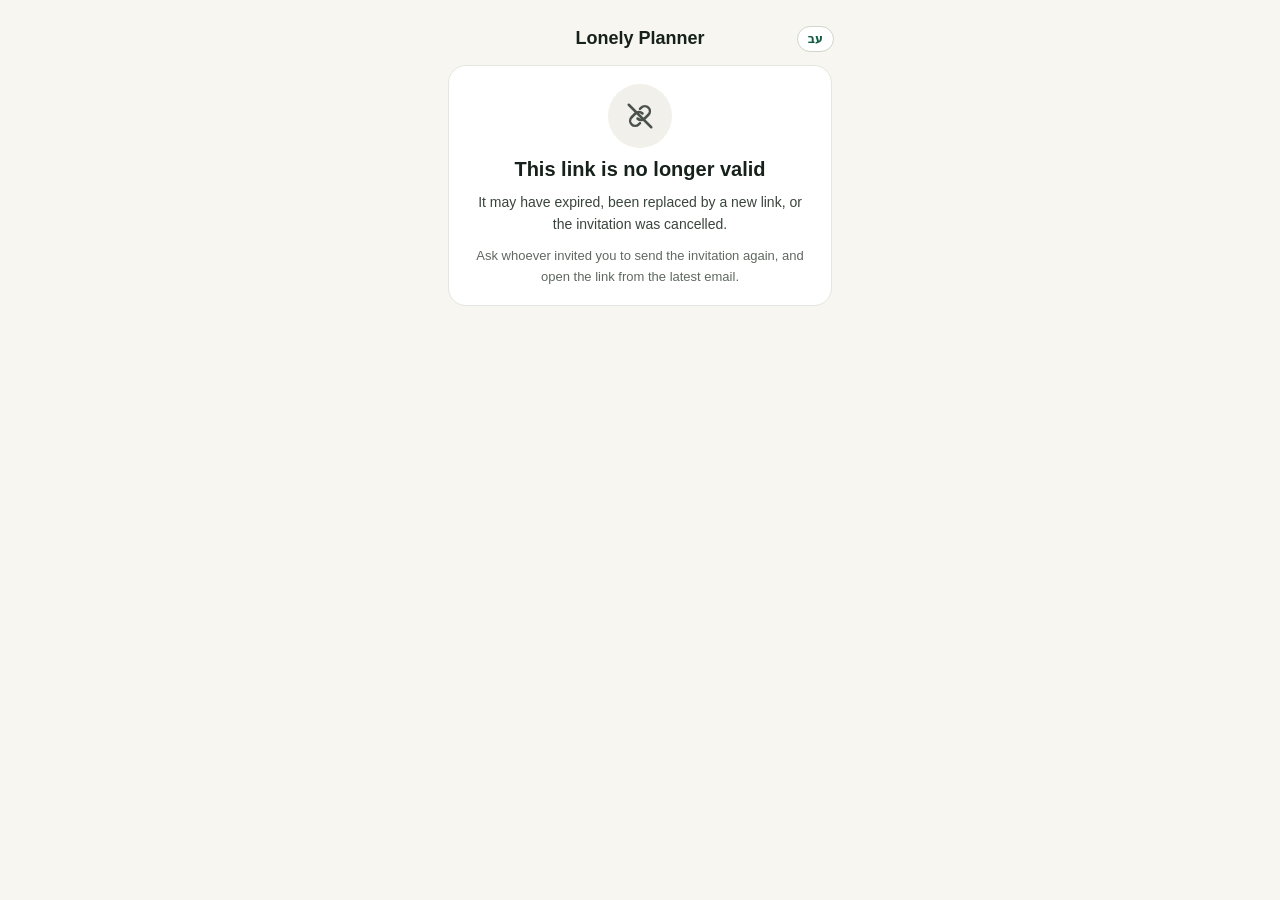
<file: invite/index.html>
<!doctype html>
<html lang="he" dir="rtl">
<head>
<meta charset="utf-8">
<meta name="viewport" content="width=device-width,initial-scale=1">
<meta name="referrer" content="no-referrer">
<meta name="theme-color" content="#0f6b4f">
<title>הזמנה · Lonely Planner</title>
<!-- CHANGE 2026-10-12 F04-NAME-01: display name Plan_Travel → Lonely Planner (title + brand). -->
<!-- Lonely Planner invite page · version 3.0.0-alpha.18.6 · F13 stage 1
     CHANGE 2026-11-24 F13-INV-01: what changed from 3.0.0-alpha.11: new flag LANG_FEATURE ('beta' default). With 'on' — or 'beta' on a device with localStorage 'pt-f13-beta'==='1' — every screen of this page
     (checking, valid, invalid, no connection, the in-app browser / iPhone / Android variants, the Google button) speaks Hebrew or English: device choice pt:_device:lang → browser language → Hebrew; a small "EN / עב"
     switch at the top re-renders in place (the token stays in memory only, never stored); <html lang dir> and the title follow; names are wrapped in <bdi>. 'off' (and every other device) = exactly alpha.11.
     Plan_Travel invite page · version 3.0.0-alpha.11 · F22a
     CHANGE 2026-11-07 F22A-INV-01: what changed from 3.0.0-alpha.10 (this page last changed in alpha.7.2): new flag ACCOUNT_FEATURE
     (same name and values as the app's; shipped 'beta'). With it on (or 'beta' on a device with localStorage['pt-f22-beta']==='1',
     same origin as the app) a VALID invite also shows "המשך עם Google" under the code button (spec C10). It opens
     ../app/?f22=google (no token: the wizard finds the invite by the confirmed Google email, find_invite_for_email). Not shown
     in the iPhone home-screen app (C9). 'off' = exactly the alpha.10 page.
     Previous: Plan_Travel invite page · version 3.0.0-alpha.7.2 (CHANGE 2026-10-26 FIX-VER-04: no change in this page; version aligned with the app hotfix 3.0.0-alpha.7.2. Before: 3.0.0-alpha.7.1) · F04 + F04-HOME
     CHANGE 2026-10-26 F04H-INV-VER: version comment 3.0.0-alpha.4 → 3.0.0-alpha.7.1 (F04-HOME, docs/F04-HOME_spec.md).
     CHANGE 2026-10-26 F04H-INV-01: what changed from 3.0.0-alpha.7 (this page last changed in alpha.4): new flag
     HOME_INSTALL_FEATURE ('on'). With it on and a VALID token: (1) inside a mail app's in-app browser (§3.1) the page shows
     "פותחים בדפדפן הרגיל" — iPhone: "פתיחה בספארי" (x-safari-https://, on tap only) + manual steps; Android: one automatic
     intent:// hop to Chrome per load (the token travels as ?t= for that hop only and is read like #invite=) + the fallback
     button "לא נפתח? פתיחה ב-Chrome"; (2) iPhone Safari (not in-app): the valid card shrinks to one row and the card "קודם
     מוסיפים את האפליקציה למסך הבית" (3 steps, info line, "הוספתי – מה עכשיו?" sheet, "להמשיך בדפדפן בלי להתקין" = today's
     link); (3) Android: one-row card + today's steps and button + "בסוף ההקמה תוכלו להתקין את האפליקציה" (C2); (4) desktop:
     today's page; (5) the installed-app note names "כניסה עם המייל". Invalid / no-connection states are unchanged and never
     hop. The token is still never stored or logged. 'off' = exactly the alpha.7 page (?t= ignored).
     CHANGE 2026-10-12 F04-INV-01: what changed from 3.0.0-alpha.3.6: the VALID card now leads into the app's setup wizard
     (artboard F04_Landing): copy "…הזמין אותך לנהל את הקבוצה "<draft>". ההקמה לוקחת כ-3 דקות.", an expiry line instead of
     the amber "wizard not available" note, steps "מה יקרה עכשיו" (1 = the app sends a 6-digit code), an ENABLED link-button
     "פתיחה באפליקציה והקמת הטיול" → ../app/?invite=1#invite=<token>, and a note for an app already installed on the home
     screen.
     CHANGE 2026-10-12 F04-INV-02: the installed-app note now names the app's real button "כניסה עם הזמנה" (was the
     mockup wording "קיבלתי הזמנה לנהל טיול"; Or 2026-10-12: align to the button). The invalid and no-connection states are unchanged. The token is still never stored or logged; it only appears
     in that button's link (the app reads it from the #hash and removes it from the address bar at once, F03-LAND-01).
     CHANGE 2026-10-10 F03-LAND-05: new file (first version forwarded the tab to /app/).
     CHANGE 2026-10-10 F03-LAND-06: this page now IS the invite landing; it no longer forwards into /app/.
     What changed from the first version: on Or's phone the Gmail tap opened this page in a Gmail browser tab, and the
     forward into /app/ (the installed app's scope) was handed to the already-open app, which showed nothing new.
     The page stays outside the app's scope, checks the token itself with the same invite-manager `check` call as the
     app's landing (F03-LAND-01) and shows the same three outcomes: valid, not valid (one generic text), no connection.
     The token is read from the #hash, removed from the address bar at once, never stored and never logged. -->
<style>
*{box-sizing:border-box}
body{margin:0;background:#f7f6f1;color:#17211b;font-family:Arial,'Segoe UI',system-ui,sans-serif}
main{max-width:420px;margin:0 auto;padding:28px 18px;display:flex;flex-direction:column;gap:16px}
.brand{position:relative;text-align:center;font-size:18px;font-weight:900}
.brand .lang{position:absolute;inset-inline-end:-6px;top:50%;transform:translateY(-50%);min-width:44px;min-height:44px;padding:0 4px;border:0;background:transparent;color:#0f5c43;cursor:pointer;font-family:inherit}
.brand .lang span{display:inline-block;border:1px solid #cfd6cc;border-radius:14px;background:#fff;padding:6px 10px;font-size:12px;font-weight:800;line-height:1}   /* CHANGE 2026-11-24 F13-INV-01: new */
.card{background:#fff;border:1px solid #e4e6df;border-radius:18px;padding:18px}
.center{text-align:center;display:flex;flex-direction:column;align-items:center;gap:10px}
.ring{width:64px;height:64px;border-radius:50%;background:#f1f0ea;display:flex;align-items:center;justify-content:center}
.ring.ok{background:#eaf7ef}
h1{margin:0;font-size:20px}
p{margin:0;font-size:14px;line-height:1.6;color:#3a443d}
.small{font-size:13px;color:#5f6861}
.note{background:#fef3e2;color:#6b3a02;border-radius:12px;padding:10px 12px;font-size:12.5px;line-height:1.5}
.steps b{font-size:13.5px;display:block;padding-bottom:6px}
.step{display:flex;gap:10px;align-items:center;font-size:13px;padding:8px 0;border-top:1px solid #efeee8}
.num{width:24px;height:24px;border-radius:50%;background:#f1f0ea;color:#4b524c;font-size:12px;font-weight:800;display:flex;align-items:center;justify-content:center;flex-shrink:0}
.btn{display:flex;align-items:center;justify-content:center;width:100%;min-height:48px;border:0;border-radius:14px;font-size:15px;font-weight:800;font-family:inherit;background:#0f6b4f;color:#fff}
.btn[disabled]{background:#e4e6df;color:#5f6861}
/* CHANGE 2026-10-12 F04-INV-01: new rules for the valid card (link-button, green step numbers, installed-app note) */
a.btn{text-decoration:none;box-shadow:0 4px 12px #0f6b4f40;text-align:center;padding:0 12px}
.steps.go .num{background:#edf8f3;color:#0b5841}
.exp{font-size:12px;color:#5f6861}
.inst{display:flex;gap:8px;align-items:flex-start;background:#fff;border:1px solid #e4e6df;border-radius:14px;padding:10px 12px;font-size:12px;color:#3a443d;line-height:1.5}
.inst svg{flex-shrink:0;margin-top:2px}
/* CHANGE 2026-10-26 F04H-INV-02: new rules for the F04-HOME variants (new class names only: h-*) */
.h-row1{display:flex;gap:12px;align-items:center;padding:12px 14px}
.h-row1 .ring{width:40px;height:40px;flex-shrink:0}
.h-row1 .ring svg{width:22px;height:22px}
.h-row1 h1{font-size:16px}
.h-main{flex:1;min-width:0;display:flex;flex-direction:column;gap:2px}
.h-main span{font-size:12.5px;color:#5f6861;overflow-wrap:anywhere}
.h-col{display:flex;flex-direction:column;gap:12px}
.h-col h2,.steps h2{margin:0;font-size:17px;line-height:1.35}
.steps h2{padding-bottom:8px}
.h-tiny{font-size:12px;color:#5f6861;line-height:1.55;margin:0}
.h-tiny b{color:#3a443d}
.h-ol{margin:4px 0 0;padding:0 18px 0 0;font-size:12.5px;color:#3a443d;line-height:1.6}
.btn.h-out{background:#fff;color:#0f6b4f;border:1.5px solid #0f6b4f;box-shadow:none}
.h-skip{display:flex;align-items:center;justify-content:center;min-height:44px;color:#0f6b4f;font-size:14px;font-weight:700;text-decoration:underline;text-underline-offset:3px}
.h-c2{text-align:center}
.h-share{display:inline-block;vertical-align:-3px;margin:0 2px}
.h-layer{position:fixed;inset:0;z-index:10;display:flex;align-items:flex-end;justify-content:center}
.h-layer[hidden]{display:none}
.h-scrim{position:absolute;inset:0;background:#0f172a66}
.h-sheet{position:relative;width:100%;max-width:520px;background:#fff;border-radius:20px 20px 0 0;padding:18px 18px calc(24px + env(safe-area-inset-bottom));display:flex;flex-direction:column;gap:12px;box-shadow:0 -8px 28px #00000020}
.h-sheet h2{margin:0;font-size:17px}
.spin{width:28px;height:28px;border:3px solid #e4e6df;border-top-color:#0f6b4f;border-radius:50%;animation:s 1s linear infinite}
@keyframes s{to{transform:rotate(360deg)}}
/* CHANGE 2026-11-07 F22A-INV-03: new rule (no alpha.10 equivalent): the Google button (Google sign-in branding: white, grey border, "G" mark) */
.gbtn{display:flex;align-items:center;justify-content:center;gap:10px;width:100%;min-height:48px;border:1px solid #747775;border-radius:14px;background:#fff;color:#1f1f1f;font-family:Roboto,Arial,sans-serif;font-size:15px;font-weight:600;text-decoration:none}
@media (prefers-reduced-motion:reduce){.spin{animation:none}}
</style>
</head>
<body>
<main id="m" aria-live="polite"><div class="brand">Lonely Planner</div><section class="card center" aria-busy="true"><div class="spin" aria-hidden="true"></div><h1 style="font-size:17px">בודקים את ההזמנה…</h1></section></main>
<script>
/* CHANGE 2026-10-26 F04H-INV-FLAG: new flag (no alpha.7 equivalent), same name as the app's. 'on' = F04-HOME variants
   (F04H-INV-01); 'off' = exactly the alpha.7 page. */
const HOME_INSTALL_FEATURE='on';
/* CHANGE 2026-11-07 F22A-INV-FLAG: new flag (no alpha.10 equivalent), same name and values as the app's ('off' | 'on' | 'beta'). */
const ACCOUNT_FEATURE='beta';
/* CHANGE 2026-11-24 F13-INV-01: new flag (no alpha.11 equivalent). 'on' = Hebrew/English; 'beta' = English only on a device with pt-f13-beta=1; 'off' = alpha.11. */
const LANG_FEATURE='on';/* CHANGE 2026-11-25 F13-ON-01: was 'beta' (alpha.21.11). English is now on for every trip except Vietnam (always Hebrew/RTL, D3); approved by Or 2026-11-25. Revert: set 'beta' or 'off'. */
(function(){
  'use strict';
  /* CHANGE 2026-11-24 F13-INV-01: new — language engine + dictionary (every Hebrew string below is a key; the Hebrew text is verbatim the old text) */
  var D={he:{
   loading:'בודקים את ההזמנה…',invT:'הקישור כבר לא בתוקף',invP1:'ייתכן שפג תוקפו, שנשלח במקומו קישור חדש, או שההזמנה בוטלה.',invP2:'בקש/י ממי שהזמין אותך לשלוח את ההזמנה שוב, ופתח/י את הקישור מהמייל האחרון.',
   retry:'נסו שוב',offline:'אין חיבור. נסו שוב',chkFail:'לא הצלחנו לבדוק את ההזמנה. נסו שוב',verified:'ההזמנה שלך אומתה',admin:'מנהל המערכת',
   invitedN:'{who} הזמין אותך לנהל את הקבוצה <b>"{g}"</b>. ההקמה לוקחת כ-3 דקות.',invitedNew:'{who} הזמין אותך לנהל קבוצה חדשה. ההקמה לוקחת כ-3 דקות.',
   exp:'הקישור בתוקף עד {d}',what:'מה יקרה עכשיו',s1:'האפליקציה נפתחת ושולחת קוד בן 6 ספרות למייל שלך',s2:'שם הטיול, תאריכים ושפה',s3:'מדינות ומטבעות',s4:'קישור הצטרפות לשליחה בווטסאפ',
   open:'פתיחה באפליקציה והקמת הטיול',inst:'האפליקציה כבר מותקנת אצלך במסך הבית? אפשר לפתוח אותה משם ולבחור "{b}".',signMail:'כניסה עם המייל',signInv:'כניסה עם הזמנה',
   newGroup:'קבוצה חדשה',until:' · בתוקף עד {d}',foot:'ההזמנה עצמה בתוקף. אם הדף נסגר – לוחצים שוב על הכפתור במייל.',
   inAppT:'פותחים בדפדפן הרגיל',inAppP:'הדף נפתח בתוך אפליקציית המייל, ושם ההקמה לא נשמרת. ממשיכים {b} – זה לוקח שנייה.',bSafari:'בספארי',bChrome:'ב-Chrome',
   hSafari:'פתיחה בספארי',notWork:'הכפתור לא עבד?',o1:'לוחצים על ⋯ בפינת המסך',o2:'בוחרים "פתיחה בספארי"',ifNot:'אם {b} לא נפתח לבד:',hChrome:'לא נפתח? פתיחה ב-Chrome',
   iosT:'קודם מוסיפים את האפליקציה למסך הבית',i1:'לוחצים על סמל השיתוף {icon} בסרגל של ספארי',i2:'בוחרים "הוספה למסך הבית"',i3:'פותחים את Lonely Planner ממסך הבית ולוחצים "כניסה עם המייל"',
   i4:"לא רואים 'הוספה למסך הבית'? פותחים את הדף בספארי",iInfo:'באפליקציה נשלח קוד בן 6 ספרות למייל שאליו נשלחה ההזמנה. הקוד מופיע בכותרת המייל – רואים אותו בהתראה.',
   hAdded:'הוספתי – מה עכשיו?',hSkip:'להמשיך בדפדפן בלי להתקין',sheetT:'עכשיו פותחים את האפליקציה',sheetP:'נשלח קוד בן 6 ספרות למייל שאליו נשלחה ההזמנה – רואים אותו בהתראה של המייל.',got:'הבנתי',
   c2:'בסוף ההקמה תוכלו להתקין את האפליקציה',gBtn:'המשך עם Google',gNote:'עם חשבון Google של המייל שאליו נשלחה ההזמנה',share:'שיתוף',title:'הזמנה · Lonely Planner'
  },en:{
   loading:'Checking the invitation…',invT:'This link is no longer valid',invP1:'It may have expired, been replaced by a new link, or the invitation was cancelled.',invP2:'Ask whoever invited you to send the invitation again, and open the link from the latest email.',
   retry:'Try again',offline:'No connection. Try again',chkFail:"Couldn't check the invitation. Try again",verified:'Your invitation is verified',admin:'The system administrator',
   invitedN:'{who} invited you to manage the group <b>"{g}"</b>. Setup takes about 3 minutes.',invitedNew:'{who} invited you to manage a new group. Setup takes about 3 minutes.',
   exp:'This link is valid until {d}',what:'What happens next',s1:'The app opens and sends a 6-digit code to your email',s2:'Trip name, dates and language',s3:'Countries and currencies',s4:'A join link to send on WhatsApp',
   open:'Open in the app and set up the trip',inst:'Already have the app on your home screen? Open it from there and choose "{b}".',signMail:'Sign in with email',signInv:'Sign in with invitation',
   newGroup:'New group',until:' · Valid until {d}',foot:'The invitation itself is still valid. If the page closes, tap the button in the email again.',
   inAppT:'Open in your regular browser',inAppP:"This page opened inside your email app, where the setup isn't saved. Continue in {b} – it takes a second.",bSafari:'Safari',bChrome:'Chrome',
   hSafari:'Open in Safari',notWork:"Didn't work?",o1:'Tap ⋯ in the corner of the screen',o2:'Choose "Open in Safari"',ifNot:"If {b} doesn't open by itself:",hChrome:"Didn't open? Open in Chrome",
   iosT:'First, add the app to your home screen',i1:"Tap the Share icon {icon} in Safari's toolbar",i2:'Choose "Add to Home Screen"',i3:'Open Lonely Planner from the home screen and tap "Sign in with email"',
   i4:"Don't see 'Add to Home Screen'? Open this page in Safari",iInfo:"The app sends a 6-digit code to the email the invitation was sent to. The code is in the email's subject line – you'll see it in the notification.",
   hAdded:'I added it – what now?',hSkip:'Continue in the browser without installing',sheetT:'Now open the app',sheetP:"A 6-digit code is sent to the email the invitation was sent to – you'll see it in the email notification.",got:'Got it',
   c2:'At the end of setup you can install the app',gBtn:'Continue with Google',gNote:'With the Google account of the email the invitation was sent to',share:'Share',title:'Invitation · Lonely Planner'
  }};
  var LANG_BETA=false;try{LANG_BETA=window.localStorage.getItem('pt-f13-beta')==='1'}catch(e){}
  var LANG_ON=LANG_FEATURE==='on'||(LANG_FEATURE==='beta'&&LANG_BETA);
  function pickLang(v){var s=String(v==null?'':v).toLowerCase().slice(0,2);return s==='he'||s==='iw'?'he':s==='en'?'en':null}
  function lang(){
   if(!LANG_ON)return'he';
   var dv=null;try{dv=window.localStorage.getItem('pt:_device:lang')}catch(e){}
   return pickLang(dv)||pickLang(navigator.language||(navigator.languages||[])[0])||'he';
  }
  function tr(k,p,html){
   var L=lang(),s=(D[L]&&D[L][k]!=null)?D[L][k]:(D.he[k]!=null?D.he[k]:k);
   return s.replace(/\{([a-z]+)\}/g,function(all,n){
    if(!p||p[n]==null)return all;
    var v=String(p[n]);return html?(L==='en'?'<bdi>'+esc(v)+'</bdi>':esc(v)):v;
   });
  }
  function applyDoc(){var L=lang(),h=document.documentElement;h.lang=L;h.dir=L==='en'?'ltr':'rtl';document.title=tr('title')}
  function brand(){
   var L=lang(),sw=LANG_ON?'<button type="button" class="lang" id="langSw" data-l="'+(L==='en'?'he':'en')+'" lang="'+(L==='en'?'he':'en')+'" aria-label="'+(L==='en'?'עברית':'English')+'">'+'<span>'+(L==='en'?'עב':'EN')+'</span></button>':'';
   return '<div class="brand">Lonely Planner'+sw+'</div>';
  }
  var ENDPOINT='https://zwufpxnioqaweobnvffs.supabase.co/functions/v1/invite-manager';
  var KEY='sb_publishable_Atuc7ybYTF2o7ujCJBjKjA_So_TbaV8';   /* publishable by design (RLS + the function are the protection) */
  var TOKEN_RE=/^[A-Za-z0-9_-]{43}$/;
  var APP_LINK='../app/?invite=1#invite=';   /* CHANGE 2026-10-12 F04-INV-01: the app's own landing (F03-LAND-01) continues to the F04 wizard */
  /* CHANGE 2026-11-24 F13-INV-01: BRAND and the static screens are functions now (language at render time) — was: var BRAND='<div class="brand">Lonely Planner</div>' and var LOADING / var INVALID */
  var ICON_OK='<svg width="32" height="32" viewBox="0 0 24 24" fill="none" stroke="#146c43" stroke-width="2.4" stroke-linecap="round" stroke-linejoin="round" aria-hidden="true"><path d="M5 12.5l4.5 4.5L19 7.5"/></svg>';
  var ICON_BROKEN='<svg width="30" height="30" viewBox="0 0 24 24" fill="none" stroke="#4b524c" stroke-width="2" stroke-linecap="round" stroke-linejoin="round" aria-hidden="true"><path d="M10 14a4 4 0 0 0 5.7 0l3-3a4 4 0 0 0-5.7-5.7l-1 1"/><path d="M14 10a4 4 0 0 0-5.7 0l-3 3a4 4 0 0 0 5.7 5.7l1-1"/><path d="M3 3l18 18"/></svg>';
  var ICON_WIFI='<svg width="30" height="30" viewBox="0 0 24 24" fill="none" stroke="#4b524c" stroke-width="2" stroke-linecap="round" stroke-linejoin="round" aria-hidden="true"><path d="M2 8.5a15 15 0 0 1 20 0"/><path d="M5 12a10 10 0 0 1 14 0"/><path d="M8.5 15.5a5 5 0 0 1 7 0"/><path d="M12 19h.01"/><path d="M3 3l18 18"/></svg>';
  function LOADING(){return brand()+'<section class="card center" aria-busy="true"><div class="spin" aria-hidden="true"></div><h1 style="font-size:17px">'+tr('loading')+'</h1></section>'}
  function INVALID(){return brand()+'<section class="card center"><div class="ring">'+ICON_BROKEN+'</div><h1>'+tr('invT')+'</h1><p>'+tr('invP1')+'</p><p class="small">'+tr('invP2')+'</p></section>'}
  function esc(s){return String(s==null?'':s).replace(/[&<>"']/g,function(c){return{'&':'&amp;','<':'&lt;','>':'&gt;','"':'&quot;',"'":'&#39;'}[c]})}
  function pad(n){return n<10?'0'+n:''+n}
  function dmy(ts){var d=new Date(ts);return isNaN(d)?'':pad(d.getDate())+'/'+pad(d.getMonth()+1)+'/'+d.getFullYear()}
  function net(msg){return brand()+'<section class="card center"><div class="ring">'+ICON_WIFI+'</div><h1>'+esc(msg)+'</h1><button type="button" class="btn" id="retry">'+tr('retry')+'</button></section>'}
  /* CHANGE 2026-10-12 F04-INV-01: valid card per artboard F04_Landing (was: amber note + disabled "התחלת הקמה · בקרוב") */
  /* CHANGE 2026-10-26 F04H-INV-04: the installed-app note names the app's gate button; with HOME_INSTALL_FEATURE='on' it is
     "כניסה עם המייל" (C1), 'off' "כניסה עם הזמנה" as in alpha.7. */
  function noteBtn(){return HOME_INSTALL_FEATURE==='on'?tr('signMail'):tr('signInv')}   /* CHANGE 2026-11-24 F13-INV-01: was var NOTE_BTN (a constant string) */
  var ICON_PHONE='<svg width="16" height="16" viewBox="0 0 24 24" fill="none" stroke="#0f6b4f" stroke-width="2" stroke-linecap="round" stroke-linejoin="round" aria-hidden="true"><rect x="7" y="2" width="10" height="20" rx="2"/><path d="M11 18h2"/></svg>';
  function valid(j){
    var who=j.inviter_name||tr('admin');
    var invited=j.draft_name?tr('invitedN',{who:who,g:j.draft_name},true):tr('invitedNew',{who:who},true);
    var exp=dmy(j.expires_at);
    return brand()+'<section class="card center"><div class="ring ok">'+ICON_OK+'</div><h1>'+tr('verified')+'</h1><p>'+invited+'</p>'+
      (exp?'<p class="exp" id="exp">'+tr('exp',{d:exp},true)+'</p>':'')+'</section>'+
      '<section class="card steps go"><b>'+tr('what')+'</b>'+
      '<div class="step"><span class="num">1</span><span>'+tr('s1')+'</span></div>'+
      '<div class="step"><span class="num">2</span><span>'+tr('s2')+'</span></div>'+
      '<div class="step"><span class="num">3</span><span>'+tr('s3')+'</span></div>'+
      '<div class="step"><span class="num">4</span><span>'+tr('s4')+'</span></div></section>'+
      '<a class="btn" id="open" href="'+esc(APP_LINK+token)+'">'+tr('open')+'</a>'+
      '<div class="inst">'+ICON_PHONE+'<span>'+tr('inst',{b:noteBtn()})+'</span></div>';
  }
  /* CHANGE 2026-10-26 F04H-INV-03: new lines (no alpha.7 equivalent) — platform detection (§3.1) and the three F04-HOME variants.
     inApp: Gmail/Google app (GSA), Facebook, Instagram, LINE, LinkedIn, Outlook, any Android WebView ("; wv)"), and any iOS
     browser without the "Safari/" token (WKWebView in Gmail/Outlook). SFSafariViewController cannot be detected (covered by
     the small line on the iPhone install card). */
  var HOMEI=HOME_INSTALL_FEATURE==='on';
  var UA=String(navigator.userAgent||'');
  var IS_IOS=/iPhone|iPad|iPod/i.test(UA)||(navigator.platform==='MacIntel'&&navigator.maxTouchPoints>1);
  var IS_ANDROID=/Android/i.test(UA);
  var IN_APP=/\b(GSA|FBAN|FBAV|Instagram|Line|LinkedInApp|Outlook|; wv\))/i.test(UA)||(IS_IOS&&!/Safari\//.test(UA));
  var hopped=false;   /* the automatic Android hop runs once per page load */
  var ICON_SHARE='<svg class="h-share" width="16" height="16" viewBox="0 0 24 24" fill="none" stroke="#0f6b4f" stroke-width="2" stroke-linecap="round" stroke-linejoin="round" aria-label="Share" role="img"><path d="M12 15V3"/><path d="M8 7l4-4 4 4"/><path d="M5 11v9h14v-9"/></svg>';
  var ICON_INFO='<svg width="16" height="16" viewBox="0 0 24 24" fill="none" stroke="#0f6b4f" stroke-width="2" stroke-linecap="round" stroke-linejoin="round" aria-hidden="true"><circle cx="12" cy="12" r="9"/><path d="M12 11v6M12 7.5v.5"/></svg>';
  function row1(j){
    var exp=dmy(j.expires_at);
    return '<section class="card h-row1"><div class="ring ok">'+ICON_OK+'</div><div class="h-main"><h1>'+tr('verified')+'</h1><span>'+
      (j.draft_name?'<bdi>'+esc(j.draft_name)+'</bdi>':tr('newGroup'))+(exp?tr('until',{d:exp},true):'')+'</span></div></section>';
  }
  function here(){return location.host+location.pathname}
  function safariUrl(){return 'x-safari-https://'+here()+'#invite='+token}
  function intentUrl(){return 'intent://'+here()+'?t='+token+'#Intent;scheme=https;package=com.android.chrome;end'}
  function FOOT(){return'<p class="small" style="text-align:center">'+tr('foot')+'</p>'}   /* CHANGE 2026-11-24 F13-INV-01: was var FOOT (a constant) */
  function inAppPage(j){
    var b='Chrome';
    return brand()+row1(j)+'<section class="card h-col"><h2>'+tr('inAppT')+'</h2>'+
      '<p>'+tr('inAppP',{b:tr(IS_IOS?'bSafari':'bChrome')})+'</p>'+
      (IS_IOS?'<button type="button" class="btn" id="hSafari">'+tr('hSafari')+'</button>'+
        '<p class="h-tiny"><b>'+tr('notWork')+'</b></p><ol class="h-ol"><li>'+tr('o1')+'</li><li>'+tr('o2')+'</li></ol>'
      :'<p class="h-tiny">'+tr('ifNot',{b:b})+'</p><button type="button" class="btn" id="hChrome">'+tr('hChrome')+'</button>')+
      '</section>'+FOOT();
  }
  function iosPage(j){
    return brand()+row1(j)+'<section class="card steps go"><h2>'+tr('iosT')+'</h2>'+
      '<div class="step"><span class="num">1</span><span>'+tr('i1').replace('{icon}',ICON_SHARE.replace('aria-label="Share"','aria-label="'+tr('share')+'"'))+'</span></div>'+
      '<div class="step"><span class="num">2</span><span>'+tr('i2')+'</span></div>'+
      '<div class="step"><span class="num">3</span><span>'+tr('i3')+'</span></div>'+
      '<p class="h-tiny" style="padding-top:6px">'+tr('i4')+'</p></section>'+
      '<div class="inst">'+ICON_INFO+'<span>'+tr('iInfo')+'</span></div>'+
      '<button type="button" class="btn" id="hAdded" aria-haspopup="dialog">'+tr('hAdded')+'</button>'+
      '<a class="h-skip" id="hSkip" href="'+esc(APP_LINK+token)+'">'+tr('hSkip')+'</a>'+
      '<div class="h-layer" id="hLayer" hidden><div class="h-scrim" id="hScrim"></div><section class="h-sheet" role="dialog" aria-modal="true" aria-labelledby="hSheetT">'+
      '<h2 id="hSheetT">'+tr('sheetT')+'</h2><div class="step" style="border:0;padding:0"><span class="num" style="background:#edf8f3;color:#0b5841">3</span><span>'+tr('i3')+'</span></div>'+
      '<p class="h-tiny">'+tr('sheetP')+'</p>'+
      '<button type="button" class="btn" id="hSheetOk">'+tr('got')+'</button></section></div>';
  }
  function androidPage(j){
    /* today's valid page (valid() unchanged) with its first card replaced by the one-row card, + the C2 line under the button */
    var v=valid(j),i=v.indexOf('<section class="card steps go">');
    return brand()+row1(j)+v.slice(i).replace('</a>','</a><p class="small h-c2">'+tr('c2')+'</p>');
  }
  function renderHome(j){
    if(IN_APP&&(IS_IOS||IS_ANDROID)){
      render(inAppPage(j));
      var sf=document.getElementById('hSafari');if(sf)sf.onclick=function(){location.href=safariUrl()};
      var ch=document.getElementById('hChrome');if(ch)ch.onclick=function(){location.href=intentUrl()};
      if(IS_ANDROID&&!hopped){hopped=true;location.href=intentUrl()}
      return;
    }
    if(IS_IOS&&navigator.standalone!==true){
      render(iosPage(j));
      var L=document.getElementById('hLayer'),ret=null;
      var close=function(){L.hidden=true;if(ret)try{ret.focus()}catch(e){}};
      document.getElementById('hAdded').onclick=function(){ret=this;L.hidden=false;try{document.getElementById('hSheetOk').focus()}catch(e){}};
      document.getElementById('hSheetOk').onclick=close;
      document.getElementById('hScrim').onclick=close;
      document.addEventListener('keydown',function(e){if(e.key==='Escape'&&!L.hidden)close()});
      return;
    }
    render(IS_ANDROID?androidPage(j):valid(j));
  }
  var m=document.getElementById('m');
  function render(html){
    m.innerHTML=html;var r=document.getElementById('retry');if(r)r.onclick=check;googleBtn();
    /* CHANGE 2026-11-24 F13-INV-01: the language switch re-checks in place (the token is still only in memory) */
    var sw=document.getElementById('langSw');
    if(sw)sw.onclick=function(){try{window.localStorage.setItem('pt:_device:lang',sw.getAttribute('data-l'))}catch(e){}applyDoc();check()};
  }
  /* CHANGE 2026-11-07 F22A-INV-02: new lines (no alpha.10 equivalent): "המשך עם Google" under the code button of a valid invite
     (#open on the desktop / Android card, #hSkip on the iPhone card), spec C10. Off / beta device without the key: nothing. */
  function f22On(){
    if(ACCOUNT_FEATURE==='on')return true;
    if(ACCOUNT_FEATURE!=='beta')return false;
    try{return window.localStorage.getItem('pt-f22-beta')==='1'}catch(e){return false}
  }
  var G_SVG='<svg width="18" height="18" viewBox="0 0 48 48" aria-hidden="true"><path fill="#EA4335" d="M24 9.5c3.54 0 6.71 1.22 9.21 3.6l6.85-6.85C35.9 2.38 30.47 0 24 0 14.62 0 6.51 5.38 2.56 13.22l7.98 6.19C12.43 13.72 17.74 9.5 24 9.5z"/><path fill="#4285F4" d="M46.98 24.55c0-1.57-.15-3.09-.38-4.55H24v9.02h12.94c-.58 2.96-2.26 5.48-4.78 7.18l7.73 6c4.51-4.18 7.09-10.36 7.09-17.65z"/><path fill="#FBBC05" d="M10.53 28.59c-.48-1.45-.76-2.99-.76-4.59s.27-3.14.76-4.59l-7.98-6.19C.92 16.46 0 20.12 0 24c0 3.88.92 7.54 2.56 10.78l7.97-6.19z"/><path fill="#34A853" d="M24 48c6.48 0 11.93-2.13 15.89-5.81l-7.73-6c-2.15 1.45-4.92 2.3-8.16 2.3-6.26 0-11.57-4.22-13.47-9.91l-7.98 6.19C6.51 42.62 14.62 48 24 48z"/></svg>';
  function googleBtn(){
    if(!f22On()||document.getElementById('ptF22InvGoogle'))return;
    if((/iPhone|iPad|iPod/i.test(String(navigator.userAgent||''))||(navigator.platform==='MacIntel'&&navigator.maxTouchPoints>1))&&navigator.standalone===true)return;
    var a=document.getElementById('open')||document.getElementById('hSkip');if(!a)return;
    a.insertAdjacentHTML('afterend','<a class="gbtn" id="ptF22InvGoogle" href="../app/?f22=google">'+G_SVG+'<span>'+tr('gBtn')+'</span></a>'+
      '<p class="small" style="text-align:center" id="ptF22InvNote">'+tr('gNote')+'</p>');
  }
  var h=String(location.hash||''),d=h;
  try{d=decodeURIComponent(h)}catch(e){}
  var mm=/^#invite=([A-Za-z0-9_-]{43})\s*$/.exec(d);
  var token=mm?mm[1]:'';
  /* CHANGE 2026-10-26 F04H-INV-05: new lines (no alpha.7 equivalent): with HOME_INSTALL_FEATURE='on' a token that arrived as
     ?t= (the Android intent:// hop, which cannot carry a #fragment) is read like #invite= — into memory only; the
     replaceState below removes it from the address bar together with the hash. 'off': ?t= is ignored (alpha.7). */
  if(HOME_INSTALL_FEATURE==='on'&&!token){var tq='';try{tq=new URLSearchParams(location.search).get('t')||''}catch(e){}if(TOKEN_RE.test(tq))token=tq}
  try{history.replaceState(null,'',location.pathname)}catch(e){}
  function check(){
    render(LOADING());
    if(!TOKEN_RE.test(token)){render(INVALID());return}
    if(navigator.onLine===false){render(net(tr('offline')));return}
    var ctl=('AbortController' in window)?new AbortController():null;
    var t=setTimeout(function(){if(ctl)ctl.abort()},10000);
    fetch(ENDPOINT,{method:'POST',headers:{'Content-Type':'application/json','apikey':KEY},body:JSON.stringify({action:'check',token:token}),signal:ctl?ctl.signal:undefined,cache:'no-store'})
      .then(function(r){clearTimeout(t);return r.json().then(function(j){return{ok:r.ok,j:j}},function(){return{ok:false,j:null}})})
      .then(function(x){if(!x.ok||!x.j){render(net(tr('chkFail')));return}if(x.j.valid===true&&HOMEI){renderHome(x.j);return}/* CHANGE 2026-10-26 F04H-INV-06: valid + flag on → the F04-HOME variant (F04H-INV-03); otherwise as before */render(x.j.valid===true?valid(x.j):INVALID())})
      ['catch'](function(){clearTimeout(t);render(net(tr('offline')))});
  }
  if(LANG_ON)applyDoc();   /* CHANGE 2026-11-24 F13-INV-01: <html lang dir> + title */
  check();
})();
</script>
</body>
</html>
</file>
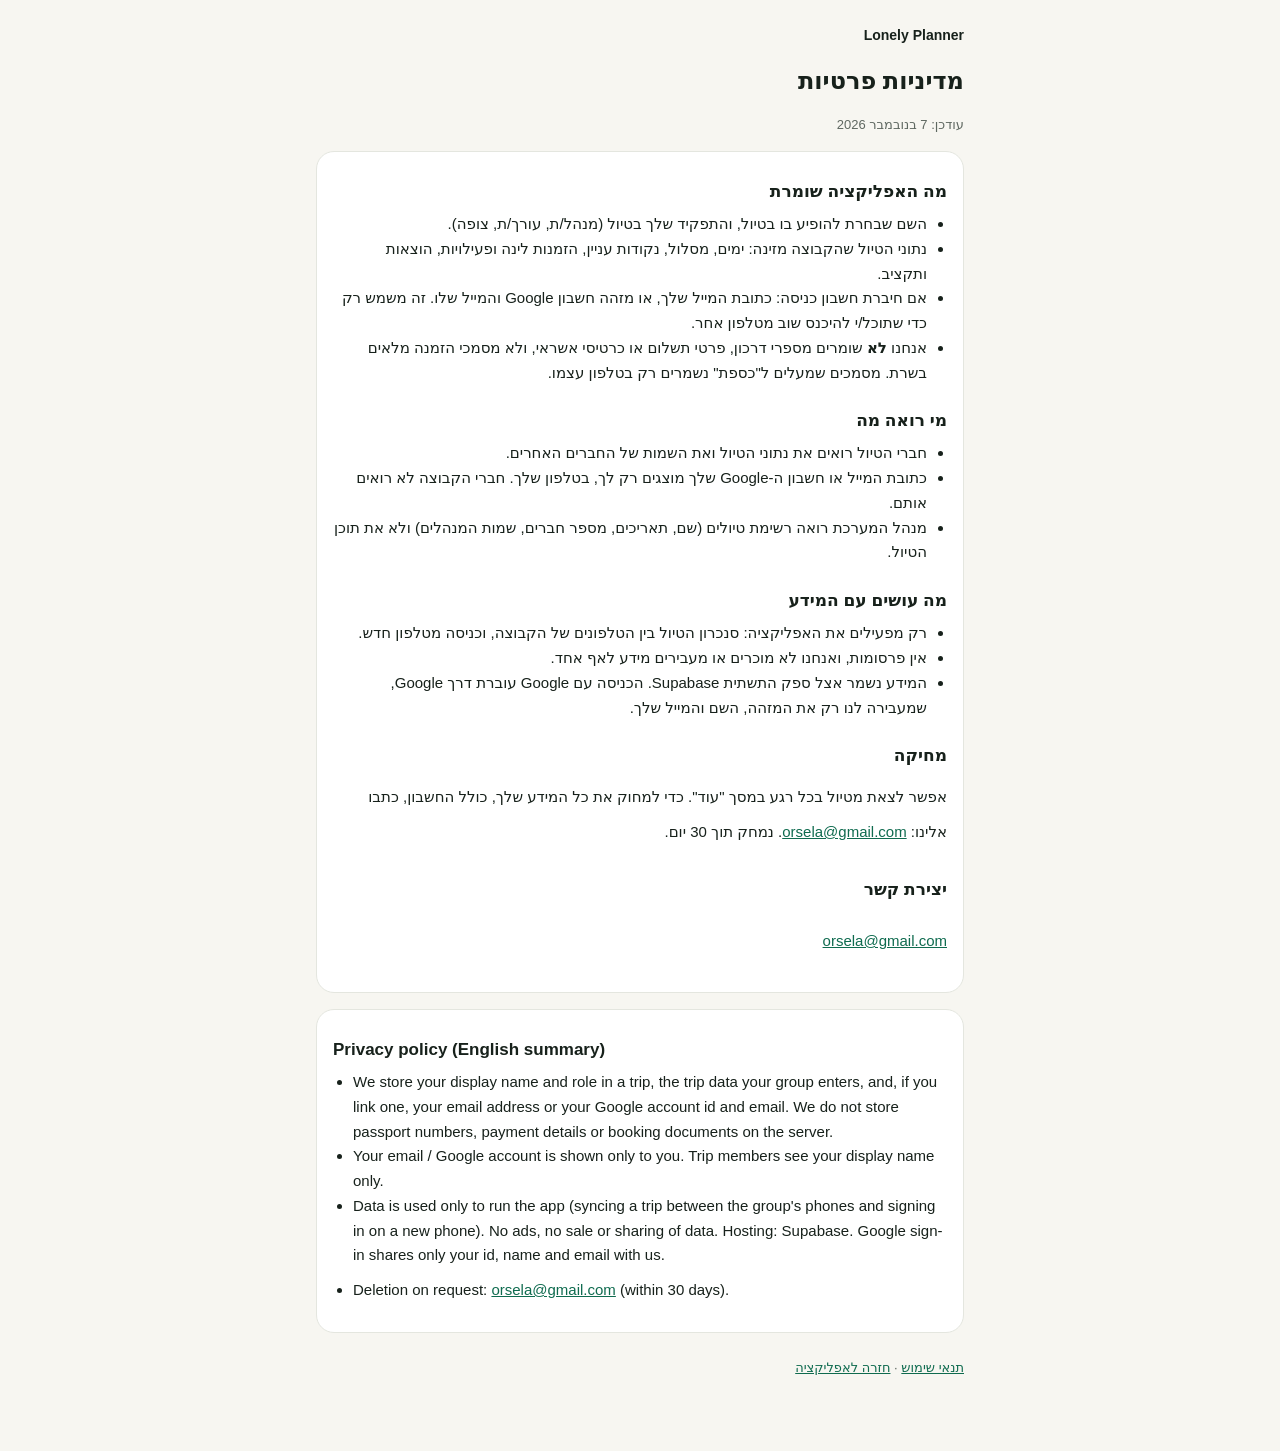
<file: privacy/index.html>
<!doctype html>
<html lang="he" dir="rtl">
<head>
<meta charset="utf-8">
<meta name="viewport" content="width=device-width,initial-scale=1">
<title>מדיניות פרטיות · Lonely Planner</title>
<!-- Lonely Planner privacy page · version 3.0.0-alpha.11 · F22a
     CHANGE 2026-11-07 F22A-PRIV-01: new file (no previous version). Static page, no scripts, no external requests (spec C12).
     Linked from the gate footer and from "עוד → אני". Required by Google's OAuth consent screen (Branding → privacy policy).
     טיוטה לאישור — draft for Or's approval before merge. -->
<style>
:root{--bg:#f7f6f1;--card:#fff;--text:#17211b;--muted:#5f6861;--line:#e4e6df;--primary:#0f6b4f}
@media (prefers-color-scheme:dark){:root{--bg:#111614;--card:#1a211d;--text:#eef2ee;--muted:#a7b0a9;--line:#2c3530;--primary:#5fc49b}}
*{box-sizing:border-box}
body{margin:0;background:var(--bg);color:var(--text);font-family:Arial,'Segoe UI',system-ui,sans-serif;font-size:15px;line-height:1.65}
main{max-width:680px;margin:0 auto;padding:24px 16px 48px}
.brand{font-size:14px;font-weight:900}
h1{font-size:24px;margin:14px 0 4px}
h2{font-size:17px;margin:22px 0 6px}
p,li{color:var(--text)}
.muted{color:var(--muted);font-size:13px}
.card{background:var(--card);border:1px solid var(--line);border-radius:18px;padding:4px 16px 14px;margin-top:16px}
ul{padding:0 20px 0 0;margin:6px 0}
a{color:var(--primary);display:inline-block;min-height:44px;line-height:44px}
section[lang=en]{direction:ltr;text-align:left}
section[lang=en] ul{padding:0 0 0 20px}
</style>
</head>
<body>
<main>
<div class="brand">Lonely Planner</div>
<h1>מדיניות פרטיות</h1>
<p class="muted">עודכן: 7 בנובמבר 2026</p>

<div class="card">
<h2>מה האפליקציה שומרת</h2>
<ul>
<li>השם שבחרת להופיע בו בטיול, והתפקיד שלך בטיול (מנהל/ת, עורך/ת, צופה).</li>
<li>נתוני הטיול שהקבוצה מזינה: ימים, מסלול, נקודות עניין, הזמנות לינה ופעילויות, הוצאות ותקציב.</li>
<li>אם חיברת חשבון כניסה: כתובת המייל שלך, או מזהה חשבון Google והמייל שלו. זה משמש רק כדי שתוכל/י להיכנס שוב מטלפון אחר.</li>
<li>אנחנו <b>לא</b> שומרים מספרי דרכון, פרטי תשלום או כרטיסי אשראי, ולא מסמכי הזמנה מלאים בשרת. מסמכים שמעלים ל"כספת" נשמרים רק בטלפון עצמו.</li>
</ul>
<h2>מי רואה מה</h2>
<ul>
<li>חברי הטיול רואים את נתוני הטיול ואת השמות של החברים האחרים.</li>
<li>כתובת המייל או חשבון ה-Google שלך מוצגים רק לך, בטלפון שלך. חברי הקבוצה לא רואים אותם.</li>
<li>מנהל המערכת רואה רשימת טיולים (שם, תאריכים, מספר חברים, שמות המנהלים) ולא את תוכן הטיול.</li>
</ul>
<h2>מה עושים עם המידע</h2>
<ul>
<li>רק מפעילים את האפליקציה: סנכרון הטיול בין הטלפונים של הקבוצה, וכניסה מטלפון חדש.</li>
<li>אין פרסומות, ואנחנו לא מוכרים או מעבירים מידע לאף אחד.</li>
<li>המידע נשמר אצל ספק התשתית Supabase. הכניסה עם Google עוברת דרך Google, שמעבירה לנו רק את המזהה, השם והמייל שלך.</li>
</ul>
<h2>מחיקה</h2>
<p>אפשר לצאת מטיול בכל רגע במסך "עוד". כדי למחוק את כל המידע שלך, כולל החשבון, כתבו אלינו: <a href="mailto:orsela@gmail.com">orsela@gmail.com</a>. נמחק תוך 30 יום.</p>
<h2>יצירת קשר</h2>
<p><a href="mailto:orsela@gmail.com">orsela@gmail.com</a></p>
</div>

<section class="card" lang="en">
<h2>Privacy policy (English summary)</h2>
<ul>
<li>We store your display name and role in a trip, the trip data your group enters, and, if you link one, your email address or your Google account id and email. We do not store passport numbers, payment details or booking documents on the server.</li>
<li>Your email / Google account is shown only to you. Trip members see your display name only.</li>
<li>Data is used only to run the app (syncing a trip between the group's phones and signing in on a new phone). No ads, no sale or sharing of data. Hosting: Supabase. Google sign-in shares only your id, name and email with us.</li>
<li>Deletion on request: <a href="mailto:orsela@gmail.com">orsela@gmail.com</a> (within 30 days).</li>
</ul>
</section>
<p class="muted"><a href="../terms/">תנאי שימוש</a> · <a href="../app/">חזרה לאפליקציה</a></p>
</main>
</body>
</html>
</file>
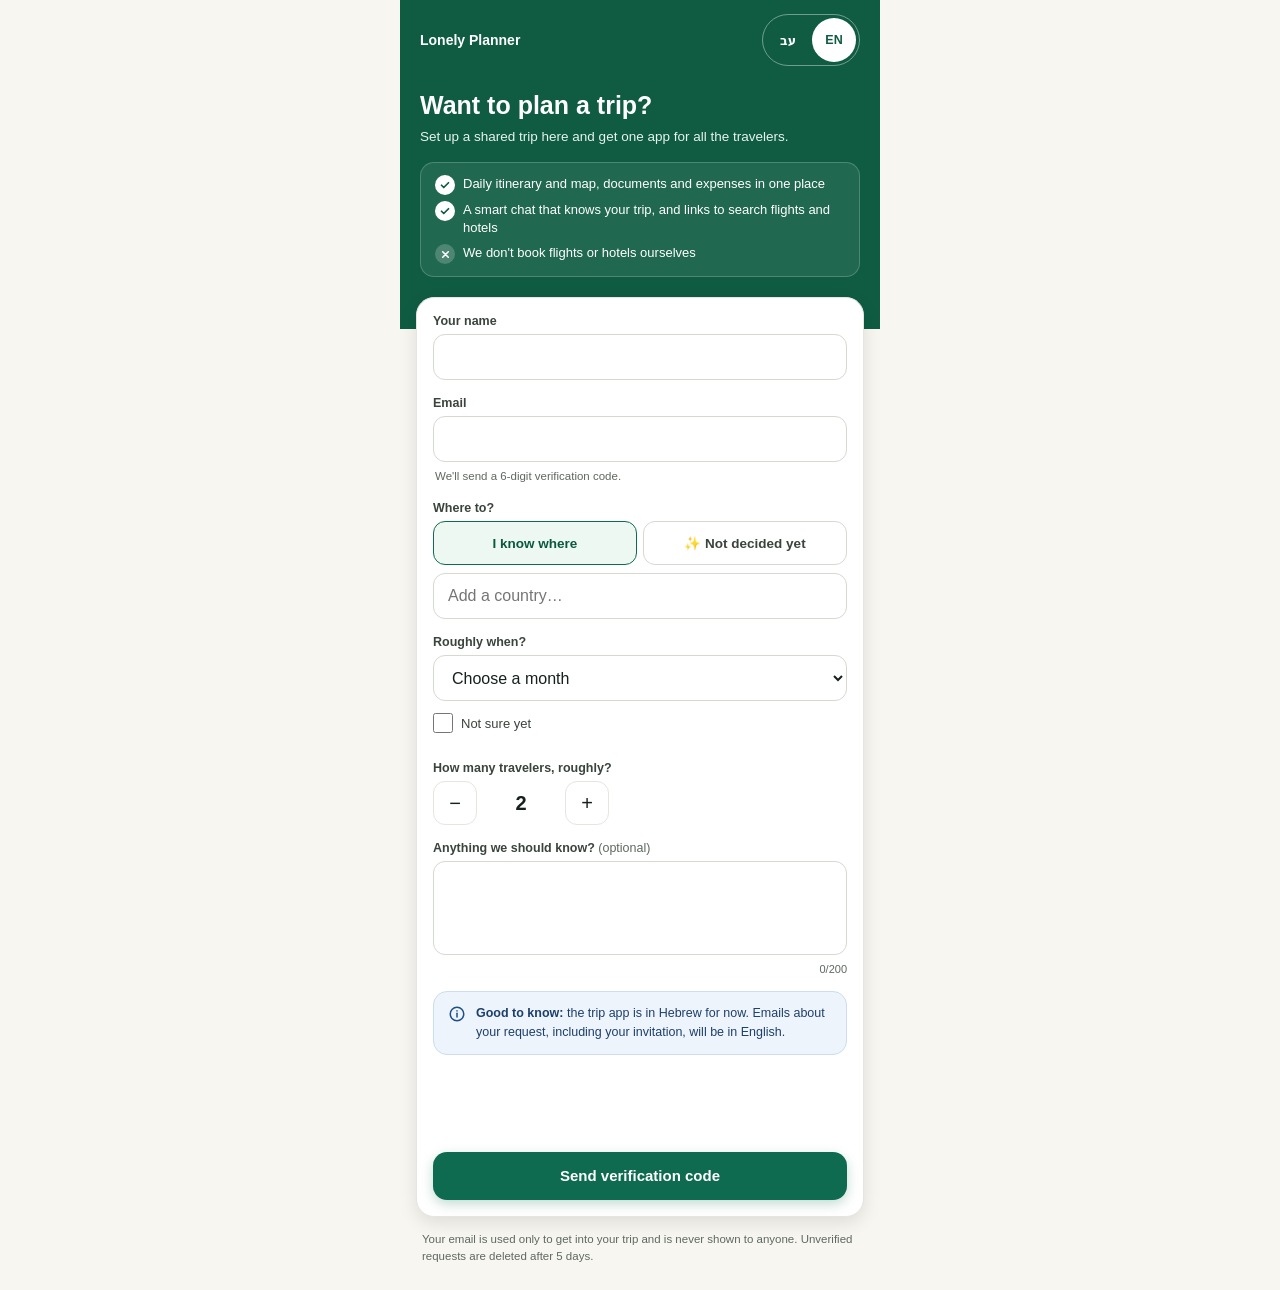
<file: request/index.html>
<!doctype html>
<html lang="he" dir="rtl">
<head>
<meta charset="utf-8">
<meta name="viewport" content="width=device-width,initial-scale=1">
<meta name="referrer" content="no-referrer">
<meta name="robots" content="noindex">
<meta name="theme-color" content="#0f5c43">
<title>בקשה להקמת טיול · Lonely Planner</title>
<!-- Lonely Planner request page · version 3.0.0-alpha.12 · F23 (first version: F21, 3.0.0-alpha.8)
     CHANGE 2026-11-13 F23-REQ-01: what changed from 3.0.0-alpha.8 (claude/Plan_Travel_F23_spec.md, mockup row 17 artboards
     FB_Request, FB_Suggest, FB_Ready):
       (1) flag REQUEST_MODE 'auto' | 'manual'. auto: new subtitle + three "what we do / don't" lines in the hero (D1), no
           "if approved" wording, and after the email code the page goes straight to the new "ready" screen with the
           button to the trip wizard (/invite/#invite=<token>, D2). manual = the alpha.8 page text for text.
       (2) flag SUGGEST_FEATURE 'on' | 'off'. on: "לאן?" gets the choice "יודע/ת לאן" / "עוד לא החלטתי" (C9); undecided
           asks for interests, max flight time and a short note, and after the code the new "suggest" screen shows up to
           3 AI destination ideas (refresh twice), or the regular country picker when ideas are unavailable (C8).
           off = no choice, the alpha.8 form.
       What the server answers decides the screen after the code (next: 'ready' | 'suggest' | none), not the flags.
     New device key (sessionStorage, this tab only): pt:_device:rq_ready — the ready screen's data incl. the invite token,
     so a reload of the tab does not lose the way into the wizard. pt:_device:rq_resume gains `u` (1 = undecided).
     New stable ids for QA: #rqApp[data-screen = … suggest|ready], #rqWhat, #rqSegKnown, #rqSegUnd, #rqKnownBox, #rqUndBox,
     #rqInts (buttons [data-int]), #rqFlight, #rqPref, #rqInterestsErr, #rqPrefErr, #rqNoteBox, #rqSgList (cards
     [data-country], buttons [data-pick]), #rqSgMore, #rqSgGo, #rqSgRetry, #rqSgFallback, #rqPick, #rqPickList, #rqSgLoading,
     #rqStart, #rqReadyMail, #rqSumWhere / #rqSumWhen / #rqSumCount (ready screen too).

     Lonely Planner request page · version 3.0.0-alpha.8 · F21
     CHANGE 2026-10-27 F21-REQ-01: new file (no previous version). The public, bilingual (Hebrew RTL / English LTR) page where
     anyone asks to open a trip (docs/F21_spec.md §1.0–§1.5; artboards F21_InApp, F21_Request, F21_RequestEN, F21_Limit,
     F21_Code, F21_Sent). Outside the app's PWA scope, like /invite/ and /join/. No supabase-js and no session: plain fetch to
     the public Edge Function request-trip with the publishable apikey. Nothing secret in the URL. Device keys (raw):
     pt:_device:rq_lang (the chosen language) and pt:_device:rq_resume ({request_id, email, sentAt, lang, v:1} — never the
     code). REQUEST_FEATURE='off' = one neutral "closed" card, no network at all.
     Stable ids for QA: #rqApp[data-screen = closed|inapp|form|code|limit|sent], #rqLangHe, #rqLangEn, #rqName, #rqEmail,
     #rqWhere, #rqChips, #rqWhereList, #rqWhen, #rqUnsure, #rqCount, #rqMinus, #rqPlus, #rqNote, #rqNoteCount, #rqEnInfo,
     #rqTurnstile, #rqSend, #rq<Field>Err, #rqOtp0–5, #rqVerify, #rqResend, #rqFix, #rqResumed, #rqCodeErr, #rqBack,
     #rqSafari, #rqChrome, #rqHere, #rqToast. -->
<style>
*{box-sizing:border-box}
html,body{min-height:100%}
body{margin:0;background:#f7f6f1;color:#17211b;font-family:Arial,'Segoe UI',system-ui,sans-serif;-webkit-text-size-adjust:100%}
[hidden]{display:none!important}
button,input,select,textarea{font-family:inherit}
.rq{max-width:480px;margin:0 auto;min-height:100vh;display:flex;flex-direction:column;position:relative;overflow-x:hidden}
.rq-brand{font-size:14px;font-weight:900}
.rq-top{display:flex;justify-content:space-between;align-items:center;gap:8px}
.rq-bar{padding:14px 18px 0}
.rq-hero{background:#0f5c43;color:#fff;padding:14px 20px 52px}
.rq-hero h1{margin:24px 0 6px;font-size:25px;line-height:1.25}
.rq-hero .rq-sub{font-size:13.5px;color:#e6f3ee;line-height:1.5}
.rq-body{padding:0 16px 24px;margin-top:-32px;display:flex;flex-direction:column;gap:14px}
.rq-pad{padding:22px 16px 24px;display:flex;flex-direction:column;gap:14px}
.rq-card{background:#fff;border:1px solid #e4e6df;border-radius:18px;padding:16px}
.rq-card.lift{box-shadow:0 6px 18px #0000001a;display:flex;flex-direction:column;gap:16px}
.rq-lbl{display:block;font-size:12.5px;font-weight:700;color:#3a443d;margin:0 0 6px}
.rq-lbl .opt{font-weight:400;color:#5f6861}
.rq-in{width:100%;min-height:46px;padding:11px 14px;border:1.5px solid #d6d9cf;border-radius:12px;background:#fff;color:#17211b;font-size:16px}
.rq-in:focus{outline:none;border-color:#0f6b4f;box-shadow:0 0 0 3px #0f6b4f22}
.rq-in[aria-invalid="true"]{border-color:#b42318;box-shadow:none}
.rq-in[disabled]{background:#f1f0ea;color:#8a918b}
.rq-ltr{direction:ltr}
[dir="rtl"] .rq-ltr{text-align:right}
textarea.rq-in{resize:none;line-height:1.45}
.rq-help{margin:6px 2px 0;font-size:11.5px;color:#5f6861;line-height:1.5}
.rq-err{display:flex;gap:6px;align-items:flex-start;margin-top:6px;font-size:12.5px;color:#b42318;font-weight:700;line-height:1.5}
.rq-err svg{flex-shrink:0;margin-top:3px}
.rq-count{font-size:11px;color:#5f6861;margin-top:4px;text-align:end}
.rq-btn{display:flex;align-items:center;justify-content:center;gap:8px;width:100%;min-height:48px;border:0;border-radius:14px;background:#0f6b4f;color:#fff;font-size:15px;font-weight:800;box-shadow:0 4px 12px #0f6b4f40;text-decoration:none;cursor:pointer;padding:0 14px;text-align:center}
.rq-btn[disabled]{opacity:.6;cursor:default}
.rq-btn.out{background:#fff;color:#17211b;border:1px solid #e4e6df;box-shadow:none}
.rq-lang{display:flex;gap:2px;border:1px solid #d6d9d1;border-radius:999px;padding:3px;background:#fff;flex-shrink:0}
.rq-lang button{min-height:44px;min-width:44px;border:0;border-radius:999px;background:none;color:#3a443d;font-size:12.5px;font-weight:800;padding:0 10px;cursor:pointer}
.rq-lang button[aria-pressed="true"]{background:#0f5c43;color:#fff}
.rq-hero .rq-lang{border-color:#ffffff66;background:transparent}
.rq-hero .rq-lang button{color:#fff}
.rq-hero .rq-lang button[aria-pressed="true"]{background:#fff;color:#0f5c43}
.rq-chips{display:flex;flex-wrap:wrap;gap:6px}
.rq-chips:not(:empty){margin-bottom:8px}
.rq-chip{display:inline-flex;align-items:center;gap:4px;border:1.5px solid #0f6b4f;background:#edf8f3;border-radius:999px;padding-inline:12px 2px;font-size:13px;font-weight:700;color:#0b5841;min-height:44px;max-width:100%}
.rq-chip span{overflow-wrap:anywhere}
.rq-chip button{width:44px;height:44px;flex-shrink:0;border:0;background:none;color:#0b5841;font-size:18px;border-radius:999px;cursor:pointer}
.rq-list{margin-top:6px;border:1px solid #e4e6df;border-radius:12px;background:#fff;overflow:hidden;max-height:290px;overflow-y:auto}
.rq-list button{display:flex;align-items:center;gap:8px;width:100%;min-height:44px;border:0;border-top:1px solid #efeee8;background:#fff;color:#17211b;font-size:14px;padding:0 14px;text-align:start;cursor:pointer}
.rq-list button:first-child{border-top:0}
.rq-list button:hover,.rq-list button:focus{background:#edf8f3;outline:none}
.rq-list .none{padding:12px 14px;font-size:13px;color:#5f6861}
.rq-chk{display:flex;align-items:center;gap:8px;font-size:13px;color:#3a443d;min-height:44px;cursor:pointer}
.rq-chk input{width:20px;height:20px;accent-color:#0f6b4f;margin:0}
.rq-step{display:flex;align-items:center;gap:12px}
.rq-step button{width:44px;height:44px;border:1px solid #e4e6df;border-radius:12px;background:#fff;font-size:20px;color:#17211b;cursor:pointer}
.rq-step input{width:64px;min-height:44px;text-align:center;font-size:20px;font-weight:800;border:1.5px solid transparent;border-radius:10px;background:transparent;color:#17211b;-moz-appearance:textfield}
.rq-step input::-webkit-outer-spin-button,.rq-step input::-webkit-inner-spin-button{-webkit-appearance:none;margin:0}
.rq-step input:focus{outline:none;border-color:#0f6b4f}
.rq-step input[aria-invalid="true"]{border-color:#b42318}
.rq-info{display:flex;gap:10px;align-items:flex-start;padding:12px 14px;background:#eef4fb;border:1px solid #cddcf0;border-radius:14px;font-size:12.5px;color:#1d3f6b;line-height:1.5}
.rq-info svg{flex-shrink:0;margin-top:1px}
.rq-ts{min-height:65px;display:flex;align-items:center;justify-content:center;overflow:hidden}
.rq-privacy{margin:0 6px;font-size:11.5px;color:#5f6861;line-height:1.55}
.rq-center{text-align:center;padding:30px 18px 0}
.rq-ring{width:64px;height:64px;border-radius:50%;margin:0 auto;display:flex;align-items:center;justify-content:center}
.rq-center h1{margin:16px 0 6px;font-size:24px}
.rq-center p{margin:0;font-size:14px;color:#5f6861;line-height:1.6}
.rq-h1{margin:22px 0 4px;font-size:24px}
.rq-lead{margin:0;font-size:14px;color:#5f6861;line-height:1.55}
.rq-lead b{color:#17211b;unicode-bidi:isolate}
.rq-otp-row{display:flex;gap:8px;direction:ltr;justify-content:center}
.rq-otp{width:46px;height:56px;border:1.5px solid #e4e6df;border-radius:12px;background:#fff;text-align:center;font-size:24px;font-weight:800;color:#17211b;padding:0;min-width:0}
.rq-otp:focus{outline:none;border-color:#0f6b4f;box-shadow:0 0 0 3px #0f6b4f22}
.rq-otp-row.bad .rq-otp{border-color:#b42318;box-shadow:none}
.rq-tiny{margin:8px 2px 0;font-size:11.5px;color:#5f6861;text-align:center;line-height:1.5}
.rq-banner{margin:0;background:#edf8f3;color:#0b5841;border:1px solid #cfe1d7;border-radius:12px;padding:10px 12px;font-size:12.5px;line-height:1.5}
.rq-where{background:#fff;border:1px solid #e4e6df;border-radius:18px;padding:12px 14px}
.rq-where>b{font-size:12.5px;display:block;margin-bottom:8px}
.rq-notif{display:flex;gap:10px;align-items:center;background:#f1f0ea;border-radius:14px;padding:10px 12px}
.rq-notif .ic{width:32px;height:32px;border-radius:8px;background:#fff;border:1px solid #e4e6df;display:flex;align-items:center;justify-content:center;flex-shrink:0}
.rq-notif .tx{min-width:0;font-size:12px;line-height:1.45}
.rq-notif .from{color:#5f6861}
.rq-notif .subj{font-weight:800;color:#17211b;overflow-wrap:anywhere}
.rq-links{display:flex;justify-content:center;gap:4px;align-items:center;flex-wrap:wrap}
.rq-link{border:0;background:none;color:#0f6b4f;font-size:13px;font-weight:700;min-height:44px;padding:0 8px;cursor:pointer;text-decoration:underline;text-underline-offset:3px}
.rq-link[disabled]{color:#5f6861;text-decoration:none;cursor:default}
.rq-dot{color:#c9ccc4}
.rq-foot{position:sticky;bottom:0;margin-top:auto;padding:14px 18px 22px;background:#f7f6f1;border-top:1px solid #e4e6df}
.rq-codeerr{margin:8px 2px 0;font-size:12.5px;color:#b42318;font-weight:700;text-align:center;line-height:1.5}
.rq-ticks{display:flex;flex-direction:column;gap:12px}
.rq-tick{display:flex;gap:10px;align-items:flex-start;font-size:13px;color:#3a443d;line-height:1.5}
.rq-tick svg{flex-shrink:0;margin-top:1px}
.rq-row{display:flex;justify-content:space-between;gap:12px;font-size:13.5px;padding:8px 0;border-bottom:1px solid #efeee8}
.rq-row:last-child{border-bottom:0}
.rq-row span{color:#5f6861;flex-shrink:0}
.rq-row b{text-align:end;overflow-wrap:anywhere;min-width:0}
.rq-steps{display:flex;flex-direction:column;gap:12px}
.rq-steps>b{font-size:14px}
.rq-n{width:26px;height:26px;border-radius:50%;background:#edf8f3;color:#0b5841;font-weight:800;font-size:13px;display:flex;align-items:center;justify-content:center;flex-shrink:0}
.rq-inapp{display:flex;flex-direction:column;gap:10px;text-align:center;align-items:center}
.rq-inapp h1{margin:0;font-size:19px}
.rq-inapp p{margin:0;font-size:13.5px;color:#3a443d;line-height:1.6}
.rq-manual{padding:10px 16px}
.rq-manual>b{font-size:13px;display:block;padding-bottom:4px}
.rq-mstep{display:flex;gap:10px;align-items:flex-start;font-size:13px;line-height:1.5;padding:8px 0;border-top:1px solid #efeee8}
.rq-mstep .rq-n{width:24px;height:24px;font-size:12px}
.rq-hop{display:flex;gap:10px;align-items:center;background:#edf8f3;border-color:#cfe1d7}
.rq-spin{width:22px;height:22px;border-radius:50%;border:3px solid #0f6b4f;border-top-color:transparent;flex-shrink:0;animation:rqs 1s linear infinite}
@keyframes rqs{to{transform:rotate(360deg)}}
@media (prefers-reduced-motion:reduce){.rq-spin{animation:none}}
.rq-toast{position:fixed;left:50%;bottom:96px;transform:translateX(-50%);background:#17211b;color:#fff;border-radius:12px;padding:10px 16px;font-size:13.5px;line-height:1.45;width:max-content;max-width:calc(100vw - 32px);z-index:50;text-align:center}
.rq-closed{max-width:420px;margin:0 auto;padding:28px 18px;display:flex;flex-direction:column;gap:16px}
.rq-closed .rq-brand{text-align:center;font-size:18px}
.rq-closed .rq-card{text-align:center;display:flex;flex-direction:column;align-items:center;gap:10px}
.rq-closed h1{margin:0;font-size:20px}
.rq-closed p{margin:0;font-size:14px;line-height:1.6;color:#3a443d}
/* CHANGE 2026-11-13 F23-REQ-02: new rules only (no alpha.8 rule changed) — hero lines, where-choice, undecided box,
   suggestion cards, ready screen. */
.rq-what{display:flex;flex-direction:column;gap:6px;margin-top:14px;background:#ffffff14;border:1px solid #ffffff33;border-radius:14px;padding:12px 14px;font-size:13px;line-height:1.45}
.rq-what div{display:flex;gap:8px;align-items:flex-start}
.rq-what .ic{flex-shrink:0;width:20px;height:20px;border-radius:50%;display:flex;align-items:center;justify-content:center}
.rq-what .yes .ic{background:#fff}
.rq-what .no .ic{background:#ffffff33}
.rq-seg{display:flex;gap:6px;margin-bottom:8px}
.rq-seg button{flex:1;min-height:44px;border:1px solid #d6d9cf;border-radius:12px;background:#fff;color:#3a443d;font-size:13.5px;font-weight:700;cursor:pointer;padding:0 6px}
.rq-seg button[aria-pressed="true"]{border:1.5px solid #0f6b4f;background:#edf8f3;color:#0b5841}
.rq-und{background:#fbfbf8;border:1px solid #efeee8;border-radius:14px;padding:12px;display:flex;flex-direction:column;gap:12px}
.rq-und .rq-help{margin:0}
.rq-pick{display:flex;flex-wrap:wrap;gap:6px}
.rq-pick:focus{outline:none}
.rq-pick button{min-height:44px;border:1px solid #d6d9cf;border-radius:999px;background:#fff;color:#3a443d;font-size:13px;font-weight:700;padding:0 14px;cursor:pointer}
.rq-pick button[aria-pressed="true"]{border:1.5px solid #0f6b4f;background:#edf8f3;color:#0b5841}
.rq-okb{display:inline-flex;align-items:center;gap:4px;font-size:12px;font-weight:700;color:#0b5841;background:#e7f3ec;border-radius:999px;padding:4px 10px}
.rq-sum{margin:0;font-size:13.5px;color:#5f6861;line-height:1.5}
.rq-dest{display:flex;flex-direction:column;gap:8px;background:#fff;border:1px solid #e4e6df;border-radius:18px;padding:14px}
.rq-dest.on{border:2px solid #0f6b4f;box-shadow:0 4px 14px #0f6b4f26;padding:13px}
.rq-dest .top{display:flex;align-items:center;gap:10px}
.rq-dest .flag{font-size:28px;line-height:1}
.rq-dest .nm{font-size:17px;font-weight:800;overflow-wrap:anywhere}
.rq-dest .fit{font-size:13px;color:#3a443d;line-height:1.5;margin:0;overflow-wrap:anywhere}
.rq-facts{display:flex;flex-wrap:wrap;gap:6px}
.rq-facts span{font-size:11.5px;font-weight:700;color:#3a443d;background:#f1f2ec;border-radius:999px;padding:4px 10px;overflow-wrap:anywhere}
.rq-choose{min-height:44px;border:1.5px solid #0f6b4f;border-radius:12px;background:#fff;color:#0b5841;font-size:14px;font-weight:800;cursor:pointer}
.rq-dest.on .rq-choose{background:#0f6b4f;color:#fff}
.rq-ghost{display:flex;align-items:center;justify-content:center;width:100%;min-height:44px;border:1px solid #d6d9d0;border-radius:12px;background:#fff;color:#3a443d;font-size:13.5px;font-weight:700;cursor:pointer}
.rq-ghost[disabled]{color:#5f6861;background:#f1f0ea;cursor:default}
.rq-wait{display:flex;gap:10px;align-items:center;justify-content:center;padding:28px 12px;font-size:13.5px;color:#3a443d}
</style>
</head>
<body>
<div id="rqApp" class="rq" data-screen="loading"></div>
<div id="rqToast" class="rq-toast" role="status" aria-live="polite" hidden></div>
<script>
/* CHANGE 2026-10-27 F21-REQ-02: new flag (no previous version), same name as the app's. 'on' = the request flow; 'off' = one
   neutral card "הבקשות סגורות כרגע / Requests are closed right now" and no network at all (no countries.json, no Turnstile,
   no request-trip). */
const REQUEST_FEATURE='on';
/* CHANGE 2026-11-13 F23-REQ-03: two new flags (no alpha.8 equivalent).
   REQUEST_MODE 'auto' = F23: the verified email is the gate, the page says so and continues to the wizard; 'manual' = the
   alpha.8 (F21) page: "after approval" wording and the "request sent" screen. The server has its own switch (the secret
   REQUEST_MODE of request-trip) — set both when going back to manual approval.
   SUGGEST_FEATURE 'on' = the "עוד לא החלטתי" choice and the AI destination ideas; 'off' = the alpha.8 "לאן?" field only. */
const REQUEST_MODE='auto';
const SUGGEST_FEATURE='on';
/* CHANGE 2026-10-27 F21-REQ-03: Cloudflare Turnstile site key. For now Cloudflare's documented always-pass TEST key; Or
   replaces it with the real site key of the orsela.github.io widget at deploy (docs/F21_spec.md §7 step 1). The site key is
   public by design; the secret lives only in the Supabase secret TURNSTILE_SECRET. */
/* CHANGE 2026-10-30 F21-REQ-04: real site key of the orsela.github.io widget (from Or, §7 step 1); was the always-pass test
   key '1x00000000000000000000AA'. It only works on orsela.github.io; the smoke test swaps in Cloudflare's test keys. */
const TURNSTILE_SITE_KEY='0x4AAAAAAFpMlOd4CB04apzJ';
(function(){
'use strict';
/* CHANGE 2026-10-27 F21-REQ-04: endpoint + publishable key, the same project and key as /join/ (publishable by design). */
const SUPABASE_URL='https://zwufpxnioqaweobnvffs.supabase.co';
const SUPABASE_KEY='sb_publishable_Atuc7ybYTF2o7ujCJBjKjA_So_TbaV8';
const FN_URL=SUPABASE_URL+'/functions/v1/request-trip';
const TS_SRC='https://challenges.cloudflare.com/turnstile/v0/api.js?render=explicit&onload=rqTurnstileReady';
const COUNTRIES_URL='../app/countries.json';
const LANG_KEY='pt:_device:rq_lang',RESUME_KEY='pt:_device:rq_resume';
const RESUME_TTL_MS=600000,RESEND_S=60,CALL_TIMEOUT_MS=15000,MONTHS_AHEAD=18;
/* CHANGE 2026-11-13 F23-REQ-04: new constants (no alpha.8 equivalent) */
const AUTO=REQUEST_MODE==='auto',SUG=SUGGEST_FEATURE==='on';
const READY_KEY='pt:_device:rq_ready',READY_TTL_MS=86400000,SUGGEST_TIMEOUT_MS=25000;
const INTS=['nature','food','beaches','cities','kids','extreme'];
const TOKEN_RE=/^[A-Za-z0-9_-]{43}$/;

const T={
 he:{
  closedT:'הבקשות סגורות כרגע',
  langGroup:'שפה / Language',
  heroT:'רוצים להקים טיול?',heroS:'ספרו לנו לאן ומתי. אחרי אישור יגיע אליכם מייל עם קישור להקמת הטיול.',
  name:'השם שלך',email:'מייל',emailHelp:'נשלח אליו קוד אימות בן 6 ספרות.',
  where:'לאן?',wherePh:'הוספת מדינה…',remove:'הסרת ',suggest:'מדינות מתאימות',noMatch:'לא נמצאה מדינה',
  countriesFail:'לא הצלחנו לטעון את רשימת המדינות. נסו שוב.',
  when:'מתי, בערך?',whenPh:'בחירת חודש',unsure:'עוד לא יודעים',
  count:'כמה מטיילים, בערך?',fewer:'פחות',more:'יותר',
  note:'משהו שכדאי שנדע?',optional:'(לא חובה)',
  send:'שליחת קוד אימות',sending:'שולחים…',
  privacy:'המייל משמש רק לטיפול בבקשה ולא מוצג לאף אחד. בקשה שנדחתה, או שהמייל שלה לא אומת, נמחקת אחרי 5 ימים.',
  eName:'כתבו שם של עד 40 תווים.',eEmail:'כתובת המייל לא תקינה.',eCountries0:'בחרו לפחות מדינה אחת.',eCountries11:'אפשר לבחור עד 10 מדינות.',
  eMonth:'בחרו חודש, או סמנו "עוד לא יודעים".',eCount:'מספר המטיילים: בין 1 ל-30.',eNote:'עד 200 תווים.',
  eTs:'בדיקת האבטחה עוד לא הושלמה. נסו שוב בעוד רגע.',
  tRate:'יותר מדי בקשות היום. נסו שוב מחר.',tTs:'בדיקת האבטחה נכשלה. נסו שוב.',tOffline:'אין חיבור. נסו שוב כשהרשת תחזור.',tGeneric:'משהו השתבש. נסו שוב.',
  tResent:'נשלח קוד חדש.',tLocked:'יותר מדי ניסיונות. מתחילים מחדש.',tUnknown:'הבקשה לא נמצאה. מתחילים מחדש.',
  inT:'פותחים בדפדפן הרגיל',inP:'הטופס נפתח בתוך אפליקציה אחרת. בהמשך נשלח לכם קוד למייל, ומעבר למייל מכאן סוגר את הדף ומוחק את מה שמילאתם.',
  safari:'פתיחה בספארי',manualT:'הכפתור לא עבד?',manual1:'לוחצים על <b>⋯</b> בפינה העליונה של הדף',manual2:'בוחרים <b>"פתיחה בספארי"</b> (או <bdi dir="ltr">"Open in Safari"</bdi>)',
  hop:'עוברים ל-Chrome אוטומטית…',chrome:'לא נפתח? פתיחה ב-Chrome',here:'להמשיך כאן בכל זאת',
  codeT:'בדקו את המייל',codeLead1:'שלחנו קוד בן 6 ספרות אל ',codeLead2:'. מקלידים אותו כאן.',codeLbl:'קוד אימות',digit:'ספרה ',
  codeHelp1:'הקוד בתוקף 10 דקות. הדבקה ממלאת את כל התיבות.',codeHelp2:'יצאתם לבדוק את המייל? חוזרים לאותו קישור – הדף זוכר אתכם ולא שולח קוד חדש.',
  whereT:'איפה הקוד? בהתראה של המייל',now:'עכשיו',subj:' – קוד האימות לבקשה ב-Lonely Planner',
  resendIn:'שליחה חוזרת בעוד ',resend:'שליחה חוזרת',fix:'תיקון המייל',
  codeFoot:'רק אחרי האימות הבקשה נשלחת לאישור. לא הגיע? בדקו בתיקיית הספאם.',
  verify:'אימות ושליחת הבקשה',verifying:'מאמתים…',
  resumed:n=>'חזרת לדף – הקוד ששלחנו '+(n<=1?'לפני דקה':'לפני '+n+' דקות')+' עדיין תקף.',
  cWrong:n=>'הקוד שגוי. '+(n===1?'נשאר ניסיון אחד.':'נשארו '+n+' ניסיונות.'),cWrong0:'הקוד שגוי.',cExpired:'הקוד פג. שלחו קוד חדש.',
  limT:'נסו שוב מחר',limP:'היום כבר נשלחו הרבה קודי אימות, ולכן אי אפשר לשלוח עוד קוד עד מחר.',
  lim1:'מחר פותחים את אותו קישור ושולחים את הבקשה.',lim2:'בקשה שכבר שלחתם ואימתתם לא נפגעת וממשיכה כרגיל.',back:'חזרה לטופס',
  sentT:'הבקשה נשלחה',sentP:'אין צורך לחכות במסך הזה. התשובה תגיע למייל.',
  rWhere:'לאן',rWhen:'מתי',rCount:'מטיילים',rEmail:'מייל',notSure:'עוד לא יודעים',
  nowT:'מה עכשיו?',s1:'אנחנו עוברים על הבקשה.',s2:'אם היא מאושרת, מגיע מייל עם קישור להקמת הטיול.',
  s3:'בקישור מוסיפים את האפליקציה למסך הבית ומקימים את הטיול – כשלוש דקות. היעדים והחודש כבר ממולאים מהבקשה.',
  months:['ינואר','פברואר','מרץ','אפריל','מאי','יוני','יולי','אוגוסט','ספטמבר','אוקטובר','נובמבר','דצמבר'],sep:' · ',
  /* CHANGE 2026-11-13 F23-REQ-05: new keys (no alpha.8 key changed) — copy of artboards FB_Request / FB_Suggest / FB_Ready */
  heroS2:'מקימים כאן טיול משותף ומקבלים אפליקציה אחת לכל המטיילים.',
  w1:'מסלול יומי ומפה, מסמכים והוצאות במקום אחד',w2:'צ\'אט חכם שמכיר את הטיול, וקישורים לחיפוש טיסות ומלונות',/* CHANGE 2026-11-15 F24-A3-03: restored "…, וקישורים לחיפוש טיסות ומלונות" now that F24 (flight / hotel search links) is built; English line restored too. Previous: w2 without the links part. */ /* CHANGE 2026-11-13 F23-REQ-19: was "…, וקישורים לחיפוש טיסות ומלונות" (artboard FB_Request). Or: shortened until F24 (flight / hotel search links) is live; restore then. Same in English. */w3:'לא מזמינים כאן טיסות או מלונות בעצמנו',
  whereGroup:'לאן?',segKnown:'יודע/ת לאן',segUnd:'✨ עוד לא החלטתי',
  likeLbl:'מה בא לכם בטיול?',ints:{nature:'טבע ונופים',food:'אוכל',beaches:'חופים',cities:'ערים ותרבות',kids:'אטרקציות לילדים',extreme:'אקסטרים'},
  flightLbl:'כמה זמן טיסה זה בסדר?',fl:{'5':'עד 5 שעות','8':'עד 8 שעות',any:'לא משנה'},
  prefLbl:'עוד משהו?',undHelp:'אחרי אימות המייל נציע 3 יעדים שמתאימים לחודש ולמה שבחרתם.',
  eInterests:'בחרו לפחות דבר אחד.',ePref:'עד 100 תווים.',
  privacy2:'המייל משמש רק לכניסה לטיול שלך ולא מוצג לאף אחד. בקשה שהמייל שלה לא אומת נמחקת אחרי 5 ימים.',
  codeFoot2:'לא הגיע? בדקו בתיקיית הספאם.',verify2:'אימות והמשך',
  verified:'המייל אומת',sgT3:'3 יעדים שמתאימים לכם',sgT:'יעדים שמתאימים לכם',sgLoad:'מחפשים יעדים שמתאימים לכם…',
  trav:n=>n===1?'מטייל אחד':n+' מטיילים',flightSum:{'5':'טיסה עד 5 שעות','8':'טיסה עד 8 שעות',any:''},
  pick:'בחירה',picked:'✓ נבחר',sgMore:n=>'↻ 3 הצעות אחרות · נשארו '+n,sgGo:n=>'המשך עם '+n,sgGoNone:'בחרו יעד כדי להמשיך',sgGoing:'ממשיכים…',
  sgNote:'ההצעות נוצרות על ידי AI לפי מה שבחרתם. כדאי לבדוק מזג אוויר וטיסות לפני שמחליטים. אפשר לשנות יעד גם באשף ההקמה.',
  fbT:'אי אפשר להציע יעדים כרגע',fbP:'בוחרים מדינה מהרשימה וממשיכים כרגיל.',pickLbl:'לאן?',pickPh:'חיפוש מדינה…',
  sgErr:'לא הצלחנו להביא הצעות.',retry:'נסו שוב',tExpired:'עבר יותר מדי זמן. מתחילים מחדש.',
  rdT:'אפשר להתחיל',rdP:'המייל אומת. ממשיכים ישר להקמת הטיול, בלי לחכות לאישור.',rdGo:'הקמת הטיול · כ-3 דקות',
  rdNow:'מה יקרה עכשיו',rd1:'קובעים תאריכים ושם לטיול. היעד והחודש כבר ממולאים.',rd1b:'קובעים תאריכים ושם לטיול. היעד כבר ממולא.',
  rd2:'מוסיפים את האפליקציה למסך הבית.',rd3:'שולחים קישור הצטרפות בווטסאפ לשאר המטיילים.',
  rdMail:'שמרנו גם קישור במייל, למקרה שתרצו להמשיך אחר כך.'
 },
 en:{
  closedT:'Requests are closed right now',
  langGroup:'Language / שפה',
  heroT:'Want to plan a trip?',heroS:'Tell us where and when. Once approved, you\'ll get an email with a link to set up your trip.',
  name:'Your name',email:'Email',emailHelp:'We\'ll send a 6-digit verification code.',
  where:'Where to?',wherePh:'Add a country…',remove:'Remove ',suggest:'Matching countries',noMatch:'No country found',
  countriesFail:'We couldn\'t load the list of countries. Please try again.',
  when:'Roughly when?',whenPh:'Choose a month',unsure:'Not sure yet',
  count:'How many travelers, roughly?',fewer:'Fewer',more:'More',
  note:'Anything we should know?',optional:'(optional)',
  info:'<b>Good to know:</b> the trip app is in Hebrew for now. Emails about your request, including your invitation, will be in English.',
  send:'Send verification code',sending:'Sending…',
  privacy:'Your email is used only to handle this request and is never shown to anyone. Declined or unverified requests are deleted after 5 days.',
  eName:'Enter a name of up to 40 characters.',eEmail:'That email address doesn\'t look right.',eCountries0:'Choose at least one country.',eCountries11:'You can choose up to 10 countries.',
  eMonth:'Choose a month, or tick "Not sure yet".',eCount:'Travelers: between 1 and 30.',eNote:'Up to 200 characters.',
  eTs:'The security check isn\'t complete yet. Please try again in a moment.',
  tRate:'Too many requests today. Please try again tomorrow.',tTs:'The security check failed. Please try again.',tOffline:'No connection. Try again when you\'re back online.',tGeneric:'Something went wrong. Please try again.',
  tResent:'A new code was sent.',tLocked:'Too many attempts. Let\'s start again.',tUnknown:'We couldn\'t find this request. Let\'s start again.',
  inT:'Open in your regular browser',inP:'The form opened inside another app. We\'ll send you a code by email, and switching to your email from here closes this page and erases what you filled in.',
  safari:'Open in Safari',manualT:'Button didn\'t work?',manual1:'Tap <b>⋯</b> in the top corner of the page',manual2:'Choose <b>"Open in Safari"</b>',
  hop:'Switching to Chrome automatically…',chrome:'Didn\'t open? Open in Chrome',here:'Continue here anyway',
  codeT:'Check your email',codeLead1:'We sent a 6-digit code to ',codeLead2:'. Type it here.',codeLbl:'Verification code',digit:'Digit ',
  codeHelp1:'The code is valid for 10 minutes. Pasting fills all the boxes.',codeHelp2:'Went to check your email? Come back to the same link – this page remembers you and won\'t send a new code.',
  whereT:'Where\'s the code? In the email notification',now:'now',subj:' – your Lonely Planner verification code',
  resendIn:'Resend in ',resend:'Resend code',fix:'Fix the email',
  codeFoot:'Your request goes for approval only after verification. Didn\'t get it? Check your spam folder.',
  verify:'Verify and send',verifying:'Verifying…',
  resumed:n=>'You\'re back – the code we sent '+(n<=1?'a minute ago':n+' minutes ago')+' is still valid.',
  cWrong:n=>'Wrong code. '+(n===1?'1 attempt left.':n+' attempts left.'),cWrong0:'Wrong code.',cExpired:'The code has expired. Send a new one.',
  limT:'Please try again tomorrow',limP:'We\'ve already sent a lot of verification codes today, so we can\'t send another one until tomorrow.',
  lim1:'Open this same link tomorrow and send your request.',lim2:'A request you\'ve already sent and verified isn\'t affected.',back:'Back to the form',
  sentT:'Your request was sent',sentP:'No need to wait on this screen. The answer will come by email.',
  rWhere:'Where',rWhen:'When',rCount:'Travelers',rEmail:'Email',notSure:'Not sure yet',
  nowT:'What now?',s1:'We review your request.',s2:'If it\'s approved, you\'ll get an email with a link to set up your trip.',
  s3:'From the link you add the app to your home screen and set up the trip – about three minutes. Your destinations and month are already filled in from the request.',
  months:['January','February','March','April','May','June','July','August','September','October','November','December'],sep:' · ',
  /* CHANGE 2026-11-13 F23-REQ-05: new keys (no alpha.8 key changed) */
  heroS2:'Set up a shared trip here and get one app for all the travelers.',
  w1:'Daily itinerary and map, documents and expenses in one place',w2:'A smart chat that knows your trip, and links to search flights and hotels',w3:'We don\'t book flights or hotels ourselves',
  whereGroup:'Where to?',segKnown:'I know where',segUnd:'✨ Not decided yet',
  likeLbl:'What are you in the mood for?',ints:{nature:'Nature & views',food:'Food',beaches:'Beaches',cities:'Cities & culture',kids:'Fun for kids',extreme:'Adventure'},
  flightLbl:'How long a flight is OK?',fl:{'5':'Up to 5 hours','8':'Up to 8 hours',any:'Doesn\'t matter'},
  prefLbl:'Anything else?',undHelp:'After you verify your email we\'ll suggest 3 destinations that fit the month and what you picked.',
  eInterests:'Choose at least one.',ePref:'Up to 100 characters.',
  privacy2:'Your email is used only to get into your trip and is never shown to anyone. Unverified requests are deleted after 5 days.',
  codeFoot2:'Didn\'t get it? Check your spam folder.',verify2:'Verify and continue',
  verified:'Email verified',sgT3:'3 destinations that fit you',sgT:'Destinations that fit you',sgLoad:'Looking for destinations that fit you…',
  trav:n=>n===1?'1 traveler':n+' travelers',flightSum:{'5':'flight up to 5 hours','8':'flight up to 8 hours',any:''},
  pick:'Choose',picked:'✓ Chosen',sgMore:n=>'↻ 3 other ideas · '+n+' left',sgGo:n=>'Continue with '+n,sgGoNone:'Choose a destination to continue',sgGoing:'Continuing…',
  sgNote:'These ideas are generated by AI from what you picked. Check the weather and flights before you decide. You can change the destination in the setup wizard too.',
  fbT:'We can\'t suggest destinations right now',fbP:'Choose a country from the list and continue as usual.',pickLbl:'Where to?',pickPh:'Search for a country…',
  sgErr:'We couldn\'t get suggestions.',retry:'Try again',tExpired:'Too much time has passed. Let\'s start again.',
  rdT:'You\'re good to go',rdP:'Your email is verified. Go straight to setting up the trip — no approval to wait for.',rdGo:'Set up the trip · about 3 minutes',
  rdNow:'What happens now',rd1:'Set the dates and a name for the trip. The destination and month are already filled in.',rd1b:'Set the dates and a name for the trip. The destination is already filled in.',
  rd2:'Add the app to your home screen.',rd3:'Send a join link on WhatsApp to the other travelers.',
  rdMail:'We also saved a link in your email, in case you want to continue later.'
 }
};
const ICON={
 alert:'<svg width="14" height="14" viewBox="0 0 24 24" fill="none" stroke="#b42318" stroke-width="2.5" stroke-linecap="round" aria-hidden="true"><circle cx="12" cy="12" r="9"/><path d="M12 8v5M12 16h.01"/></svg>',
 info:'<svg width="18" height="18" viewBox="0 0 24 24" fill="none" stroke="#1d4f8a" stroke-width="2" stroke-linecap="round" stroke-linejoin="round" aria-hidden="true"><circle cx="12" cy="12" r="9"/><path d="M12 11v5"/><path d="M12 7.5v.5"/></svg>',
 clock:'<svg width="30" height="30" viewBox="0 0 24 24" fill="none" stroke="#8a4b05" stroke-width="2" stroke-linecap="round" stroke-linejoin="round" aria-hidden="true"><circle cx="12" cy="12" r="9"/><path d="M12 7v5l3 2"/></svg>',
 tick:'<svg width="18" height="18" viewBox="0 0 24 24" fill="none" stroke="#0f6b4f" stroke-width="2.2" stroke-linecap="round" stroke-linejoin="round" aria-hidden="true"><path d="M5 12.5l4.5 4.5L19 7.5"/></svg>',
 big:'<svg width="32" height="32" viewBox="0 0 24 24" fill="none" stroke="#0f6b4f" stroke-width="2.5" stroke-linecap="round" stroke-linejoin="round" aria-hidden="true"><path d="M5 12.5l4.5 4.5L19 7.5"/></svg>',
 mail:'<svg width="18" height="18" viewBox="0 0 24 24" fill="none" stroke="#5f6861" stroke-width="2" stroke-linecap="round" stroke-linejoin="round" aria-hidden="true"><rect x="3" y="5" width="18" height="14" rx="2"/><path d="M3 7l9 6 9-6"/></svg>',
 browser:'<svg width="28" height="28" viewBox="0 0 24 24" fill="none" stroke="#8a4b05" stroke-width="2" stroke-linecap="round" stroke-linejoin="round" aria-hidden="true"><rect x="3" y="4" width="18" height="16" rx="2"/><path d="M3 9h18"/><path d="M14 14l3 3m0-3l-3 3"/></svg>',
 compass:'<svg width="18" height="18" viewBox="0 0 24 24" fill="none" stroke="#fff" stroke-width="2" stroke-linecap="round" stroke-linejoin="round" aria-hidden="true"><circle cx="12" cy="12" r="9"/><path d="M15.5 8.5l-2 5-5 2 2-5z"/></svg>',
 /* CHANGE 2026-11-13 F23-REQ-06: three new icons (hero ticks / cross, small verified tick) */
 yes:'<svg width="12" height="12" viewBox="0 0 24 24" fill="none" stroke="#0f5c43" stroke-width="3.5" stroke-linecap="round" stroke-linejoin="round" aria-hidden="true"><path d="M5 12.5l4.5 4.5L19 7.5"/></svg>',
 no:'<svg width="11" height="11" viewBox="0 0 24 24" fill="none" stroke="#fff" stroke-width="3.5" stroke-linecap="round" aria-hidden="true"><path d="M6 6l12 12M18 6L6 18"/></svg>',
 okb:'<svg width="12" height="12" viewBox="0 0 24 24" fill="none" stroke="#0b5841" stroke-width="3" stroke-linecap="round" stroke-linejoin="round" aria-hidden="true"><path d="M5 12.5l4.5 4.5L19 7.5"/></svg>',
 closed:'<svg width="30" height="30" viewBox="0 0 24 24" fill="none" stroke="#4b524c" stroke-width="2" stroke-linecap="round" stroke-linejoin="round" aria-hidden="true"><rect x="5" y="11" width="14" height="10" rx="2"/><path d="M8 11V8a4 4 0 0 1 8 0v3"/></svg>'
};

function esc(s){return String(s==null?'':s).replace(/[&<>"']/g,c=>({'&':'&amp;','<':'&lt;','>':'&gt;','"':'&quot;',"'":'&#39;'})[c])}
function lsGet(k){try{return localStorage.getItem(k)}catch(e){return null}}
function lsSet(k,v){try{localStorage.setItem(k,v)}catch(e){}}
function lsDel(k){try{localStorage.removeItem(k)}catch(e){}}
function online(){return navigator.onLine!==false}
const $=id=>document.getElementById(id);
const app=$('rqApp'),toastEl=$('rqToast');

/* ---------- language (§1.0): link → stored choice → device ---------- */
function linkLang(){
 let l='';
 try{l=new URLSearchParams(location.search).get('lang')||''}catch(e){}
 if(!l){const m=/[#&]lang=(he|en)\b/.exec(String(location.hash||''));if(m)l=m[1]}
 return l==='he'||l==='en'?l:'';
}
function deviceLang(){
 const ls=(navigator.languages&&navigator.languages.length?navigator.languages:[navigator.language||'']).map(x=>String(x||'').toLowerCase());
 return ls.some(x=>/^(he|iw)(-|$)/.test(x))?'he':'en';
}
function storedLang(){const v=lsGet(LANG_KEY);return v==='he'||v==='en'?v:''}
const S={lang:linkLang()||storedLang()||deviceLang(),screen:'',
 /* CHANGE 2026-11-13 F23-REQ-07: + whereMode / interests / maxFlight / pref in `f`; + sg (suggest screen) and ready */
 f:{name:'',email:'',countries:[],month:'',unsure:false,travellers:2,note:'',whereMode:'known',interests:[],maxFlight:'5',pref:''},hasForm:false,
 sg:null,ready:null,
 rq:null,resumed:false,codeErr:'',codeBad:false,busy:false,lastAuto:'',timer:null,
 list:null,listP:null,tsId:null,tsToken:'',tsLoading:false,hopped:false,inAppDone:false,sent:null};
function tx(){return T[S.lang]}

function setDoc(){
 const h=document.documentElement;h.lang=S.lang;h.dir=S.lang==='he'?'rtl':'ltr';
 document.title=S.lang==='he'?'בקשה להקמת טיול · Lonely Planner':'Request a trip · Lonely Planner';
}
let toastT=null;
function toast(msg){toastEl.textContent=msg;toastEl.hidden=false;clearTimeout(toastT);toastT=setTimeout(()=>{toastEl.hidden=true},4200)}

/* ---------- flag off: one neutral card, no network (§1, AC 1) ---------- */
if(REQUEST_FEATURE!=='on'){
 setDoc();
 app.dataset.screen='closed';app.className='';
 app.innerHTML='<main class="rq-closed"><div class="rq-brand">Lonely Planner</div><section class="rq-card" role="status"><div class="rq-ring" style="background:#f1f0ea">'+ICON.closed+'</div>'+
  '<h1 lang="he" dir="rtl">'+T.he.closedT+'</h1><p lang="en" dir="ltr">'+T.en.closedT+'</p></section></main>';
 return;
}

/* ---------- months (C3: calendar month in Asia/Jerusalem) ---------- */
function nowYM(){
 try{
  const p=new Intl.DateTimeFormat('en-CA',{timeZone:'Asia/Jerusalem',year:'numeric',month:'2-digit'}).formatToParts(new Date());
  const y=+p.find(x=>x.type==='year').value,m=+p.find(x=>x.type==='month').value;
  if(y&&m)return{y,m};
 }catch(e){}
 const d=new Date();return{y:d.getFullYear(),m:d.getMonth()+1};
}
function monthList(){
 const s=nowYM(),out=[];
 for(let i=0;i<MONTHS_AHEAD;i++){const k=s.m-1+i,y=s.y+Math.floor(k/12),m=k%12+1;out.push({v:y+'-'+(m<10?'0':'')+m+'-01',y,m})}
 return out;
}
function monthLabel(v){const m=/^(\d{4})-(\d{2})-01$/.exec(String(v||''));return m?tx().months[+m[2]-1]+' '+m[1]:''}

/* ---------- countries (../app/countries.json) ---------- */
function loadCountries(){
 if(S.list)return Promise.resolve(S.list);
 if(S.listP)return S.listP;
 S.listP=fetch(COUNTRIES_URL,{cache:'force-cache'}).then(r=>{if(!r.ok)throw new Error('http '+r.status);return r.json()})
  .then(a=>{S.list=(Array.isArray(a)?a:[]).filter(c=>c&&/^[A-Z]{2}$/.test(c.code));return S.list})
  .catch(e=>{S.listP=null;throw e});
 return S.listP;
}
function cByCode(code){return(S.list||[]).find(c=>c.code===code)||null}
function cName(code){const c=cByCode(code);return c?(c[S.lang]||c.en||code):code}
function cFlag(code){const c=cByCode(code);return c&&c.flag?c.flag:''}
function matches(q){
 const L=S.list||[],lang=S.lang;q=String(q||'').trim().toLowerCase();
 const pool=L.filter(c=>S.f.countries.indexOf(c.code)<0);
 let res;
 if(!q)res=pool.filter(c=>c.popular);
 else res=pool.filter(c=>String(c.he||'').toLowerCase().indexOf(q)>=0||String(c.en||'').toLowerCase().indexOf(q)>=0||c.code.toLowerCase()===q);
 const nm=c=>String(c[lang]||c.en||'');
 const starts=c=>q&&(String(c.he||'').toLowerCase().indexOf(q)===0||String(c.en||'').toLowerCase().indexOf(q)===0||c.code.toLowerCase()===q)?0:1;
 res.sort((a,b)=>(starts(a)-starts(b))||((b.popular?1:0)-(a.popular?1:0))||nm(a).localeCompare(nm(b),lang));
 return res.slice(0,8);
}

/* ---------- network ---------- */
function call(body){
 if(!online())return Promise.resolve({ok:false,code:'offline'});
 const ac=typeof AbortController!=='undefined'?new AbortController():null;
 const t=setTimeout(()=>{try{ac&&ac.abort()}catch(e){}},CALL_TIMEOUT_MS);
 return fetch(FN_URL,{method:'POST',headers:{'Content-Type':'application/json',apikey:SUPABASE_KEY},body:JSON.stringify(body),signal:ac?ac.signal:undefined,cache:'no-store'})
  .then(r=>r.json().then(j=>j&&typeof j==='object'?j:{ok:false,code:'server_error'},()=>({ok:false,code:'server_error'})))
  .catch(()=>({ok:false,code:online()?'network':'offline'}))
  .finally(()=>clearTimeout(t));
}
function genericToast(code){toast(code==='offline'?tx().tOffline:code==='rate_limited'?tx().tRate:tx().tGeneric)}

/* ---------- resume (F04-HOME §3.3 pattern; never the code) ---------- */
function readResume(){
 const raw=lsGet(RESUME_KEY);if(!raw)return null;
 let o=null;try{o=JSON.parse(raw)}catch(e){o=null}
 if(!o||o.v!==1||typeof o.request_id!=='string'||!o.request_id||typeof o.email!=='string'||typeof o.sentAt!=='number'){lsDel(RESUME_KEY);return null}
 const age=Date.now()-o.sentAt;
 if(age>=RESUME_TTL_MS||age<-60000){lsDel(RESUME_KEY);return null}
 return o;
}
/* CHANGE 2026-11-13 F23-REQ-08: + u (1 = the request was sent as "undecided"; verify needs it after a reload). Was without it. */
function writeResume(){if(S.rq)lsSet(RESUME_KEY,JSON.stringify({request_id:S.rq.id,email:S.rq.email,sentAt:S.rq.sentAt,lang:S.rq.lang,u:S.rq.und?1:0,v:1}))}
function clearResume(){lsDel(RESUME_KEY)}

/* ---------- in-app browser (§1.1) ---------- */
/* CHANGE 2026-10-27 F21-REQ-05, copy of /invite/ inApp() (F04H-INV-03): same UA detection — Gmail/Google app (GSA), Facebook,
   Instagram, LINE, LinkedIn, Outlook, any Android WebView ("; wv)"), and any iOS browser without the "Safari/" token. The hop
   carries only ?lang=<l> (no token exists here). New vs /invite/: "להמשיך כאן בכל זאת" → the form. */
const UA=String(navigator.userAgent||'');
const IS_IOS=/iPhone|iPad|iPod/i.test(UA)||(navigator.platform==='MacIntel'&&navigator.maxTouchPoints>1);
const IS_ANDROID=/Android/i.test(UA);
const IN_APP=/\b(GSA|FBAN|FBAV|Instagram|Line|LinkedInApp|Outlook|; wv\))/i.test(UA)||(IS_IOS&&!/Safari\//.test(UA));
function here(){return location.host+location.pathname}
function safariUrl(){return 'x-safari-https://'+here()+'?lang='+S.lang}
function intentUrl(){return 'intent://'+here()+'?lang='+S.lang+'#Intent;scheme=https;package=com.android.chrome;end'}

/* ---------- frame ---------- */
function langSwitch(){
 const he=S.lang==='he';
 return '<div class="rq-lang" role="group" aria-label="'+esc(tx().langGroup)+'">'+
  '<button type="button" id="rqLangHe" lang="he" aria-pressed="'+he+'">עב</button>'+
  '<button type="button" id="rqLangEn" lang="en" aria-pressed="'+!he+'">EN</button></div>';
}
/* the switch sits at the top-right corner in both languages (D9): first child in RTL, last child in LTR */
function topRow(){return '<div class="rq-top">'+(S.lang==='he'?langSwitch()+'<span class="rq-brand">Lonely Planner</span>':'<span class="rq-brand">Lonely Planner</span>'+langSwitch())+'</div>'}
function paint(screen,html){
 stopTimer();
 S.screen=screen;app.dataset.screen=screen;setDoc();app.setAttribute('dir',S.lang==='he'?'rtl':'ltr');
 app.innerHTML=html;
 const he=$('rqLangHe'),en=$('rqLangEn');
 if(he)he.onclick=()=>switchLang('he');
 if(en)en.onclick=()=>switchLang('en');
}
function switchLang(l){
 if(l===S.lang)return;
 if(S.screen==='form')collect();
 const code=S.screen==='code'?codeValue():'';
 const focusId=document.activeElement&&document.activeElement.id;
 S.lang=l;lsSet(LANG_KEY,l);
 if(S.screen==='inapp')showInApp(true);
 else if(S.screen==='form')showForm();
 else if(S.screen==='code'){showCode();if(code)fillFrom(0,code,true)}
 else if(S.screen==='limit')showLimit();
 else if(S.screen==='sent')showSent();
 else if(S.screen==='ready')showReady();   /* CHANGE 2026-11-13 F23-REQ-09: new screen */
 const f=focusId&&$(focusId);if(f&&/^rqLang/.test(focusId))try{f.focus()}catch(e){}
}

/* ---------- 1.1 in-app ---------- */
function showInApp(rerender){
 const t=tx();
 paint('inapp','<div class="rq-bar">'+topRow()+'</div><div class="rq-pad" style="padding-top:14px">'+
  '<section class="rq-card rq-inapp"><div class="rq-ring" style="width:56px;height:56px;background:#fef3e2">'+ICON.browser+'</div><h1>'+t.inT+'</h1><p>'+t.inP+'</p></section>'+
  (IS_IOS?'<button type="button" class="rq-btn" id="rqSafari">'+ICON.compass+esc(t.safari)+'</button>'+
    '<section class="rq-card rq-manual"><b>'+t.manualT+'</b><div class="rq-mstep"><span class="rq-n">1</span><span>'+t.manual1+'</span></div>'+
    '<div class="rq-mstep"><span class="rq-n">2</span><span>'+t.manual2+'</span></div></section>'
   :'<section class="rq-card rq-hop"><span class="rq-spin" aria-hidden="true"></span><span style="font-size:13px;color:#0b5841;line-height:1.5">'+t.hop+'</span></section>'+
    '<button type="button" class="rq-btn out" id="rqChrome">'+esc(t.chrome)+'</button>')+
  '<button type="button" class="rq-btn out" id="rqHere" style="min-height:44px;font-size:13.5px">'+esc(t.here)+'</button></div>');
 const sf=$('rqSafari');if(sf)sf.onclick=()=>{location.href=safariUrl()};
 const ch=$('rqChrome');if(ch)ch.onclick=()=>{location.href=intentUrl()};
 $('rqHere').onclick=()=>{S.inAppDone=true;showForm()};
 if(!rerender&&IS_ANDROID&&!S.hopped){S.hopped=true;location.href=intentUrl()}
}

/* ---------- 1.2 form ---------- */
function errHtml(id,msg){return msg?'<div class="rq-err" id="'+id+'" role="alert">'+ICON.alert+'<span>'+esc(msg)+'</span></div>':''}
function showForm(){
 const t=tx(),f=S.f,en=S.lang==='en';
 /* CHANGE 2026-11-13 F23-REQ-10: what changed from alpha.8 in this function — (a) auto mode: subtitle heroS2 + the three
    lines (#rqWhat) and privacy2; (b) SUGGEST_FEATURE on: the where-choice, the known box (#rqKnownBox = the alpha.8 chips
    + input + list, unchanged) and the undecided box (#rqUndBox); the note field is wrapped in #rqNoteBox and hidden while
    undecided. With REQUEST_MODE 'manual' and SUGGEST_FEATURE 'off' the markup is the alpha.8 markup plus two wrappers. */
 const und=SUG&&f.whereMode==='undecided';
 const what=AUTO?'<div class="rq-what" id="rqWhat"><div class="yes"><span class="ic">'+ICON.yes+'</span><span>'+t.w1+'</span></div>'+
  '<div class="yes"><span class="ic">'+ICON.yes+'</span><span>'+t.w2+'</span></div><div class="no"><span class="ic">'+ICON.no+'</span><span>'+t.w3+'</span></div></div>':'';
 const seg=SUG?'<div class="rq-seg" role="group" aria-label="'+esc(t.whereGroup)+'"><button type="button" id="rqSegKnown" aria-pressed="'+!und+'">'+t.segKnown+'</button>'+
  '<button type="button" id="rqSegUnd" aria-pressed="'+und+'">'+t.segUnd+'</button></div>':'';
 const undBox=SUG?'<div class="rq-und" id="rqUndBox"'+(und?'':' hidden')+'>'+
  '<div><span class="rq-lbl" id="rqLikeLbl">'+t.likeLbl+'</span><div class="rq-pick" id="rqInts" role="group" aria-labelledby="rqLikeLbl" tabindex="-1">'+
   INTS.map(k=>'<button type="button" data-int="'+k+'" aria-pressed="'+(f.interests.indexOf(k)>=0)+'">'+esc(t.ints[k])+'</button>').join('')+'</div><div id="rqInterestsErrBox"></div></div>'+
  '<div><label class="rq-lbl" for="rqFlight">'+t.flightLbl+'</label><select id="rqFlight" class="rq-in">'+
   ['5','8','any'].map(k=>'<option value="'+k+'"'+(f.maxFlight===k?' selected':'')+'>'+esc(t.fl[k])+'</option>').join('')+'</select></div>'+
  '<div><label class="rq-lbl" for="rqPref">'+t.prefLbl+' <span class="opt">'+t.optional+'</span></label><input id="rqPref" class="rq-in" maxlength="100" autocomplete="off" value="'+esc(f.pref)+'" aria-describedby="rqPrefErr"><div id="rqPrefErrBox"></div></div>'+
  '<p class="rq-help">'+t.undHelp+'</p></div>':'';
 const months=monthList();
 const mOpts='<option value="">'+esc(t.whenPh)+'</option>'+months.map(m=>'<option value="'+m.v+'"'+(f.month===m.v?' selected':'')+'>'+esc(t.months[m.m-1]+' '+m.y)+'</option>').join('');
 paint('form','<header class="rq-hero">'+topRow()+'<h1 id="rqTitle">'+t.heroT+'</h1><div class="rq-sub">'+(AUTO?t.heroS2:t.heroS)+'</div>'+what+'</header>'+
  '<div class="rq-body"><section class="rq-card lift" id="rqForm">'+
  '<div><label class="rq-lbl" for="rqName">'+t.name+'</label><input id="rqName" class="rq-in" maxlength="40" autocomplete="name" value="'+esc(f.name)+'" aria-describedby="rqNameErr"><div id="rqNameErrBox"></div></div>'+
  '<div><label class="rq-lbl" for="rqEmail">'+t.email+'</label><input id="rqEmail" class="rq-in rq-ltr" dir="ltr" type="email" inputmode="email" autocomplete="email" autocapitalize="off" spellcheck="false" maxlength="254" value="'+esc(f.email)+'" aria-describedby="rqEmailHelp rqEmailErr">'+
   '<p class="rq-help" id="rqEmailHelp">'+t.emailHelp+'</p><div id="rqEmailErrBox"></div></div>'+
  '<div><label class="rq-lbl" for="rqWhere">'+t.where+'</label>'+seg+'<div id="rqKnownBox"'+(und?' hidden':'')+'><div class="rq-chips" id="rqChips"></div>'+
   '<input id="rqWhere" class="rq-in" autocomplete="off" placeholder="'+esc(t.wherePh)+'" aria-controls="rqWhereList" aria-expanded="false" aria-describedby="rqCountriesErr">'+
   '<div class="rq-list" id="rqWhereList" role="group" aria-label="'+esc(t.suggest)+'" hidden></div><div id="rqCountriesErrBox"></div></div>'+undBox+'</div>'+
  '<div><label class="rq-lbl" for="rqWhen">'+t.when+'</label><select id="rqWhen" class="rq-in"'+(f.unsure?' disabled':'')+' aria-describedby="rqMonthErr">'+mOpts+'</select>'+
   '<label class="rq-chk"><input type="checkbox" id="rqUnsure"'+(f.unsure?' checked':'')+'> '+t.unsure+'</label><div id="rqMonthErrBox"></div></div>'+
  '<div><span class="rq-lbl" id="rqCountLbl">'+t.count+'</span><div class="rq-step" role="group" aria-labelledby="rqCountLbl">'+
   '<button type="button" id="rqMinus" aria-label="'+esc(t.fewer)+'">−</button>'+
   '<input id="rqCount" type="number" inputmode="numeric" min="1" max="30" step="1" value="'+esc(f.travellers)+'" aria-labelledby="rqCountLbl" aria-describedby="rqTravellersErr">'+
   '<button type="button" id="rqPlus" aria-label="'+esc(t.more)+'">+</button></div><div id="rqTravellersErrBox"></div></div>'+
  '<div id="rqNoteBox"'+(und?' hidden':'')+'><label class="rq-lbl" for="rqNote">'+t.note+' <span class="opt">'+t.optional+'</span></label><textarea id="rqNote" class="rq-in" rows="3" maxlength="200" aria-describedby="rqNoteCount rqNoteErr">'+esc(f.note)+'</textarea>'+
   '<div class="rq-count" id="rqNoteCount" dir="ltr">'+f.note.length+'/200</div><div id="rqNoteErrBox"></div></div>'+
  (en?'<section class="rq-info" id="rqEnInfo" role="note">'+ICON.info+'<span>'+t.info+'</span></section>':'')+
  '<div><div class="rq-ts" id="rqTurnstile"></div><div id="rqTsErrBox"></div></div>'+
  '<button type="button" class="rq-btn" id="rqSend">'+t.send+'</button></section>'+
  '<p class="rq-privacy">'+(AUTO?t.privacy2:t.privacy)+'</p></div>');
 S.hasForm=true;
 /* CHANGE 2026-11-13 F23-REQ-11: new handlers (where-choice, interests, flight, short note). No re-render on a switch, so
    the Turnstile widget and everything typed stay as they are. */
 if(SUG){
  const setMode=m=>{
   S.f.whereMode=m;const u=m==='undecided';
   $('rqSegKnown').setAttribute('aria-pressed',String(!u));$('rqSegUnd').setAttribute('aria-pressed',String(u));
   $('rqKnownBox').hidden=u;$('rqUndBox').hidden=!u;$('rqNoteBox').hidden=u;
   setErr('countries','');setErr('interests','');hideList();
  };
  $('rqSegKnown').onclick=()=>setMode('known');
  $('rqSegUnd').onclick=()=>setMode('undecided');
  $('rqInts').addEventListener('click',e=>{
   const b=e.target.closest('button[data-int]');if(!b)return;
   const k=b.dataset.int,i=S.f.interests.indexOf(k);
   if(i>=0)S.f.interests.splice(i,1);else S.f.interests.push(k);
   b.setAttribute('aria-pressed',String(i<0));if(S.f.interests.length)setErr('interests','');
  });
  $('rqFlight').onchange=()=>{S.f.maxFlight=$('rqFlight').value};
  $('rqPref').addEventListener('input',()=>{if($('rqPref').value.length<=100)setErr('pref','')});
 }
 paintChips();
 const w=$('rqWhere'),list=$('rqWhereList');
 const openList=()=>{loadCountries().then(()=>paintList()).catch(()=>{list.innerHTML='<div class="none">'+esc(tx().countriesFail)+'</div>';list.hidden=false})};
 w.addEventListener('focus',openList);
 w.addEventListener('input',openList);
 w.addEventListener('keydown',e=>{
  if(e.key==='Enter'){e.preventDefault();const b=list.querySelector('button[data-code]');if(b)addCountry(b.dataset.code)}
  else if(e.key==='ArrowDown'){const b=list.querySelector('button[data-code]');if(b){e.preventDefault();b.focus()}}
  else if(e.key==='Escape'){hideList()}
 });
 list.addEventListener('keydown',e=>{
  const bs=[...list.querySelectorAll('button[data-code]')],i=bs.indexOf(document.activeElement);
  if(e.key==='ArrowDown'&&i>=0&&i<bs.length-1){e.preventDefault();bs[i+1].focus()}
  else if(e.key==='ArrowUp'){e.preventDefault();if(i>0)bs[i-1].focus();else w.focus()}
  else if(e.key==='Escape'){e.preventDefault();hideList();w.focus()}
 });
 list.addEventListener('mousedown',e=>{if(e.target.closest('button'))e.preventDefault()});
 list.addEventListener('click',e=>{const b=e.target.closest('button[data-code]');if(b)addCountry(b.dataset.code)});
 $('rqUnsure').onchange=()=>{const s=$('rqUnsure').checked;$('rqWhen').disabled=s;S.f.unsure=s;if(s)setErr('month','')};
 $('rqWhen').onchange=()=>{S.f.month=$('rqWhen').value;if(S.f.month)setErr('month','')};
 const cnt=$('rqCount');
 const step=d=>{let n=parseInt(cnt.value,10);if(!isFinite(n))n=2;n=Math.min(30,Math.max(1,n+d));cnt.value=n;S.f.travellers=n;setErr('travellers','')};
 $('rqMinus').onclick=()=>step(-1);
 $('rqPlus').onclick=()=>step(1);
 const note=$('rqNote');
 note.addEventListener('input',()=>{$('rqNoteCount').textContent=note.value.length+'/200';if(note.value.length<=200)setErr('note','')});
 $('rqName').addEventListener('input',()=>setErr('name',''));
 $('rqEmail').addEventListener('input',()=>setErr('email',''));
 $('rqSend').onclick=submit;
 loadCountries().then(()=>paintChips()).catch(()=>{});
 mountTurnstile();
}
document.addEventListener('click',e=>{if(S.screen!=='form')return;const w=$('rqWhere'),l=$('rqWhereList');if(l&&!l.hidden&&e.target!==w&&!l.contains(e.target))hideList()});
function hideList(){const l=$('rqWhereList'),w=$('rqWhere');if(l)l.hidden=true;if(w)w.setAttribute('aria-expanded','false')}
function paintList(){
 const l=$('rqWhereList'),w=$('rqWhere');if(!l||!w)return;
 const r=matches(w.value);
 l.innerHTML=r.length?r.map(c=>'<button type="button" data-code="'+c.code+'"><span aria-hidden="true">'+esc(c.flag||'')+'</span><span>'+esc(c[S.lang]||c.en)+'</span></button>').join('')
  :(String(w.value||'').trim()?'<div class="none">'+esc(tx().noMatch)+'</div>':'');
 l.hidden=!l.innerHTML;w.setAttribute('aria-expanded',String(!l.hidden));
}
function paintChips(){
 const box=$('rqChips');if(!box)return;
 box.innerHTML=S.f.countries.map(code=>{const n=cName(code),fl=cFlag(code);
  return '<span class="rq-chip" data-code="'+code+'"><span>'+(fl?esc(fl)+' ':'')+esc(n)+'</span><button type="button" data-rm="'+code+'" aria-label="'+esc(tx().remove+n)+'">×</button></span>'}).join('');
 box.querySelectorAll('button[data-rm]').forEach(b=>{b.onclick=()=>{
  const i=S.f.countries.indexOf(b.dataset.rm);if(i>=0)S.f.countries.splice(i,1);
  paintChips();liveCountriesErr();const w=$('rqWhere');if(w)try{w.focus({preventScroll:true})}catch(e){}
 }});
}
function addCountry(code){
 if(S.f.countries.indexOf(code)<0)S.f.countries.push(code);
 const w=$('rqWhere');if(w){w.value='';try{w.focus({preventScroll:true})}catch(e){}}
 paintChips();paintList();liveCountriesErr();
}
function liveCountriesErr(){const n=S.f.countries.length;setErr('countries',n>10?tx().eCountries11:'')}
/* CHANGE 2026-11-13 F23-REQ-12: + interests / pref (was name … ts only) */
function fieldEl(k){return $({name:'rqName',email:'rqEmail',countries:'rqWhere',month:'rqWhen',travellers:'rqCount',note:'rqNote',ts:'rqTurnstile',interests:'rqInts',pref:'rqPref'}[k])}
function setErr(k,msg){
 const box=$('rq'+k.charAt(0).toUpperCase()+k.slice(1)+'ErrBox'),el=fieldEl(k);
 if(!box)return;
 box.innerHTML=errHtml('rq'+k.charAt(0).toUpperCase()+k.slice(1)+'Err',msg);
 if(el&&el.tagName!=='DIV'){if(msg)el.setAttribute('aria-invalid','true');else el.removeAttribute('aria-invalid')}
}
function collect(){
 const f=S.f,v=id=>{const e=$(id);return e?e.value:''};
 if(!$('rqName'))return;
 f.name=String(v('rqName')).trim().replace(/\s+/g,' ');
 f.email=String(v('rqEmail')).trim().toLowerCase();
 f.month=v('rqWhen');f.unsure=!!($('rqUnsure')&&$('rqUnsure').checked);
 const n=String(v('rqCount')).trim();f.travellers=/^\d+$/.test(n)?parseInt(n,10):NaN;
 f.note=String(v('rqNote'));
 /* CHANGE 2026-11-13 F23-REQ-12: + the undecided fields (interests live in S.f already) */
 if($('rqPref'))f.pref=String(v('rqPref')).trim().replace(/\s+/g,' ');
 if($('rqFlight'))f.maxFlight=v('rqFlight')||'5';
}
function isUnd(){return SUG&&S.f.whereMode==='undecided'}
function validEmail(e){return e.length<=254&&/^[^\s@]+@[^\s@.]+(\.[^\s@.]+)+$/.test(e)}
function validate(){
 const f=S.f,t=tx(),errs={};
 if(!f.name||f.name.length>40)errs.name=t.eName;
 if(!validEmail(f.email))errs.email=t.eEmail;
 /* CHANGE 2026-11-13 F23-REQ-12: undecided → interests (≥1) and the short note (≤100) instead of the countries and the
    long note; known → the alpha.8 checks, unchanged. */
 if(isUnd()){
  if(f.interests.length<1)errs.interests=t.eInterests;
  if(f.pref.length>100)errs.pref=t.ePref;
 }else
 if(f.countries.length<1)errs.countries=t.eCountries0;else if(f.countries.length>10)errs.countries=t.eCountries11;
 if(!f.unsure&&!monthList().some(m=>m.v===f.month))errs.month=t.eMonth;
 if(!(Number.isInteger(f.travellers)&&f.travellers>=1&&f.travellers<=30))errs.travellers=t.eCount;
 if(!isUnd()&&f.note.length>200)errs.note=t.eNote;   /* CHANGE 2026-11-13 F23-REQ-12: the hidden long note is not checked while undecided */
 return errs;
}
const ORDER=['name','email','countries','interests','pref','month','travellers','note'];   /* CHANGE 2026-11-13 F23-REQ-12: + interests, pref */
function showErrs(errs){
 ORDER.forEach(k=>setErr(k,errs[k]||''));
 const first=ORDER.find(k=>errs[k]);
 if(first){const el=fieldEl(first);if(el)try{el.focus();el.scrollIntoView({block:'center'})}catch(e){}}
 return !!first;
}
function setBusy(id,busy,label){const b=$(id);if(b){b.disabled=!!busy;b.textContent=label}}
async function submit(){
 if(S.busy)return;
 collect();
 setErr('ts','');
 if(showErrs(validate()))return;
 if(!online()){toast(tx().tOffline);return}
 if(!S.tsToken){setErr('ts',tx().eTs);if(!window.turnstile)mountTurnstile();return}
 /* CHANGE 2026-11-13 F23-REQ-13: an undecided request sends where_mode + interests / max_flight / pref_note and no countries
    (C9). A known request sends exactly the alpha.8 body. */
 const und=isUnd();
 const f=S.f,body=und?{action:'start',lang:S.lang,name:f.name,email:f.email,where_mode:'undecided',interests:f.interests.slice(),max_flight:f.maxFlight,
   pref_note:f.pref?f.pref:null,month:f.unsure?null:f.month,travellers:f.travellers,note:null,turnstile_token:S.tsToken}
  :{action:'start',lang:S.lang,name:f.name,email:f.email,countries:f.countries.slice(),month:f.unsure?null:f.month,
  travellers:f.travellers,note:f.note.trim()?f.note.trim():null,turnstile_token:S.tsToken};
 S.busy=true;setBusy('rqSend',true,tx().sending);
 const r=await call(body);
 S.busy=false;
 S.tsToken='';   /* a Turnstile token is single-use */
 if(r.ok===true&&r.request_id){
  S.rq={id:String(r.request_id),email:f.email,sentAt:Date.now(),lang:S.lang,und:und};S.resumed=false;S.codeErr='';S.codeBad=false;   /* CHANGE 2026-11-13 F23-REQ-13: + und */
  writeResume();removeTurnstile();showCode();return;
 }
 setBusy('rqSend',false,tx().send);
 resetTurnstile();
 const c=r.code;
 if(c==='daily_limit'){removeTurnstile();showLimit();return}
 if(c==='turnstile_failed'){toast(tx().tTs);return}
 if(c==='invalid_request'&&r.field&&ORDER.indexOf(r.field)>=0){const e={};e[r.field]=fieldMsg(r.field);showErrs(e);return}
 if(c==='invalid_request'&&r.field==='travelers'){showErrs({travellers:tx().eCount});return}
 if(c==='invalid_request'&&r.field==='pref_note'){showErrs({pref:tx().ePref});return}   /* CHANGE 2026-11-13 F23-REQ-13 */
 genericToast(c);
}
function fieldMsg(k){const t=tx();return{name:t.eName,email:t.eEmail,countries:S.f.countries.length>10?t.eCountries11:t.eCountries0,month:t.eMonth,travellers:t.eCount,note:t.eNote,interests:t.eInterests,pref:t.ePref}[k]}   /* CHANGE 2026-11-13 F23-REQ-13: + interests, pref */

/* ---------- Turnstile (managed, explicit render, language = page language) ---------- */
function mountTurnstile(){
 const box=$('rqTurnstile');if(!box)return;
 if(window.turnstile&&typeof window.turnstile.render==='function'){renderTurnstile();return}
 if(S.tsLoading)return;
 S.tsLoading=true;
 window.rqTurnstileReady=()=>{S.tsLoading=false;renderTurnstile()};
 const s=document.createElement('script');s.src=TS_SRC;s.async=true;s.defer=true;
 s.onerror=()=>{S.tsLoading=false;try{s.remove()}catch(e){}};
 document.head.appendChild(s);
}
function renderTurnstile(){
 const box=$('rqTurnstile');if(!box||!window.turnstile)return;
 removeTurnstile();
 S.tsToken='';
 try{
  S.tsId=window.turnstile.render(box,{sitekey:TURNSTILE_SITE_KEY,language:S.lang,theme:'light',
   callback:tok=>{S.tsToken=String(tok||'');setErr('ts','')},
   'expired-callback':()=>{S.tsToken=''},
   'error-callback':()=>{S.tsToken=''}});
 }catch(e){S.tsId=null}
}
function resetTurnstile(){S.tsToken='';if(window.turnstile&&S.tsId!=null){try{window.turnstile.reset(S.tsId)}catch(e){}}}
function removeTurnstile(){if(window.turnstile&&S.tsId!=null){try{window.turnstile.remove(S.tsId)}catch(e){}}S.tsId=null;S.tsToken=''}

/* ---------- 1.3 code ---------- */
function stopTimer(){if(S.timer){clearInterval(S.timer);S.timer=null}}
function showCode(){
 const t=tx(),rq=S.rq;
 const boxes=[0,1,2,3,4,5].map(i=>'<input class="rq-otp" id="rqOtp'+i+'" type="text" inputmode="numeric" pattern="[0-9]*" maxlength="'+(i===0?6:1)+'" aria-label="'+esc(t.digit+(i+1))+'" autocomplete="'+(i===0?'one-time-code':'off')+'">').join('');
 paint('code','<div class="rq-bar">'+topRow()+'<h1 class="rq-h1" id="rqTitle">'+t.codeT+'</h1>'+
  '<p class="rq-lead">'+esc(t.codeLead1)+'<b dir="ltr" id="rqCodeEmail">'+esc(rq.email)+'</b>'+esc(t.codeLead2)+'</p></div>'+
  '<div class="rq-pad">'+
  (S.resumed?'<p class="rq-banner" id="rqResumed" role="status"'+(online()?'':' hidden')+'>'+esc(t.resumed(Math.max(1,Math.floor((Date.now()-rq.sentAt)/60000))))+'</p>':'')+
  '<div><span class="rq-lbl" id="rqCodeLbl">'+t.codeLbl+'</span><div class="rq-otp-row'+(S.codeBad?' bad':'')+'" id="rqOtpRow" role="group" aria-labelledby="rqCodeLbl">'+boxes+'</div>'+
  '<p class="rq-codeerr" id="rqCodeErr" role="alert"'+(S.codeErr?'':' hidden')+'>'+esc(S.codeErr)+'</p>'+
  '<p class="rq-tiny">'+esc(t.codeHelp1)+'<br>'+esc(t.codeHelp2)+'</p></div>'+
  '<section class="rq-where"><b>'+t.whereT+'</b><div class="rq-notif" aria-hidden="true"><div class="ic">'+ICON.mail+'</div><div class="tx"><div class="from">Lonely Planner · '+t.now+'</div>'+
   '<div class="subj"><span dir="ltr">••••••</span>'+esc(t.subj)+'</div></div></div></section>'+
  '<div class="rq-links"><button type="button" class="rq-link" id="rqResend" disabled>'+esc(t.resend)+'</button><span class="rq-dot" aria-hidden="true">·</span>'+
  '<button type="button" class="rq-link" id="rqFix">'+esc(t.fix)+'</button></div>'+
  '<p class="rq-tiny" style="margin:0 4px;font-size:12px">'+esc(AUTO?t.codeFoot2:t.codeFoot)+'</p></div>'+
  '<div class="rq-foot"><button type="button" class="rq-btn" id="rqVerify" disabled>'+esc(verifyLbl())+'</button></div>');   /* CHANGE 2026-11-13 F23-REQ-14: auto mode → no "sent for approval" wording */
 const ins=otpInputs();
 ins.forEach((inp,i)=>{
  inp.addEventListener('input',()=>{
   const v=String(inp.value||'').replace(/\D/g,'');
   if(v.length>1){fillFrom(i,v);return}
   inp.value=v;clearCodeErr();
   if(v&&i<5)ins[i+1].focus();
   paintVerify();autoSubmit();
  });
  inp.addEventListener('keydown',e=>{
   if(e.key==='Backspace'&&!inp.value&&i>0){e.preventDefault();ins[i-1].value='';ins[i-1].focus();paintVerify()}
   else if(e.key==='ArrowLeft'&&i>0){e.preventDefault();ins[i-1].focus()}
   else if(e.key==='ArrowRight'&&i<5){e.preventDefault();ins[i+1].focus()}
   else if(e.key==='Enter'){e.preventDefault();verify()}
  });
  inp.addEventListener('paste',e=>{
   const cd=e.clipboardData||window.clipboardData;
   const d=String(cd&&cd.getData('text')||'').replace(/\D/g,'');
   if(d){e.preventDefault();fillFrom(d.length>=6?0:i,d)}
  });
  inp.addEventListener('focus',()=>{try{inp.select()}catch(e){}});
 });
 $('rqVerify').onclick=verify;
 $('rqResend').onclick=resend;
 $('rqFix').onclick=()=>{clearResume();const em=S.rq&&S.rq.email;S.rq=null;S.resumed=false;S.codeErr='';S.codeBad=false;if(!S.f.email&&em)S.f.email=em;showForm();const e=$('rqEmail');if(e)try{e.focus()}catch(x){}};
 paintCooldown();
 S.timer=setInterval(paintCooldown,1000);
 try{ins[0].focus({preventScroll:true})}catch(e){}
}
function verifyLbl(){return AUTO?tx().verify2:tx().verify}   /* CHANGE 2026-11-13 F23-REQ-14: new */
function otpInputs(){return[0,1,2,3,4,5].map(i=>$('rqOtp'+i)).filter(Boolean)}
function codeValue(){return otpInputs().map(x=>x.value).join('')}
function fillFrom(i,v,quiet){
 const ins=otpInputs();if(!ins.length)return;
 const d=String(v).replace(/\D/g,'').slice(0,6-i).split('');
 d.forEach((x,k)=>{ins[i+k].value=x});
 if(!quiet)clearCodeErr();
 const nx=Math.min(5,i+d.length);try{ins[nx].focus()}catch(e){}
 paintVerify();if(!quiet)autoSubmit();
}
function clearCodeErr(){if(!S.codeErr&&!S.codeBad)return;S.codeErr='';S.codeBad=false;const e=$('rqCodeErr');if(e){e.hidden=true;e.textContent=''}const r=$('rqOtpRow');if(r)r.classList.remove('bad')}
function setCodeErr(msg,bad){S.codeErr=msg;S.codeBad=!!bad;const e=$('rqCodeErr');if(e){e.textContent=msg;e.hidden=!msg}const r=$('rqOtpRow');if(r)r.classList.toggle('bad',!!bad)}
/* CHANGE 2026-10-30 F21-REQ-05 (F21-QA-BUG-01): after a wrong or expired code the six boxes are emptied and the first is
   focused. Was: the wrong digits stayed, so typing the right code one digit at a time auto-submitted mixed codes and used up
   the attempts until code_locked. The error line stays until the first new digit. */
function resetOtp(){otpInputs().forEach(x=>{x.value=''});S.lastAuto='';paintVerify();const f=otpInputs()[0];if(f)try{f.focus({preventScroll:true})}catch(e){}}
function paintVerify(){const b=$('rqVerify');if(b)b.disabled=S.busy||!/^\d{6}$/.test(codeValue())}
function autoSubmit(){const v=codeValue();if(/^\d{6}$/.test(v)&&v!==S.lastAuto){S.lastAuto=v;verify()}}
function paintCooldown(){
 const b=$('rqResend');if(!b||!S.rq)return;
 const left=S.rq.expired?0:Math.ceil((S.rq.sentAt+RESEND_S*1000-Date.now())/1000);
 if(left>0){const m=Math.floor(left/60),s=left%60;b.disabled=true;b.textContent=tx().resendIn+m+':'+(s<10?'0':'')+s}
 else{b.disabled=S.busy;b.textContent=tx().resend}
 const rb=$('rqResumed');if(rb)rb.hidden=!online();
}
function restart(msgKey){
 /* code_locked / request_unknown: the request row is gone → back to the form (values kept when they are in memory) */
 clearResume();const em=S.rq&&S.rq.email;S.rq=null;S.resumed=false;S.codeErr='';S.codeBad=false;S.lastAuto='';
 if(!S.f.email&&em)S.f.email=em;
 showForm();toast(tx()[msgKey]);
}
async function verify(){
 if(S.busy||!S.rq)return;
 const code=codeValue();
 if(!/^\d{6}$/.test(code))return;
 if(!online()){toast(tx().tOffline);return}
 S.busy=true;setBusy('rqVerify',true,tx().verifying);
 /* CHANGE 2026-11-13 F23-REQ-15: + undecided:true for an undecided request; the answer's `next` picks the screen —
    'suggest' → the ideas, 'ready' → straight to the wizard button, none → the alpha.8 "request sent". */
 const r=await call(S.rq.und?{action:'verify',request_id:S.rq.id,code,undecided:true}:{action:'verify',request_id:S.rq.id,code});
 S.busy=false;
 if(S.screen!=='code')return;
 setBusy('rqVerify',false,verifyLbl());paintVerify();
 if(r.ok===true&&r.next==='suggest'&&TOKEN_RE.test(String(r.token||''))){clearResume();startSuggest(r);return}
 if(r.ok===true&&r.next==='ready'&&TOKEN_RE.test(String(r.invite_token||''))){clearResume();S.rq=null;S.resumed=false;toReady(r);return}
 if(r.ok===true){clearResume();S.sent={rq:S.rq,f:S.hasForm?JSON.parse(JSON.stringify(S.f)):null,server:r.request||null};S.rq=null;S.resumed=false;showSent();return}
 const c=r.code;
 if(c==='code_wrong'){const n=Number(r.attempts_left);resetOtp();setCodeErr(Number.isFinite(n)?tx().cWrong(n):tx().cWrong0,true);return}
 if(c==='code_expired'){S.rq.expired=true;resetOtp();setCodeErr(tx().cExpired,false);paintCooldown();return}
 if(c==='code_locked'){restart('tLocked');return}
 if(c==='request_unknown'){restart('tUnknown');return}
 S.lastAuto='';
 genericToast(c);
}
async function resend(){
 if(S.busy||!S.rq)return;
 if(!online()){toast(tx().tOffline);return}
 S.busy=true;const b=$('rqResend');if(b)b.disabled=true;
 const r=await call({action:'resend',request_id:S.rq.id});
 S.busy=false;
 if(S.screen!=='code')return;
 if(r.ok===true){
  S.rq.sentAt=Date.now();S.rq.expired=false;S.lastAuto='';writeResume();
  otpInputs().forEach(x=>{x.value=''});clearCodeErr();paintVerify();paintCooldown();toast(tx().tResent);
  try{otpInputs()[0].focus()}catch(e){}
  return;
 }
 const c=r.code;
 if(c==='daily_limit'){showLimit();return}
 if(c==='code_locked'){restart('tLocked');return}
 if(c==='request_unknown'){restart('tUnknown');return}
 paintCooldown();genericToast(c);
}
window.addEventListener('online',()=>{if(S.screen==='code')paintCooldown()});
window.addEventListener('offline',()=>{if(S.screen==='code')paintCooldown()});

/* ---------- 1.4 daily cap ---------- */
function showLimit(){
 const t=tx();
 paint('limit','<div class="rq-bar">'+topRow()+'</div>'+
  '<div class="rq-center" style="padding-top:40px"><div class="rq-ring" style="background:#fef3e2">'+ICON.clock+'</div><h1 id="rqTitle">'+t.limT+'</h1><p>'+t.limP+'</p></div>'+
  '<div class="rq-pad" style="padding-top:24px"><section class="rq-card rq-ticks"><div class="rq-tick">'+ICON.tick+'<span>'+t.lim1+'</span></div><div class="rq-tick">'+ICON.tick+'<span>'+t.lim2+'</span></div></section>'+
  '<button type="button" class="rq-btn out" id="rqBack">'+esc(t.back)+'</button></div>');
 $('rqBack').onclick=()=>{if(S.rq&&!S.rq.email)S.rq=null;showForm()};
}

/* ---------- 1.5 sent ---------- */
function showSent(){
 const t=tx(),sn=S.sent||{},f=sn.f,sv=sn.server||{};
 const countries=f?f.countries:(Array.isArray(sv.countries)?sv.countries:null);
 const month=f?(f.unsure?null:f.month):(sv.month!==undefined?sv.month:undefined);
 const trav=f?f.travellers:(sv.travellers!=null?sv.travellers:null);
 const email=(sn.rq&&sn.rq.email)||(f&&f.email)||'';
 const rows=[];
 if(countries&&countries.length)rows.push('<div class="rq-row"><span>'+t.rWhere+'</span><b id="rqSumWhere">'+countries.map(c=>esc((cFlag(c)?cFlag(c)+' ':'')+cName(c))).join(t.sep)+'</b></div>');
 if(month!==undefined)rows.push('<div class="rq-row"><span>'+t.rWhen+'</span><b id="rqSumWhen">'+esc(month?monthLabel(String(month).slice(0,7)+'-01'):t.notSure)+'</b></div>');
 if(trav!=null)rows.push('<div class="rq-row"><span>'+t.rCount+'</span><b id="rqSumCount">'+esc(trav)+'</b></div>');
 rows.push('<div class="rq-row"><span>'+t.rEmail+'</span><b dir="ltr" id="rqSumEmail">'+esc(email)+'</b></div>');
 paint('sent','<div class="rq-bar">'+topRow()+'</div>'+
  '<div class="rq-center"><div class="rq-ring" style="background:#edf8f3">'+ICON.big+'</div><h1 id="rqTitle">'+t.sentT+'</h1><p>'+t.sentP+'</p></div>'+
  '<div class="rq-pad"><section class="rq-card" style="padding:8px 16px">'+rows.join('')+'</section>'+
  '<section class="rq-card rq-steps"><b>'+t.nowT+'</b>'+
  '<div class="rq-tick"><span class="rq-n">1</span><span>'+t.s1+'</span></div>'+
  '<div class="rq-tick"><span class="rq-n">2</span><span>'+t.s2+'</span></div>'+
  '<div class="rq-tick"><span class="rq-n">3</span><span>'+t.s3+'</span></div></section></div>');
 if(countries&&countries.length&&!S.list)loadCountries().then(()=>{if(S.screen==='sent')showSent()}).catch(()=>{});
}

/* ---------- F23: suggestions (artboard FB_Suggest) ---------- */
/* CHANGE 2026-11-13 F23-REQ-16: new section (no alpha.8 equivalent). After the code of an undecided request: up to 3 AI
   ideas, 2 refreshes (D4), pick one → choose. When ideas are unavailable (C8) the regular country picker, and the flow
   continues. The session token lives in memory only; the server accepts it for 30 minutes. */
function startSuggest(r){
 const f=S.hasForm?S.f:null,left=Number(r.left);
 S.sg={id:S.rq.id,token:String(r.token),email:S.rq.email,left:Number.isFinite(left)?left:3,items:null,pick:'',fallback:false,loading:false,err:false,busy:false,
  sum:f?{month:f.unsure?'':f.month,travellers:f.travellers,interests:f.interests.slice(),maxFlight:f.maxFlight}:null};
 S.rq=null;S.resumed=false;
 loadCountries().catch(()=>{});
 fetchSuggest();
}
function callLong(body){
 /* suggest waits for the model (≤10 s on the server) → a longer limit than the other calls */
 if(!online())return Promise.resolve({ok:false,code:'offline'});
 const ac=typeof AbortController!=='undefined'?new AbortController():null;
 const t=setTimeout(()=>{try{ac&&ac.abort()}catch(e){}},SUGGEST_TIMEOUT_MS);
 return fetch(FN_URL,{method:'POST',headers:{'Content-Type':'application/json',apikey:SUPABASE_KEY},body:JSON.stringify(body),signal:ac?ac.signal:undefined,cache:'no-store'})
  .then(r=>r.json().then(j=>j&&typeof j==='object'?j:{ok:false,code:'server_error'},()=>({ok:false,code:'server_error'})))
  .catch(()=>({ok:false,code:online()?'network':'offline'}))
  .finally(()=>clearTimeout(t));
}
function cleanItems(a){
 const seen={},out=[];
 (Array.isArray(a)?a:[]).forEach(x=>{
  const c=x&&typeof x.country==='string'?x.country.toUpperCase():'';
  if(!/^[A-Z]{2}$/.test(c)||seen[c]||out.length>=3)return;
  seen[c]=1;out.push({country:c,reason:String(x.reason||'').slice(0,140),tags:(Array.isArray(x.tags)?x.tags:[]).slice(0,3).map(t=>String(t).slice(0,20)).filter(Boolean)});
 });
 return out;
}
async function fetchSuggest(){
 const g=S.sg;if(!g||g.loading)return;
 g.loading=true;g.err=false;showSuggest();
 const r=await callLong({action:'suggest',request_id:g.id,token:g.token});
 if(S.sg!==g)return;
 g.loading=false;
 if(r.ok===true){
  const items=cleanItems(r.items),left=Number(r.left);
  if(Number.isFinite(left))g.left=Math.max(0,left);
  if(items.length&&r.fallback!==true){g.items=items;g.pick='';g.fallback=false}
  else if(!g.items)g.fallback=true;            /* nothing to show at all → the picker (C8) */
  else{g.left=0;toast(tx().fbT)}                /* a refresh failed: keep the ideas already on screen */
 }else if(r.code==='request_unknown'){endSuggest('tExpired');return}
 else if(r.code==='suggest_limit'){g.left=0;if(!g.items)g.fallback=true}
 else{if(!g.items)g.err=true;genericToast(r.code)}
 showSuggest();
}
function endSuggest(msgKey){
 const em=S.sg&&S.sg.email;S.sg=null;
 if(!S.f.email&&em)S.f.email=em;
 showForm();toast(tx()[msgKey]);
}
function sgSummary(){
 const g=S.sg,t=tx(),m=g&&g.sum;if(!m)return'';
 const parts=[];
 if(m.month)parts.push(monthLabel(m.month));
 parts.push(t.trav(m.travellers));
 if(m.interests.length)parts.push(m.interests.map(k=>t.ints[k]).join(', '));
 if(t.flightSum[m.maxFlight])parts.push(t.flightSum[m.maxFlight]);
 return parts.join(t.sep);
}
function pickMatches(q){
 const L=S.list||[],lang=S.lang;q=String(q||'').trim().toLowerCase();
 const res=q?L.filter(c=>String(c.he||'').toLowerCase().indexOf(q)>=0||String(c.en||'').toLowerCase().indexOf(q)>=0||c.code.toLowerCase()===q):L.filter(c=>c.popular);
 const nm=c=>String(c[lang]||c.en||'');
 const starts=c=>q&&(String(c.he||'').toLowerCase().indexOf(q)===0||String(c.en||'').toLowerCase().indexOf(q)===0)?0:1;
 res.sort((a,b)=>(starts(a)-starts(b))||((b.popular?1:0)-(a.popular?1:0))||nm(a).localeCompare(nm(b),lang));
 return res.slice(0,8);
}
function showSuggest(){
 const g=S.sg,t=tx();if(!g)return;
 const sum=sgSummary();
 const head='<div class="rq-bar"><div class="rq-top">'+(S.lang==='he'?'<span class="rq-okb">'+ICON.okb+esc(t.verified)+'</span><span class="rq-brand">Lonely Planner</span>'
   :'<span class="rq-brand">Lonely Planner</span><span class="rq-okb">'+ICON.okb+esc(t.verified)+'</span>')+'</div>';
 let body;
 if(g.loading&&!g.items){
  body=head+'<h1 class="rq-h1" id="rqTitle">'+t.sgT+'</h1>'+(sum?'<p class="rq-sum">'+esc(sum)+'</p>':'')+'</div>'+
   '<div class="rq-pad"><div class="rq-wait" id="rqSgLoading" role="status"><span class="rq-spin" aria-hidden="true"></span><span>'+esc(t.sgLoad)+'</span></div></div>';
 }else if(g.err&&!g.items){
  body=head+'<h1 class="rq-h1" id="rqTitle">'+t.sgT+'</h1></div><div class="rq-pad"><section class="rq-card" role="alert" style="text-align:center;font-size:14px">'+esc(t.sgErr)+'</section>'+
   '<button type="button" class="rq-btn" id="rqSgRetry">'+esc(t.retry)+'</button></div>';
 }else if(g.fallback){
  const pn=g.pick?cName(g.pick):'';
  body=head+'<h1 class="rq-h1" id="rqTitle">'+t.fbT+'</h1><p class="rq-lead">'+t.fbP+'</p></div>'+
   '<div class="rq-pad" id="rqSgFallback"><div><label class="rq-lbl" for="rqPick">'+t.pickLbl+'</label>'+
   '<div class="rq-chips" id="rqPickChip">'+(g.pick?'<span class="rq-chip" style="padding-inline:12px"><span>'+esc((cFlag(g.pick)?cFlag(g.pick)+' ':'')+pn)+'</span></span>':'')+'</div>'+
   '<input id="rqPick" class="rq-in" autocomplete="off" placeholder="'+esc(t.pickPh)+'" aria-controls="rqPickList">'+
   '<div class="rq-list" id="rqPickList" role="group" aria-label="'+esc(t.suggest)+'" hidden></div></div>'+
   '<button type="button" class="rq-btn" id="rqSgGo"'+(g.pick&&!g.busy?'':' disabled')+'>'+esc(g.busy?t.sgGoing:g.pick?t.sgGo(pn):t.sgGoNone)+'</button></div>';
 }else{
  const items=g.items||[];
  const cards=items.map(x=>{const on=g.pick===x.country,n=cName(x.country),fl=cFlag(x.country);
   return '<section class="rq-dest'+(on?' on':'')+'" data-country="'+x.country+'" aria-label="'+esc(n)+'"><div class="top">'+(fl?'<span class="flag" aria-hidden="true">'+esc(fl)+'</span>':'')+'<span class="nm">'+esc(n)+'</span></div>'+
    '<p class="fit" dir="auto">'+esc(x.reason)+'</p>'+(x.tags.length?'<div class="rq-facts">'+x.tags.map(k=>'<span dir="auto">'+esc(k)+'</span>').join('')+'</div>':'')+
    '<button type="button" class="rq-choose" data-pick="'+x.country+'" aria-pressed="'+on+'">'+esc(on?t.picked:t.pick)+'</button></section>'}).join('');
  body=head+'<h1 class="rq-h1" id="rqTitle">'+(items.length===3?t.sgT3:t.sgT)+'</h1>'+(sum?'<p class="rq-sum">'+esc(sum)+'</p>':'')+'</div>'+
   '<div class="rq-pad" style="padding-top:12px"><div id="rqSgList" style="display:flex;flex-direction:column;gap:12px">'+cards+'</div>'+
   '<button type="button" class="rq-ghost" id="rqSgMore"'+(g.left>0&&!g.loading&&!g.busy?'':' disabled')+'>'+(g.loading?'<span class="rq-spin" style="width:16px;height:16px;border-width:2px;margin-inline-end:8px" aria-hidden="true"></span>':'')+esc(t.sgMore(g.left))+'</button>'+
   '<button type="button" class="rq-btn" id="rqSgGo"'+(g.pick&&!g.busy?'':' disabled')+'>'+esc(g.busy?t.sgGoing:g.pick?t.sgGo(cName(g.pick)):t.sgGoNone)+'</button>'+
   '<p class="rq-privacy">'+t.sgNote+'</p></div>';
 }
 paint('suggest',body);
 const list=$('rqSgList');
 if(list)list.addEventListener('click',e=>{const b=e.target.closest('button[data-pick]');if(!b||g.busy)return;g.pick=g.pick===b.dataset.pick?'':b.dataset.pick;showSuggest();const nb=app.querySelector('button[data-pick="'+b.dataset.pick+'"]');if(nb)try{nb.focus({preventScroll:true})}catch(e){}});
 const more=$('rqSgMore');if(more)more.onclick=()=>{if(g.left>0)fetchSuggest()};
 const retry=$('rqSgRetry');if(retry)retry.onclick=fetchSuggest;
 const go=$('rqSgGo');if(go)go.onclick=choose;
 const pk=$('rqPick'),pl=$('rqPickList');
 if(pk&&pl){
  const open=()=>{loadCountries().then(()=>{const r=pickMatches(pk.value);
    pl.innerHTML=r.length?r.map(c=>'<button type="button" data-code="'+c.code+'"><span aria-hidden="true">'+esc(c.flag||'')+'</span><span>'+esc(c[S.lang]||c.en)+'</span></button>').join('')
     :(String(pk.value||'').trim()?'<div class="none">'+esc(tx().noMatch)+'</div>':'');
    pl.hidden=!pl.innerHTML}).catch(()=>{pl.innerHTML='<div class="none">'+esc(tx().countriesFail)+'</div>';pl.hidden=false})};
  pk.addEventListener('focus',open);pk.addEventListener('input',open);
  pk.addEventListener('keydown',e=>{if(e.key==='Enter'){e.preventDefault();const b=pl.querySelector('button[data-code]');if(b)b.click()}});
  pl.addEventListener('mousedown',e=>{if(e.target.closest('button'))e.preventDefault()});
  pl.addEventListener('click',e=>{const b=e.target.closest('button[data-code]');if(!b)return;g.pick=b.dataset.code;showSuggest();const gb=$('rqSgGo');if(gb)try{gb.focus()}catch(x){}});
 }
 if(!S.list)loadCountries().then(()=>{if(S.screen==='suggest'&&S.sg===g&&!g.loading)showSuggest()}).catch(()=>{});
}
async function choose(){
 const g=S.sg;if(!g||g.busy||!g.pick)return;
 if(!online()){toast(tx().tOffline);return}
 g.busy=true;showSuggest();
 const r=await call({action:'choose',request_id:g.id,token:g.token,country:g.pick});
 if(S.sg!==g)return;
 g.busy=false;
 if(r.ok===true&&r.next==='ready'&&TOKEN_RE.test(String(r.invite_token||''))){S.sg=null;toReady(r);return}
 if(r.ok===true){   /* manual mode on the server: the request now waits for approval, with its destination */
  const f=S.hasForm?JSON.parse(JSON.stringify(S.f)):null;if(f)f.countries=[g.pick];
  S.sent={rq:{email:g.email},f:f,server:f?null:{countries:[g.pick]}};S.sg=null;showSent();return;
 }
 if(r.code==='request_unknown'){endSuggest('tExpired');return}
 showSuggest();genericToast(r.code);
}

/* ---------- F23: ready (artboard FB_Ready) ---------- */
/* CHANGE 2026-11-13 F23-REQ-17: new section (no alpha.8 equivalent). The email is verified and the invite exists: summary +
   the button into the existing /invite/ → wizard path (C3). The invite token came in the answer to this browser only; it
   is kept in sessionStorage (this tab) so a reload still shows the button. */
function ssGet(k){try{return sessionStorage.getItem(k)}catch(e){return null}}
function ssSet(k,v){try{sessionStorage.setItem(k,v)}catch(e){}}
function ssDel(k){try{sessionStorage.removeItem(k)}catch(e){}}
function toReady(r){
 S.ready={token:String(r.invite_token),countries:(Array.isArray(r.countries)?r.countries:[]).map(String).filter(c=>/^[A-Z]{2}$/.test(c)),
  month:typeof r.month==='string'?r.month:'',travellers:Number(r.travellers)||0,mail:r.mail_sent===true,at:Date.now(),v:1};
 ssSet(READY_KEY,JSON.stringify(S.ready));
 showReady();
}
function readReady(){
 const raw=ssGet(READY_KEY);if(!raw)return null;
 let o=null;try{o=JSON.parse(raw)}catch(e){o=null}
 if(!o||o.v!==1||!TOKEN_RE.test(String(o.token||''))||typeof o.at!=='number'||Date.now()-o.at>=READY_TTL_MS||!Array.isArray(o.countries)){ssDel(READY_KEY);return null}
 return o;
}
function showReady(){
 const t=tx(),d=S.ready;if(!d)return;
 const rows=[];
 if(d.countries.length)rows.push('<div class="rq-row"><span>'+t.rWhere+'</span><b id="rqSumWhere">'+d.countries.map(c=>esc((cFlag(c)?cFlag(c)+' ':'')+cName(c))).join(t.sep)+'</b></div>');
 rows.push('<div class="rq-row"><span>'+t.rWhen+'</span><b id="rqSumWhen">'+esc(d.month?monthLabel(String(d.month).slice(0,7)+'-01'):t.notSure)+'</b></div>');
 if(d.travellers)rows.push('<div class="rq-row"><span>'+t.rCount+'</span><b id="rqSumCount">'+esc(d.travellers)+'</b></div>');
 paint('ready','<div class="rq-bar">'+topRow()+'</div>'+
  '<div class="rq-center"><div class="rq-ring" style="background:#edf8f3">'+ICON.big+'</div><h1 id="rqTitle">'+t.rdT+'</h1><p>'+t.rdP+'</p></div>'+
  '<div class="rq-pad"><section class="rq-card" style="padding:8px 16px">'+rows.join('')+'</section>'+
  '<a class="rq-btn" id="rqStart" style="min-height:50px;font-size:15.5px" href="../invite/#invite='+encodeURIComponent(d.token)+'">'+esc(t.rdGo)+'</a>'+
  '<section class="rq-card rq-steps"><b>'+t.rdNow+'</b>'+
  '<div class="rq-tick"><span class="rq-n">1</span><span>'+(d.month?t.rd1:t.rd1b)+'</span></div>'+
  '<div class="rq-tick"><span class="rq-n">2</span><span>'+t.rd2+'</span></div>'+
  '<div class="rq-tick"><span class="rq-n">3</span><span>'+t.rd3+'</span></div></section>'+
  (d.mail?'<p class="rq-privacy" id="rqReadyMail">'+t.rdMail+'</p>':'')+'</div>');
 if(d.countries.length&&!S.list)loadCountries().then(()=>{if(S.screen==='ready')showReady()}).catch(()=>{});
}

/* ---------- boot ---------- */
/* CHANGE 2026-11-13 F23-REQ-18: what changed from alpha.8 — a ready screen saved in this tab comes first (F23); the resume
   record carries `und`. The rest of the boot order is unchanged. */
const res=readResume(),rdy=readReady();
if(rdy&&!res){
 S.ready=rdy;showReady();
}else if(res){
 if(!linkLang()&&(res.lang==='he'||res.lang==='en'))S.lang=res.lang;
 S.rq={id:res.request_id,email:res.email,sentAt:res.sentAt,lang:res.lang,und:res.u===1};S.resumed=true;
 showCode();
}else if(IN_APP&&(IS_IOS||IS_ANDROID)&&!S.inAppDone){
 showInApp(false);
}else showForm();
})();
</script>
</body>
</html>
</file>
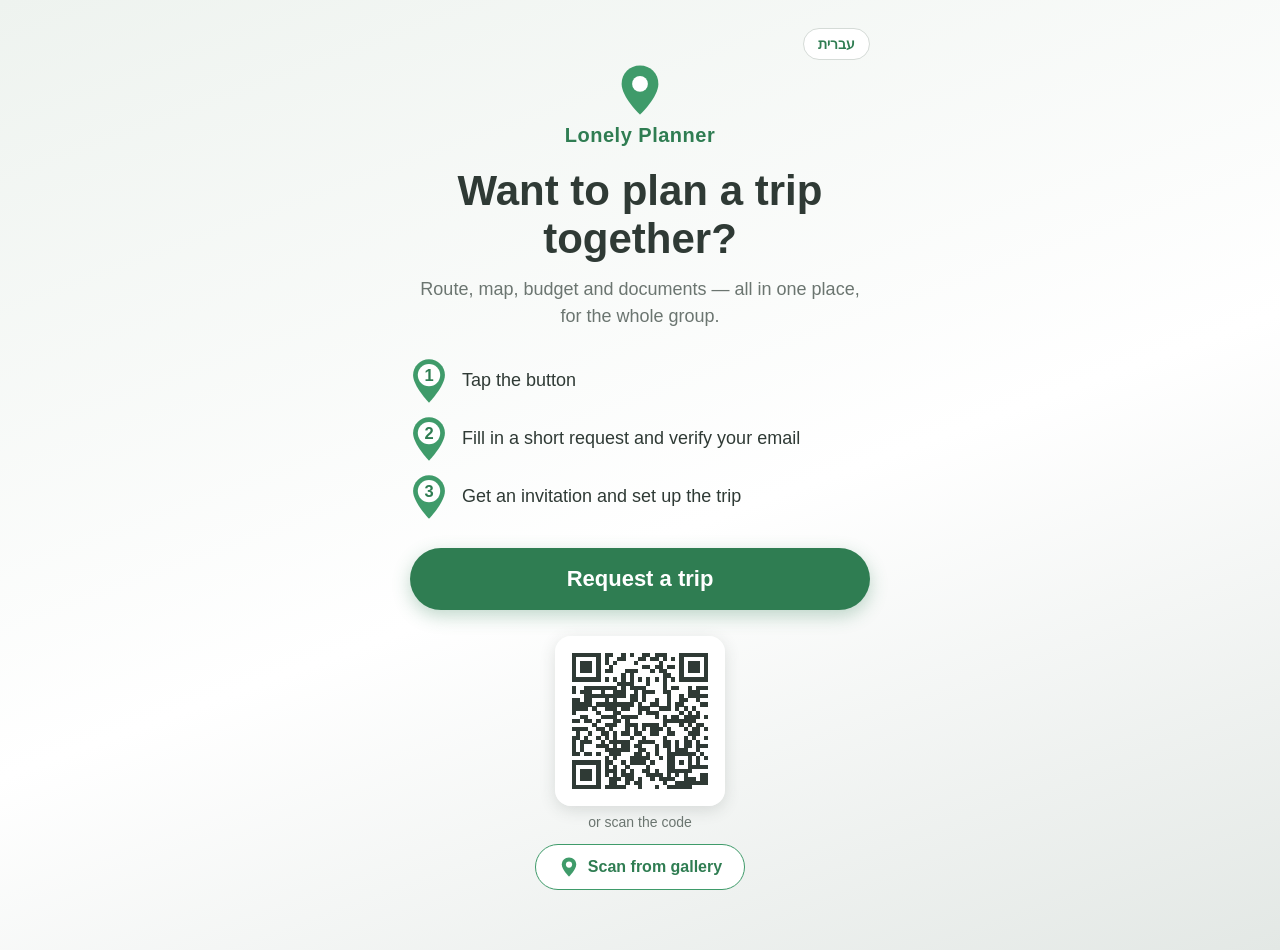
<file: start/index.html>
<!doctype html>
<html lang="he" dir="rtl">
<head>
<meta charset="utf-8">
<meta name="viewport" content="width=device-width,initial-scale=1">
<meta name="referrer" content="no-referrer">
<meta name="robots" content="noindex">
<meta name="theme-color" content="#2f7d52">
<!-- Lonely Planner share page /start/ · version 1.1.1 (2026-11-26)
     CHANGE 2026-11-26 START-03: 1.1.0 -> 1.1.1: the "סריקה מהגלריה" button shows the green map-pin icon (inline SVG) instead of the 🖼️ emoji.
     CHANGE 2026-11-26 START-02: 1.0.0 -> 1.1.0: new button "סריקה מהגלריה" under the QR (a phone cannot scan a QR shown on its own
     screen). The user picks an image; the page decodes it with the browser's BarcodeDetector (Chrome / Edge / Samsung Internet on
     Android; where it is missing the page says so and points to the big button) and opens the link only if it starts with
     https://orsela.github.io/Lonely_Planner/ — any other code gets a message and nothing opens. The image never leaves the device.
     CHANGE 2026-11-26 START-01: new file (no previous version). Static public page to share a trip-request link: three steps
     (pin icons with numbers), a big button to /request/ and a QR. Hebrew (RTL) + English (LTR) with a switch; language order:
     ?lang= -> #lang= -> device language. The button and the QR carry ?lang=<current> to /request/. Open Graph tags make
     WhatsApp / Telegram show og.jpg (1200x630) when the link is shared. Static: no app code, no Supabase, no storage, no
     tracking; outside the app's PWA scope. Mockup approved by Or on 2026-11-26 (claude.ai artifact JWMFCUrzj1otQLcVi1cQJm). -->
<title>Lonely Planner · בקשה להקמת טיול</title>
<meta name="description" content="רוצים לתכנן טיול ביחד? מסלול, מפה, תקציב ומסמכים – הכול במקום אחד, לכל הקבוצה.">
<meta property="og:type" content="website">
<meta property="og:site_name" content="Lonely Planner">
<meta property="og:title" content="רוצים לתכנן טיול ביחד? · Lonely Planner">
<meta property="og:description" content="מסלול, מפה, תקציב ומסמכים – הכול במקום אחד, לכל הקבוצה. לחצו ובקשו להקים טיול.">
<meta property="og:url" content="https://orsela.github.io/Lonely_Planner/start/">
<meta property="og:image" content="https://orsela.github.io/Lonely_Planner/start/og.jpg">
<meta property="og:image:width" content="1200">
<meta property="og:image:height" content="630">
<meta name="twitter:card" content="summary_large_image">
<style>
*{box-sizing:border-box;margin:0}
body{min-height:100vh;font-family:Arial,'Segoe UI',system-ui,sans-serif;background:linear-gradient(160deg,#eef3ef,#fff 55%,#e3e8e5);color:#2f3a35;display:flex;justify-content:center;padding:28px 20px}
[hidden]{display:none!important}
main{width:100%;max-width:460px;text-align:center;position:relative}
.lang{position:absolute;top:0;inset-inline-start:0;background:#fff;border:1px solid #d5dbd7;border-radius:20px;padding:7px 14px;font-size:14px;font-weight:700;color:#2f7d52;cursor:pointer}
.logo{width:56px;height:56px;margin:34px auto 6px;display:block}
.brand{font-weight:700;font-size:20px;color:#2f7d52;letter-spacing:.5px}
h1{font-size:clamp(32px,9vw,42px);line-height:1.15;margin:20px 0 12px}
.sub{font-size:18px;line-height:1.5;color:#6b7570}
.steps{margin:28px 0;padding:0;list-style:none;text-align:start}
.steps li{display:flex;align-items:center;gap:14px;margin:12px 0;font-size:18px}
.steps svg{width:38px;height:46px;flex:none}
.cta{display:block;background:#2f7d52;color:#fff;text-decoration:none;font-weight:700;font-size:22px;padding:18px 24px;border-radius:40px;box-shadow:0 6px 18px rgba(47,125,82,.3)}
.cta:active{transform:scale(.98)}
.qr{width:170px;height:170px;margin:26px auto 8px;border-radius:16px;overflow:hidden;box-shadow:0 4px 16px rgba(47,58,53,.15)}
.qr svg{width:100%;height:100%;display:block}
.hint{font-size:14px;color:#6b7570}
.scan{display:inline-block;margin-top:14px;background:#fff;border:1.5px solid #3f9b6a;color:#2f7d52;border-radius:30px;padding:11px 22px;font-size:16px;font-weight:700;cursor:pointer}
.scan{display:inline-flex;align-items:center;gap:8px}
.spin{width:22px;height:22px;flex:none}
.scan input{position:absolute;width:1px;height:1px;opacity:0;pointer-events:none}
.msg{margin-top:12px;font-size:15px;color:#8a3b2f;min-height:20px}
</style></head><body><main>
<button class="lang" id="stLang" type="button" lang="en" dir="ltr">English</button>
<svg class="logo" viewBox="0 0 64 64" aria-hidden="true"><path d="M32 4C20 4 11 13 11 25c0 15 21 35 21 35s21-20 21-35C53 13 44 4 32 4z" fill="#3f9b6a"/><circle cx="32" cy="25" r="9" fill="#fff"/></svg>
<div class="brand">Lonely Planner</div>
<h1 id="stH1"></h1>
<p class="sub" id="stSub"></p>
<ul class="steps"><li><svg viewBox="0 0 64 78" aria-hidden="true"><path d="M32 2C17 2 5 14 5 29c0 19 27 47 27 47s27-28 27-47C59 14 47 2 32 2z" fill="#3f9b6a"/><circle cx="32" cy="29" r="19" fill="#fff"/><text x="32" y="39" text-anchor="middle" font-size="28" font-weight="700" fill="#2f7d52">1</text></svg><span id="stS1"></span></li><li><svg viewBox="0 0 64 78" aria-hidden="true"><path d="M32 2C17 2 5 14 5 29c0 19 27 47 27 47s27-28 27-47C59 14 47 2 32 2z" fill="#3f9b6a"/><circle cx="32" cy="29" r="19" fill="#fff"/><text x="32" y="39" text-anchor="middle" font-size="28" font-weight="700" fill="#2f7d52">2</text></svg><span id="stS2"></span></li><li><svg viewBox="0 0 64 78" aria-hidden="true"><path d="M32 2C17 2 5 14 5 29c0 19 27 47 27 47s27-28 27-47C59 14 47 2 32 2z" fill="#3f9b6a"/><circle cx="32" cy="29" r="19" fill="#fff"/><text x="32" y="39" text-anchor="middle" font-size="28" font-weight="700" fill="#2f7d52">3</text></svg><span id="stS3"></span></li></ul>
<a class="cta" id="stGo" href="https://orsela.github.io/Lonely_Planner/request/?lang=he" rel="noopener"></a>
<div class="qr" id="stQrHe"><svg xmlns="http://www.w3.org/2000/svg" viewBox="0 0 41 41" shape-rendering="crispEdges" role="img" aria-label="QR"><rect width="100%" height="100%" fill="#fff"/><g fill="#2f3a35"><rect x="4" y="4" width="1.02" height="1.02"/><rect x="5" y="4" width="1.02" height="1.02"/><rect x="6" y="4" width="1.02" height="1.02"/><rect x="7" y="4" width="1.02" height="1.02"/><rect x="8" y="4" width="1.02" height="1.02"/><rect x="9" y="4" width="1.02" height="1.02"/><rect x="10" y="4" width="1.02" height="1.02"/><rect x="14" y="4" width="1.02" height="1.02"/><rect x="15" y="4" width="1.02" height="1.02"/><rect x="16" y="4" width="1.02" height="1.02"/><rect x="17" y="4" width="1.02" height="1.02"/><rect x="20" y="4" width="1.02" height="1.02"/><rect x="22" y="4" width="1.02" height="1.02"/><rect x="23" y="4" width="1.02" height="1.02"/><rect x="25" y="4" width="1.02" height="1.02"/><rect x="27" y="4" width="1.02" height="1.02"/><rect x="30" y="4" width="1.02" height="1.02"/><rect x="31" y="4" width="1.02" height="1.02"/><rect x="32" y="4" width="1.02" height="1.02"/><rect x="33" y="4" width="1.02" height="1.02"/><rect x="34" y="4" width="1.02" height="1.02"/><rect x="35" y="4" width="1.02" height="1.02"/><rect x="36" y="4" width="1.02" height="1.02"/><rect x="4" y="5" width="1.02" height="1.02"/><rect x="10" y="5" width="1.02" height="1.02"/><rect x="15" y="5" width="1.02" height="1.02"/><rect x="16" y="5" width="1.02" height="1.02"/><rect x="17" y="5" width="1.02" height="1.02"/><rect x="18" y="5" width="1.02" height="1.02"/><rect x="19" y="5" width="1.02" height="1.02"/><rect x="20" y="5" width="1.02" height="1.02"/><rect x="21" y="5" width="1.02" height="1.02"/><rect x="25" y="5" width="1.02" height="1.02"/><rect x="26" y="5" width="1.02" height="1.02"/><rect x="28" y="5" width="1.02" height="1.02"/><rect x="30" y="5" width="1.02" height="1.02"/><rect x="36" y="5" width="1.02" height="1.02"/><rect x="4" y="6" width="1.02" height="1.02"/><rect x="6" y="6" width="1.02" height="1.02"/><rect x="7" y="6" width="1.02" height="1.02"/><rect x="8" y="6" width="1.02" height="1.02"/><rect x="10" y="6" width="1.02" height="1.02"/><rect x="12" y="6" width="1.02" height="1.02"/><rect x="14" y="6" width="1.02" height="1.02"/><rect x="17" y="6" width="1.02" height="1.02"/><rect x="19" y="6" width="1.02" height="1.02"/><rect x="20" y="6" width="1.02" height="1.02"/><rect x="23" y="6" width="1.02" height="1.02"/><rect x="25" y="6" width="1.02" height="1.02"/><rect x="26" y="6" width="1.02" height="1.02"/><rect x="30" y="6" width="1.02" height="1.02"/><rect x="32" y="6" width="1.02" height="1.02"/><rect x="33" y="6" width="1.02" height="1.02"/><rect x="34" y="6" width="1.02" height="1.02"/><rect x="36" y="6" width="1.02" height="1.02"/><rect x="4" y="7" width="1.02" height="1.02"/><rect x="6" y="7" width="1.02" height="1.02"/><rect x="7" y="7" width="1.02" height="1.02"/><rect x="8" y="7" width="1.02" height="1.02"/><rect x="10" y="7" width="1.02" height="1.02"/><rect x="12" y="7" width="1.02" height="1.02"/><rect x="13" y="7" width="1.02" height="1.02"/><rect x="16" y="7" width="1.02" height="1.02"/><rect x="18" y="7" width="1.02" height="1.02"/><rect x="19" y="7" width="1.02" height="1.02"/><rect x="20" y="7" width="1.02" height="1.02"/><rect x="21" y="7" width="1.02" height="1.02"/><rect x="22" y="7" width="1.02" height="1.02"/><rect x="26" y="7" width="1.02" height="1.02"/><rect x="27" y="7" width="1.02" height="1.02"/><rect x="28" y="7" width="1.02" height="1.02"/><rect x="30" y="7" width="1.02" height="1.02"/><rect x="32" y="7" width="1.02" height="1.02"/><rect x="33" y="7" width="1.02" height="1.02"/><rect x="34" y="7" width="1.02" height="1.02"/><rect x="36" y="7" width="1.02" height="1.02"/><rect x="4" y="8" width="1.02" height="1.02"/><rect x="6" y="8" width="1.02" height="1.02"/><rect x="7" y="8" width="1.02" height="1.02"/><rect x="8" y="8" width="1.02" height="1.02"/><rect x="10" y="8" width="1.02" height="1.02"/><rect x="12" y="8" width="1.02" height="1.02"/><rect x="13" y="8" width="1.02" height="1.02"/><rect x="17" y="8" width="1.02" height="1.02"/><rect x="19" y="8" width="1.02" height="1.02"/><rect x="21" y="8" width="1.02" height="1.02"/><rect x="23" y="8" width="1.02" height="1.02"/><rect x="24" y="8" width="1.02" height="1.02"/><rect x="25" y="8" width="1.02" height="1.02"/><rect x="26" y="8" width="1.02" height="1.02"/><rect x="27" y="8" width="1.02" height="1.02"/><rect x="30" y="8" width="1.02" height="1.02"/><rect x="32" y="8" width="1.02" height="1.02"/><rect x="33" y="8" width="1.02" height="1.02"/><rect x="34" y="8" width="1.02" height="1.02"/><rect x="36" y="8" width="1.02" height="1.02"/><rect x="4" y="9" width="1.02" height="1.02"/><rect x="10" y="9" width="1.02" height="1.02"/><rect x="12" y="9" width="1.02" height="1.02"/><rect x="13" y="9" width="1.02" height="1.02"/><rect x="14" y="9" width="1.02" height="1.02"/><rect x="16" y="9" width="1.02" height="1.02"/><rect x="18" y="9" width="1.02" height="1.02"/><rect x="19" y="9" width="1.02" height="1.02"/><rect x="20" y="9" width="1.02" height="1.02"/><rect x="21" y="9" width="1.02" height="1.02"/><rect x="25" y="9" width="1.02" height="1.02"/><rect x="30" y="9" width="1.02" height="1.02"/><rect x="36" y="9" width="1.02" height="1.02"/><rect x="4" y="10" width="1.02" height="1.02"/><rect x="5" y="10" width="1.02" height="1.02"/><rect x="6" y="10" width="1.02" height="1.02"/><rect x="7" y="10" width="1.02" height="1.02"/><rect x="8" y="10" width="1.02" height="1.02"/><rect x="9" y="10" width="1.02" height="1.02"/><rect x="10" y="10" width="1.02" height="1.02"/><rect x="12" y="10" width="1.02" height="1.02"/><rect x="14" y="10" width="1.02" height="1.02"/><rect x="16" y="10" width="1.02" height="1.02"/><rect x="18" y="10" width="1.02" height="1.02"/><rect x="20" y="10" width="1.02" height="1.02"/><rect x="22" y="10" width="1.02" height="1.02"/><rect x="24" y="10" width="1.02" height="1.02"/><rect x="26" y="10" width="1.02" height="1.02"/><rect x="28" y="10" width="1.02" height="1.02"/><rect x="30" y="10" width="1.02" height="1.02"/><rect x="31" y="10" width="1.02" height="1.02"/><rect x="32" y="10" width="1.02" height="1.02"/><rect x="33" y="10" width="1.02" height="1.02"/><rect x="34" y="10" width="1.02" height="1.02"/><rect x="35" y="10" width="1.02" height="1.02"/><rect x="36" y="10" width="1.02" height="1.02"/><rect x="12" y="11" width="1.02" height="1.02"/><rect x="13" y="11" width="1.02" height="1.02"/><rect x="15" y="11" width="1.02" height="1.02"/><rect x="19" y="11" width="1.02" height="1.02"/><rect x="22" y="11" width="1.02" height="1.02"/><rect x="23" y="11" width="1.02" height="1.02"/><rect x="24" y="11" width="1.02" height="1.02"/><rect x="25" y="11" width="1.02" height="1.02"/><rect x="26" y="11" width="1.02" height="1.02"/><rect x="4" y="12" width="1.02" height="1.02"/><rect x="6" y="12" width="1.02" height="1.02"/><rect x="7" y="12" width="1.02" height="1.02"/><rect x="8" y="12" width="1.02" height="1.02"/><rect x="9" y="12" width="1.02" height="1.02"/><rect x="10" y="12" width="1.02" height="1.02"/><rect x="13" y="12" width="1.02" height="1.02"/><rect x="16" y="12" width="1.02" height="1.02"/><rect x="17" y="12" width="1.02" height="1.02"/><rect x="18" y="12" width="1.02" height="1.02"/><rect x="19" y="12" width="1.02" height="1.02"/><rect x="21" y="12" width="1.02" height="1.02"/><rect x="23" y="12" width="1.02" height="1.02"/><rect x="28" y="12" width="1.02" height="1.02"/><rect x="30" y="12" width="1.02" height="1.02"/><rect x="31" y="12" width="1.02" height="1.02"/><rect x="32" y="12" width="1.02" height="1.02"/><rect x="33" y="12" width="1.02" height="1.02"/><rect x="34" y="12" width="1.02" height="1.02"/><rect x="11" y="13" width="1.02" height="1.02"/><rect x="12" y="13" width="1.02" height="1.02"/><rect x="15" y="13" width="1.02" height="1.02"/><rect x="16" y="13" width="1.02" height="1.02"/><rect x="18" y="13" width="1.02" height="1.02"/><rect x="20" y="13" width="1.02" height="1.02"/><rect x="21" y="13" width="1.02" height="1.02"/><rect x="22" y="13" width="1.02" height="1.02"/><rect x="23" y="13" width="1.02" height="1.02"/><rect x="24" y="13" width="1.02" height="1.02"/><rect x="25" y="13" width="1.02" height="1.02"/><rect x="27" y="13" width="1.02" height="1.02"/><rect x="30" y="13" width="1.02" height="1.02"/><rect x="31" y="13" width="1.02" height="1.02"/><rect x="33" y="13" width="1.02" height="1.02"/><rect x="34" y="13" width="1.02" height="1.02"/><rect x="36" y="13" width="1.02" height="1.02"/><rect x="6" y="14" width="1.02" height="1.02"/><rect x="7" y="14" width="1.02" height="1.02"/><rect x="10" y="14" width="1.02" height="1.02"/><rect x="11" y="14" width="1.02" height="1.02"/><rect x="13" y="14" width="1.02" height="1.02"/><rect x="16" y="14" width="1.02" height="1.02"/><rect x="19" y="14" width="1.02" height="1.02"/><rect x="24" y="14" width="1.02" height="1.02"/><rect x="32" y="14" width="1.02" height="1.02"/><rect x="34" y="14" width="1.02" height="1.02"/><rect x="35" y="14" width="1.02" height="1.02"/><rect x="4" y="15" width="1.02" height="1.02"/><rect x="5" y="15" width="1.02" height="1.02"/><rect x="9" y="15" width="1.02" height="1.02"/><rect x="12" y="15" width="1.02" height="1.02"/><rect x="14" y="15" width="1.02" height="1.02"/><rect x="15" y="15" width="1.02" height="1.02"/><rect x="18" y="15" width="1.02" height="1.02"/><rect x="20" y="15" width="1.02" height="1.02"/><rect x="24" y="15" width="1.02" height="1.02"/><rect x="25" y="15" width="1.02" height="1.02"/><rect x="26" y="15" width="1.02" height="1.02"/><rect x="30" y="15" width="1.02" height="1.02"/><rect x="32" y="15" width="1.02" height="1.02"/><rect x="33" y="15" width="1.02" height="1.02"/><rect x="34" y="15" width="1.02" height="1.02"/><rect x="4" y="16" width="1.02" height="1.02"/><rect x="10" y="16" width="1.02" height="1.02"/><rect x="12" y="16" width="1.02" height="1.02"/><rect x="16" y="16" width="1.02" height="1.02"/><rect x="21" y="16" width="1.02" height="1.02"/><rect x="26" y="16" width="1.02" height="1.02"/><rect x="32" y="16" width="1.02" height="1.02"/><rect x="33" y="16" width="1.02" height="1.02"/><rect x="4" y="17" width="1.02" height="1.02"/><rect x="7" y="17" width="1.02" height="1.02"/><rect x="9" y="17" width="1.02" height="1.02"/><rect x="14" y="17" width="1.02" height="1.02"/><rect x="15" y="17" width="1.02" height="1.02"/><rect x="16" y="17" width="1.02" height="1.02"/><rect x="18" y="17" width="1.02" height="1.02"/><rect x="19" y="17" width="1.02" height="1.02"/><rect x="20" y="17" width="1.02" height="1.02"/><rect x="21" y="17" width="1.02" height="1.02"/><rect x="22" y="17" width="1.02" height="1.02"/><rect x="23" y="17" width="1.02" height="1.02"/><rect x="24" y="17" width="1.02" height="1.02"/><rect x="26" y="17" width="1.02" height="1.02"/><rect x="27" y="17" width="1.02" height="1.02"/><rect x="30" y="17" width="1.02" height="1.02"/><rect x="33" y="17" width="1.02" height="1.02"/><rect x="35" y="17" width="1.02" height="1.02"/><rect x="36" y="17" width="1.02" height="1.02"/><rect x="4" y="18" width="1.02" height="1.02"/><rect x="5" y="18" width="1.02" height="1.02"/><rect x="7" y="18" width="1.02" height="1.02"/><rect x="8" y="18" width="1.02" height="1.02"/><rect x="10" y="18" width="1.02" height="1.02"/><rect x="12" y="18" width="1.02" height="1.02"/><rect x="17" y="18" width="1.02" height="1.02"/><rect x="22" y="18" width="1.02" height="1.02"/><rect x="24" y="18" width="1.02" height="1.02"/><rect x="26" y="18" width="1.02" height="1.02"/><rect x="29" y="18" width="1.02" height="1.02"/><rect x="30" y="18" width="1.02" height="1.02"/><rect x="34" y="18" width="1.02" height="1.02"/><rect x="35" y="18" width="1.02" height="1.02"/><rect x="6" y="19" width="1.02" height="1.02"/><rect x="8" y="19" width="1.02" height="1.02"/><rect x="11" y="19" width="1.02" height="1.02"/><rect x="16" y="19" width="1.02" height="1.02"/><rect x="17" y="19" width="1.02" height="1.02"/><rect x="20" y="19" width="1.02" height="1.02"/><rect x="25" y="19" width="1.02" height="1.02"/><rect x="28" y="19" width="1.02" height="1.02"/><rect x="29" y="19" width="1.02" height="1.02"/><rect x="30" y="19" width="1.02" height="1.02"/><rect x="33" y="19" width="1.02" height="1.02"/><rect x="34" y="19" width="1.02" height="1.02"/><rect x="4" y="20" width="1.02" height="1.02"/><rect x="5" y="20" width="1.02" height="1.02"/><rect x="6" y="20" width="1.02" height="1.02"/><rect x="7" y="20" width="1.02" height="1.02"/><rect x="8" y="20" width="1.02" height="1.02"/><rect x="9" y="20" width="1.02" height="1.02"/><rect x="10" y="20" width="1.02" height="1.02"/><rect x="11" y="20" width="1.02" height="1.02"/><rect x="12" y="20" width="1.02" height="1.02"/><rect x="14" y="20" width="1.02" height="1.02"/><rect x="17" y="20" width="1.02" height="1.02"/><rect x="18" y="20" width="1.02" height="1.02"/><rect x="21" y="20" width="1.02" height="1.02"/><rect x="24" y="20" width="1.02" height="1.02"/><rect x="26" y="20" width="1.02" height="1.02"/><rect x="28" y="20" width="1.02" height="1.02"/><rect x="29" y="20" width="1.02" height="1.02"/><rect x="31" y="20" width="1.02" height="1.02"/><rect x="32" y="20" width="1.02" height="1.02"/><rect x="36" y="20" width="1.02" height="1.02"/><rect x="4" y="21" width="1.02" height="1.02"/><rect x="7" y="21" width="1.02" height="1.02"/><rect x="12" y="21" width="1.02" height="1.02"/><rect x="13" y="21" width="1.02" height="1.02"/><rect x="15" y="21" width="1.02" height="1.02"/><rect x="18" y="21" width="1.02" height="1.02"/><rect x="20" y="21" width="1.02" height="1.02"/><rect x="21" y="21" width="1.02" height="1.02"/><rect x="22" y="21" width="1.02" height="1.02"/><rect x="23" y="21" width="1.02" height="1.02"/><rect x="24" y="21" width="1.02" height="1.02"/><rect x="25" y="21" width="1.02" height="1.02"/><rect x="27" y="21" width="1.02" height="1.02"/><rect x="30" y="21" width="1.02" height="1.02"/><rect x="31" y="21" width="1.02" height="1.02"/><rect x="33" y="21" width="1.02" height="1.02"/><rect x="34" y="21" width="1.02" height="1.02"/><rect x="35" y="21" width="1.02" height="1.02"/><rect x="5" y="22" width="1.02" height="1.02"/><rect x="7" y="22" width="1.02" height="1.02"/><rect x="10" y="22" width="1.02" height="1.02"/><rect x="12" y="22" width="1.02" height="1.02"/><rect x="13" y="22" width="1.02" height="1.02"/><rect x="14" y="22" width="1.02" height="1.02"/><rect x="15" y="22" width="1.02" height="1.02"/><rect x="19" y="22" width="1.02" height="1.02"/><rect x="20" y="22" width="1.02" height="1.02"/><rect x="22" y="22" width="1.02" height="1.02"/><rect x="25" y="22" width="1.02" height="1.02"/><rect x="26" y="22" width="1.02" height="1.02"/><rect x="29" y="22" width="1.02" height="1.02"/><rect x="30" y="22" width="1.02" height="1.02"/><rect x="31" y="22" width="1.02" height="1.02"/><rect x="32" y="22" width="1.02" height="1.02"/><rect x="34" y="22" width="1.02" height="1.02"/><rect x="35" y="22" width="1.02" height="1.02"/><rect x="5" y="23" width="1.02" height="1.02"/><rect x="6" y="23" width="1.02" height="1.02"/><rect x="7" y="23" width="1.02" height="1.02"/><rect x="13" y="23" width="1.02" height="1.02"/><rect x="16" y="23" width="1.02" height="1.02"/><rect x="17" y="23" width="1.02" height="1.02"/><rect x="20" y="23" width="1.02" height="1.02"/><rect x="22" y="23" width="1.02" height="1.02"/><rect x="25" y="23" width="1.02" height="1.02"/><rect x="27" y="23" width="1.02" height="1.02"/><rect x="28" y="23" width="1.02" height="1.02"/><rect x="29" y="23" width="1.02" height="1.02"/><rect x="30" y="23" width="1.02" height="1.02"/><rect x="31" y="23" width="1.02" height="1.02"/><rect x="32" y="23" width="1.02" height="1.02"/><rect x="33" y="23" width="1.02" height="1.02"/><rect x="34" y="23" width="1.02" height="1.02"/><rect x="35" y="23" width="1.02" height="1.02"/><rect x="36" y="23" width="1.02" height="1.02"/><rect x="5" y="24" width="1.02" height="1.02"/><rect x="7" y="24" width="1.02" height="1.02"/><rect x="9" y="24" width="1.02" height="1.02"/><rect x="10" y="24" width="1.02" height="1.02"/><rect x="11" y="24" width="1.02" height="1.02"/><rect x="13" y="24" width="1.02" height="1.02"/><rect x="17" y="24" width="1.02" height="1.02"/><rect x="18" y="24" width="1.02" height="1.02"/><rect x="20" y="24" width="1.02" height="1.02"/><rect x="21" y="24" width="1.02" height="1.02"/><rect x="23" y="24" width="1.02" height="1.02"/><rect x="29" y="24" width="1.02" height="1.02"/><rect x="31" y="24" width="1.02" height="1.02"/><rect x="32" y="24" width="1.02" height="1.02"/><rect x="33" y="24" width="1.02" height="1.02"/><rect x="35" y="24" width="1.02" height="1.02"/><rect x="36" y="24" width="1.02" height="1.02"/><rect x="4" y="25" width="1.02" height="1.02"/><rect x="9" y="25" width="1.02" height="1.02"/><rect x="11" y="25" width="1.02" height="1.02"/><rect x="12" y="25" width="1.02" height="1.02"/><rect x="14" y="25" width="1.02" height="1.02"/><rect x="17" y="25" width="1.02" height="1.02"/><rect x="19" y="25" width="1.02" height="1.02"/><rect x="21" y="25" width="1.02" height="1.02"/><rect x="22" y="25" width="1.02" height="1.02"/><rect x="23" y="25" width="1.02" height="1.02"/><rect x="24" y="25" width="1.02" height="1.02"/><rect x="25" y="25" width="1.02" height="1.02"/><rect x="27" y="25" width="1.02" height="1.02"/><rect x="29" y="25" width="1.02" height="1.02"/><rect x="30" y="25" width="1.02" height="1.02"/><rect x="34" y="25" width="1.02" height="1.02"/><rect x="36" y="25" width="1.02" height="1.02"/><rect x="4" y="26" width="1.02" height="1.02"/><rect x="6" y="26" width="1.02" height="1.02"/><rect x="7" y="26" width="1.02" height="1.02"/><rect x="9" y="26" width="1.02" height="1.02"/><rect x="10" y="26" width="1.02" height="1.02"/><rect x="11" y="26" width="1.02" height="1.02"/><rect x="14" y="26" width="1.02" height="1.02"/><rect x="15" y="26" width="1.02" height="1.02"/><rect x="16" y="26" width="1.02" height="1.02"/><rect x="17" y="26" width="1.02" height="1.02"/><rect x="18" y="26" width="1.02" height="1.02"/><rect x="19" y="26" width="1.02" height="1.02"/><rect x="20" y="26" width="1.02" height="1.02"/><rect x="21" y="26" width="1.02" height="1.02"/><rect x="26" y="26" width="1.02" height="1.02"/><rect x="29" y="26" width="1.02" height="1.02"/><rect x="30" y="26" width="1.02" height="1.02"/><rect x="31" y="26" width="1.02" height="1.02"/><rect x="32" y="26" width="1.02" height="1.02"/><rect x="33" y="26" width="1.02" height="1.02"/><rect x="34" y="26" width="1.02" height="1.02"/><rect x="35" y="26" width="1.02" height="1.02"/><rect x="4" y="27" width="1.02" height="1.02"/><rect x="7" y="27" width="1.02" height="1.02"/><rect x="8" y="27" width="1.02" height="1.02"/><rect x="9" y="27" width="1.02" height="1.02"/><rect x="11" y="27" width="1.02" height="1.02"/><rect x="17" y="27" width="1.02" height="1.02"/><rect x="19" y="27" width="1.02" height="1.02"/><rect x="24" y="27" width="1.02" height="1.02"/><rect x="25" y="27" width="1.02" height="1.02"/><rect x="26" y="27" width="1.02" height="1.02"/><rect x="29" y="27" width="1.02" height="1.02"/><rect x="30" y="27" width="1.02" height="1.02"/><rect x="32" y="27" width="1.02" height="1.02"/><rect x="33" y="27" width="1.02" height="1.02"/><rect x="34" y="27" width="1.02" height="1.02"/><rect x="4" y="28" width="1.02" height="1.02"/><rect x="6" y="28" width="1.02" height="1.02"/><rect x="7" y="28" width="1.02" height="1.02"/><rect x="9" y="28" width="1.02" height="1.02"/><rect x="10" y="28" width="1.02" height="1.02"/><rect x="11" y="28" width="1.02" height="1.02"/><rect x="12" y="28" width="1.02" height="1.02"/><rect x="13" y="28" width="1.02" height="1.02"/><rect x="15" y="28" width="1.02" height="1.02"/><rect x="17" y="28" width="1.02" height="1.02"/><rect x="18" y="28" width="1.02" height="1.02"/><rect x="19" y="28" width="1.02" height="1.02"/><rect x="21" y="28" width="1.02" height="1.02"/><rect x="22" y="28" width="1.02" height="1.02"/><rect x="23" y="28" width="1.02" height="1.02"/><rect x="26" y="28" width="1.02" height="1.02"/><rect x="28" y="28" width="1.02" height="1.02"/><rect x="29" y="28" width="1.02" height="1.02"/><rect x="30" y="28" width="1.02" height="1.02"/><rect x="31" y="28" width="1.02" height="1.02"/><rect x="32" y="28" width="1.02" height="1.02"/><rect x="36" y="28" width="1.02" height="1.02"/><rect x="12" y="29" width="1.02" height="1.02"/><rect x="13" y="29" width="1.02" height="1.02"/><rect x="14" y="29" width="1.02" height="1.02"/><rect x="20" y="29" width="1.02" height="1.02"/><rect x="22" y="29" width="1.02" height="1.02"/><rect x="23" y="29" width="1.02" height="1.02"/><rect x="24" y="29" width="1.02" height="1.02"/><rect x="27" y="29" width="1.02" height="1.02"/><rect x="28" y="29" width="1.02" height="1.02"/><rect x="32" y="29" width="1.02" height="1.02"/><rect x="34" y="29" width="1.02" height="1.02"/><rect x="35" y="29" width="1.02" height="1.02"/><rect x="4" y="30" width="1.02" height="1.02"/><rect x="5" y="30" width="1.02" height="1.02"/><rect x="6" y="30" width="1.02" height="1.02"/><rect x="7" y="30" width="1.02" height="1.02"/><rect x="8" y="30" width="1.02" height="1.02"/><rect x="9" y="30" width="1.02" height="1.02"/><rect x="10" y="30" width="1.02" height="1.02"/><rect x="13" y="30" width="1.02" height="1.02"/><rect x="16" y="30" width="1.02" height="1.02"/><rect x="19" y="30" width="1.02" height="1.02"/><rect x="26" y="30" width="1.02" height="1.02"/><rect x="27" y="30" width="1.02" height="1.02"/><rect x="28" y="30" width="1.02" height="1.02"/><rect x="30" y="30" width="1.02" height="1.02"/><rect x="32" y="30" width="1.02" height="1.02"/><rect x="34" y="30" width="1.02" height="1.02"/><rect x="35" y="30" width="1.02" height="1.02"/><rect x="4" y="31" width="1.02" height="1.02"/><rect x="10" y="31" width="1.02" height="1.02"/><rect x="12" y="31" width="1.02" height="1.02"/><rect x="14" y="31" width="1.02" height="1.02"/><rect x="18" y="31" width="1.02" height="1.02"/><rect x="19" y="31" width="1.02" height="1.02"/><rect x="20" y="31" width="1.02" height="1.02"/><rect x="24" y="31" width="1.02" height="1.02"/><rect x="25" y="31" width="1.02" height="1.02"/><rect x="26" y="31" width="1.02" height="1.02"/><rect x="27" y="31" width="1.02" height="1.02"/><rect x="28" y="31" width="1.02" height="1.02"/><rect x="32" y="31" width="1.02" height="1.02"/><rect x="33" y="31" width="1.02" height="1.02"/><rect x="34" y="31" width="1.02" height="1.02"/><rect x="35" y="31" width="1.02" height="1.02"/><rect x="4" y="32" width="1.02" height="1.02"/><rect x="6" y="32" width="1.02" height="1.02"/><rect x="7" y="32" width="1.02" height="1.02"/><rect x="8" y="32" width="1.02" height="1.02"/><rect x="10" y="32" width="1.02" height="1.02"/><rect x="12" y="32" width="1.02" height="1.02"/><rect x="15" y="32" width="1.02" height="1.02"/><rect x="17" y="32" width="1.02" height="1.02"/><rect x="22" y="32" width="1.02" height="1.02"/><rect x="28" y="32" width="1.02" height="1.02"/><rect x="29" y="32" width="1.02" height="1.02"/><rect x="30" y="32" width="1.02" height="1.02"/><rect x="31" y="32" width="1.02" height="1.02"/><rect x="32" y="32" width="1.02" height="1.02"/><rect x="33" y="32" width="1.02" height="1.02"/><rect x="36" y="32" width="1.02" height="1.02"/><rect x="4" y="33" width="1.02" height="1.02"/><rect x="6" y="33" width="1.02" height="1.02"/><rect x="7" y="33" width="1.02" height="1.02"/><rect x="8" y="33" width="1.02" height="1.02"/><rect x="10" y="33" width="1.02" height="1.02"/><rect x="12" y="33" width="1.02" height="1.02"/><rect x="13" y="33" width="1.02" height="1.02"/><rect x="14" y="33" width="1.02" height="1.02"/><rect x="17" y="33" width="1.02" height="1.02"/><rect x="19" y="33" width="1.02" height="1.02"/><rect x="20" y="33" width="1.02" height="1.02"/><rect x="21" y="33" width="1.02" height="1.02"/><rect x="22" y="33" width="1.02" height="1.02"/><rect x="23" y="33" width="1.02" height="1.02"/><rect x="24" y="33" width="1.02" height="1.02"/><rect x="26" y="33" width="1.02" height="1.02"/><rect x="29" y="33" width="1.02" height="1.02"/><rect x="32" y="33" width="1.02" height="1.02"/><rect x="33" y="33" width="1.02" height="1.02"/><rect x="35" y="33" width="1.02" height="1.02"/><rect x="36" y="33" width="1.02" height="1.02"/><rect x="4" y="34" width="1.02" height="1.02"/><rect x="6" y="34" width="1.02" height="1.02"/><rect x="7" y="34" width="1.02" height="1.02"/><rect x="8" y="34" width="1.02" height="1.02"/><rect x="10" y="34" width="1.02" height="1.02"/><rect x="12" y="34" width="1.02" height="1.02"/><rect x="13" y="34" width="1.02" height="1.02"/><rect x="15" y="34" width="1.02" height="1.02"/><rect x="16" y="34" width="1.02" height="1.02"/><rect x="21" y="34" width="1.02" height="1.02"/><rect x="24" y="34" width="1.02" height="1.02"/><rect x="25" y="34" width="1.02" height="1.02"/><rect x="28" y="34" width="1.02" height="1.02"/><rect x="29" y="34" width="1.02" height="1.02"/><rect x="30" y="34" width="1.02" height="1.02"/><rect x="31" y="34" width="1.02" height="1.02"/><rect x="4" y="35" width="1.02" height="1.02"/><rect x="10" y="35" width="1.02" height="1.02"/><rect x="14" y="35" width="1.02" height="1.02"/><rect x="15" y="35" width="1.02" height="1.02"/><rect x="18" y="35" width="1.02" height="1.02"/><rect x="20" y="35" width="1.02" height="1.02"/><rect x="23" y="35" width="1.02" height="1.02"/><rect x="24" y="35" width="1.02" height="1.02"/><rect x="25" y="35" width="1.02" height="1.02"/><rect x="26" y="35" width="1.02" height="1.02"/><rect x="32" y="35" width="1.02" height="1.02"/><rect x="33" y="35" width="1.02" height="1.02"/><rect x="34" y="35" width="1.02" height="1.02"/><rect x="4" y="36" width="1.02" height="1.02"/><rect x="5" y="36" width="1.02" height="1.02"/><rect x="6" y="36" width="1.02" height="1.02"/><rect x="7" y="36" width="1.02" height="1.02"/><rect x="8" y="36" width="1.02" height="1.02"/><rect x="9" y="36" width="1.02" height="1.02"/><rect x="10" y="36" width="1.02" height="1.02"/><rect x="12" y="36" width="1.02" height="1.02"/><rect x="13" y="36" width="1.02" height="1.02"/><rect x="15" y="36" width="1.02" height="1.02"/><rect x="16" y="36" width="1.02" height="1.02"/><rect x="17" y="36" width="1.02" height="1.02"/><rect x="23" y="36" width="1.02" height="1.02"/><rect x="24" y="36" width="1.02" height="1.02"/><rect x="26" y="36" width="1.02" height="1.02"/><rect x="27" y="36" width="1.02" height="1.02"/><rect x="28" y="36" width="1.02" height="1.02"/><rect x="30" y="36" width="1.02" height="1.02"/><rect x="31" y="36" width="1.02" height="1.02"/><rect x="35" y="36" width="1.02" height="1.02"/></g></svg></div>
<div class="qr" id="stQrEn" hidden><svg xmlns="http://www.w3.org/2000/svg" viewBox="0 0 41 41" shape-rendering="crispEdges" role="img" aria-label="QR"><rect width="100%" height="100%" fill="#fff"/><g fill="#2f3a35"><rect x="4" y="4" width="1.02" height="1.02"/><rect x="5" y="4" width="1.02" height="1.02"/><rect x="6" y="4" width="1.02" height="1.02"/><rect x="7" y="4" width="1.02" height="1.02"/><rect x="8" y="4" width="1.02" height="1.02"/><rect x="9" y="4" width="1.02" height="1.02"/><rect x="10" y="4" width="1.02" height="1.02"/><rect x="12" y="4" width="1.02" height="1.02"/><rect x="13" y="4" width="1.02" height="1.02"/><rect x="16" y="4" width="1.02" height="1.02"/><rect x="18" y="4" width="1.02" height="1.02"/><rect x="21" y="4" width="1.02" height="1.02"/><rect x="22" y="4" width="1.02" height="1.02"/><rect x="24" y="4" width="1.02" height="1.02"/><rect x="25" y="4" width="1.02" height="1.02"/><rect x="26" y="4" width="1.02" height="1.02"/><rect x="30" y="4" width="1.02" height="1.02"/><rect x="31" y="4" width="1.02" height="1.02"/><rect x="32" y="4" width="1.02" height="1.02"/><rect x="33" y="4" width="1.02" height="1.02"/><rect x="34" y="4" width="1.02" height="1.02"/><rect x="35" y="4" width="1.02" height="1.02"/><rect x="36" y="4" width="1.02" height="1.02"/><rect x="4" y="5" width="1.02" height="1.02"/><rect x="10" y="5" width="1.02" height="1.02"/><rect x="12" y="5" width="1.02" height="1.02"/><rect x="15" y="5" width="1.02" height="1.02"/><rect x="16" y="5" width="1.02" height="1.02"/><rect x="20" y="5" width="1.02" height="1.02"/><rect x="21" y="5" width="1.02" height="1.02"/><rect x="23" y="5" width="1.02" height="1.02"/><rect x="24" y="5" width="1.02" height="1.02"/><rect x="26" y="5" width="1.02" height="1.02"/><rect x="28" y="5" width="1.02" height="1.02"/><rect x="30" y="5" width="1.02" height="1.02"/><rect x="36" y="5" width="1.02" height="1.02"/><rect x="4" y="6" width="1.02" height="1.02"/><rect x="6" y="6" width="1.02" height="1.02"/><rect x="7" y="6" width="1.02" height="1.02"/><rect x="8" y="6" width="1.02" height="1.02"/><rect x="10" y="6" width="1.02" height="1.02"/><rect x="12" y="6" width="1.02" height="1.02"/><rect x="14" y="6" width="1.02" height="1.02"/><rect x="19" y="6" width="1.02" height="1.02"/><rect x="25" y="6" width="1.02" height="1.02"/><rect x="30" y="6" width="1.02" height="1.02"/><rect x="32" y="6" width="1.02" height="1.02"/><rect x="33" y="6" width="1.02" height="1.02"/><rect x="34" y="6" width="1.02" height="1.02"/><rect x="36" y="6" width="1.02" height="1.02"/><rect x="4" y="7" width="1.02" height="1.02"/><rect x="6" y="7" width="1.02" height="1.02"/><rect x="7" y="7" width="1.02" height="1.02"/><rect x="8" y="7" width="1.02" height="1.02"/><rect x="10" y="7" width="1.02" height="1.02"/><rect x="13" y="7" width="1.02" height="1.02"/><rect x="21" y="7" width="1.02" height="1.02"/><rect x="22" y="7" width="1.02" height="1.02"/><rect x="24" y="7" width="1.02" height="1.02"/><rect x="25" y="7" width="1.02" height="1.02"/><rect x="27" y="7" width="1.02" height="1.02"/><rect x="28" y="7" width="1.02" height="1.02"/><rect x="30" y="7" width="1.02" height="1.02"/><rect x="32" y="7" width="1.02" height="1.02"/><rect x="33" y="7" width="1.02" height="1.02"/><rect x="34" y="7" width="1.02" height="1.02"/><rect x="36" y="7" width="1.02" height="1.02"/><rect x="4" y="8" width="1.02" height="1.02"/><rect x="6" y="8" width="1.02" height="1.02"/><rect x="7" y="8" width="1.02" height="1.02"/><rect x="8" y="8" width="1.02" height="1.02"/><rect x="10" y="8" width="1.02" height="1.02"/><rect x="12" y="8" width="1.02" height="1.02"/><rect x="13" y="8" width="1.02" height="1.02"/><rect x="17" y="8" width="1.02" height="1.02"/><rect x="18" y="8" width="1.02" height="1.02"/><rect x="19" y="8" width="1.02" height="1.02"/><rect x="23" y="8" width="1.02" height="1.02"/><rect x="25" y="8" width="1.02" height="1.02"/><rect x="26" y="8" width="1.02" height="1.02"/><rect x="30" y="8" width="1.02" height="1.02"/><rect x="32" y="8" width="1.02" height="1.02"/><rect x="33" y="8" width="1.02" height="1.02"/><rect x="34" y="8" width="1.02" height="1.02"/><rect x="36" y="8" width="1.02" height="1.02"/><rect x="4" y="9" width="1.02" height="1.02"/><rect x="10" y="9" width="1.02" height="1.02"/><rect x="16" y="9" width="1.02" height="1.02"/><rect x="18" y="9" width="1.02" height="1.02"/><rect x="26" y="9" width="1.02" height="1.02"/><rect x="27" y="9" width="1.02" height="1.02"/><rect x="30" y="9" width="1.02" height="1.02"/><rect x="36" y="9" width="1.02" height="1.02"/><rect x="4" y="10" width="1.02" height="1.02"/><rect x="5" y="10" width="1.02" height="1.02"/><rect x="6" y="10" width="1.02" height="1.02"/><rect x="7" y="10" width="1.02" height="1.02"/><rect x="8" y="10" width="1.02" height="1.02"/><rect x="9" y="10" width="1.02" height="1.02"/><rect x="10" y="10" width="1.02" height="1.02"/><rect x="12" y="10" width="1.02" height="1.02"/><rect x="14" y="10" width="1.02" height="1.02"/><rect x="16" y="10" width="1.02" height="1.02"/><rect x="18" y="10" width="1.02" height="1.02"/><rect x="20" y="10" width="1.02" height="1.02"/><rect x="22" y="10" width="1.02" height="1.02"/><rect x="24" y="10" width="1.02" height="1.02"/><rect x="26" y="10" width="1.02" height="1.02"/><rect x="28" y="10" width="1.02" height="1.02"/><rect x="30" y="10" width="1.02" height="1.02"/><rect x="31" y="10" width="1.02" height="1.02"/><rect x="32" y="10" width="1.02" height="1.02"/><rect x="33" y="10" width="1.02" height="1.02"/><rect x="34" y="10" width="1.02" height="1.02"/><rect x="35" y="10" width="1.02" height="1.02"/><rect x="36" y="10" width="1.02" height="1.02"/><rect x="15" y="11" width="1.02" height="1.02"/><rect x="16" y="11" width="1.02" height="1.02"/><rect x="17" y="11" width="1.02" height="1.02"/><rect x="18" y="11" width="1.02" height="1.02"/><rect x="22" y="11" width="1.02" height="1.02"/><rect x="26" y="11" width="1.02" height="1.02"/><rect x="4" y="12" width="1.02" height="1.02"/><rect x="7" y="12" width="1.02" height="1.02"/><rect x="8" y="12" width="1.02" height="1.02"/><rect x="9" y="12" width="1.02" height="1.02"/><rect x="10" y="12" width="1.02" height="1.02"/><rect x="11" y="12" width="1.02" height="1.02"/><rect x="12" y="12" width="1.02" height="1.02"/><rect x="13" y="12" width="1.02" height="1.02"/><rect x="14" y="12" width="1.02" height="1.02"/><rect x="16" y="12" width="1.02" height="1.02"/><rect x="18" y="12" width="1.02" height="1.02"/><rect x="19" y="12" width="1.02" height="1.02"/><rect x="20" y="12" width="1.02" height="1.02"/><rect x="21" y="12" width="1.02" height="1.02"/><rect x="26" y="12" width="1.02" height="1.02"/><rect x="28" y="12" width="1.02" height="1.02"/><rect x="29" y="12" width="1.02" height="1.02"/><rect x="32" y="12" width="1.02" height="1.02"/><rect x="34" y="12" width="1.02" height="1.02"/><rect x="35" y="12" width="1.02" height="1.02"/><rect x="36" y="12" width="1.02" height="1.02"/><rect x="4" y="13" width="1.02" height="1.02"/><rect x="6" y="13" width="1.02" height="1.02"/><rect x="7" y="13" width="1.02" height="1.02"/><rect x="8" y="13" width="1.02" height="1.02"/><rect x="11" y="13" width="1.02" height="1.02"/><rect x="14" y="13" width="1.02" height="1.02"/><rect x="15" y="13" width="1.02" height="1.02"/><rect x="16" y="13" width="1.02" height="1.02"/><rect x="19" y="13" width="1.02" height="1.02"/><rect x="21" y="13" width="1.02" height="1.02"/><rect x="22" y="13" width="1.02" height="1.02"/><rect x="23" y="13" width="1.02" height="1.02"/><rect x="26" y="13" width="1.02" height="1.02"/><rect x="27" y="13" width="1.02" height="1.02"/><rect x="32" y="13" width="1.02" height="1.02"/><rect x="33" y="13" width="1.02" height="1.02"/><rect x="34" y="13" width="1.02" height="1.02"/><rect x="7" y="14" width="1.02" height="1.02"/><rect x="8" y="14" width="1.02" height="1.02"/><rect x="9" y="14" width="1.02" height="1.02"/><rect x="10" y="14" width="1.02" height="1.02"/><rect x="11" y="14" width="1.02" height="1.02"/><rect x="12" y="14" width="1.02" height="1.02"/><rect x="13" y="14" width="1.02" height="1.02"/><rect x="14" y="14" width="1.02" height="1.02"/><rect x="15" y="14" width="1.02" height="1.02"/><rect x="16" y="14" width="1.02" height="1.02"/><rect x="18" y="14" width="1.02" height="1.02"/><rect x="19" y="14" width="1.02" height="1.02"/><rect x="21" y="14" width="1.02" height="1.02"/><rect x="27" y="14" width="1.02" height="1.02"/><rect x="30" y="14" width="1.02" height="1.02"/><rect x="32" y="14" width="1.02" height="1.02"/><rect x="33" y="14" width="1.02" height="1.02"/><rect x="34" y="14" width="1.02" height="1.02"/><rect x="35" y="14" width="1.02" height="1.02"/><rect x="36" y="14" width="1.02" height="1.02"/><rect x="4" y="15" width="1.02" height="1.02"/><rect x="5" y="15" width="1.02" height="1.02"/><rect x="7" y="15" width="1.02" height="1.02"/><rect x="8" y="15" width="1.02" height="1.02"/><rect x="12" y="15" width="1.02" height="1.02"/><rect x="14" y="15" width="1.02" height="1.02"/><rect x="18" y="15" width="1.02" height="1.02"/><rect x="19" y="15" width="1.02" height="1.02"/><rect x="21" y="15" width="1.02" height="1.02"/><rect x="24" y="15" width="1.02" height="1.02"/><rect x="27" y="15" width="1.02" height="1.02"/><rect x="30" y="15" width="1.02" height="1.02"/><rect x="31" y="15" width="1.02" height="1.02"/><rect x="34" y="15" width="1.02" height="1.02"/><rect x="4" y="16" width="1.02" height="1.02"/><rect x="5" y="16" width="1.02" height="1.02"/><rect x="6" y="16" width="1.02" height="1.02"/><rect x="7" y="16" width="1.02" height="1.02"/><rect x="8" y="16" width="1.02" height="1.02"/><rect x="10" y="16" width="1.02" height="1.02"/><rect x="11" y="16" width="1.02" height="1.02"/><rect x="12" y="16" width="1.02" height="1.02"/><rect x="13" y="16" width="1.02" height="1.02"/><rect x="14" y="16" width="1.02" height="1.02"/><rect x="15" y="16" width="1.02" height="1.02"/><rect x="16" y="16" width="1.02" height="1.02"/><rect x="17" y="16" width="1.02" height="1.02"/><rect x="18" y="16" width="1.02" height="1.02"/><rect x="20" y="16" width="1.02" height="1.02"/><rect x="23" y="16" width="1.02" height="1.02"/><rect x="24" y="16" width="1.02" height="1.02"/><rect x="27" y="16" width="1.02" height="1.02"/><rect x="29" y="16" width="1.02" height="1.02"/><rect x="30" y="16" width="1.02" height="1.02"/><rect x="35" y="16" width="1.02" height="1.02"/><rect x="36" y="16" width="1.02" height="1.02"/><rect x="4" y="17" width="1.02" height="1.02"/><rect x="5" y="17" width="1.02" height="1.02"/><rect x="6" y="17" width="1.02" height="1.02"/><rect x="7" y="17" width="1.02" height="1.02"/><rect x="9" y="17" width="1.02" height="1.02"/><rect x="12" y="17" width="1.02" height="1.02"/><rect x="13" y="17" width="1.02" height="1.02"/><rect x="14" y="17" width="1.02" height="1.02"/><rect x="16" y="17" width="1.02" height="1.02"/><rect x="17" y="17" width="1.02" height="1.02"/><rect x="20" y="17" width="1.02" height="1.02"/><rect x="21" y="17" width="1.02" height="1.02"/><rect x="22" y="17" width="1.02" height="1.02"/><rect x="25" y="17" width="1.02" height="1.02"/><rect x="26" y="17" width="1.02" height="1.02"/><rect x="27" y="17" width="1.02" height="1.02"/><rect x="29" y="17" width="1.02" height="1.02"/><rect x="31" y="17" width="1.02" height="1.02"/><rect x="33" y="17" width="1.02" height="1.02"/><rect x="4" y="18" width="1.02" height="1.02"/><rect x="10" y="18" width="1.02" height="1.02"/><rect x="14" y="18" width="1.02" height="1.02"/><rect x="15" y="18" width="1.02" height="1.02"/><rect x="20" y="18" width="1.02" height="1.02"/><rect x="22" y="18" width="1.02" height="1.02"/><rect x="23" y="18" width="1.02" height="1.02"/><rect x="24" y="18" width="1.02" height="1.02"/><rect x="30" y="18" width="1.02" height="1.02"/><rect x="32" y="18" width="1.02" height="1.02"/><rect x="34" y="18" width="1.02" height="1.02"/><rect x="6" y="19" width="1.02" height="1.02"/><rect x="7" y="19" width="1.02" height="1.02"/><rect x="11" y="19" width="1.02" height="1.02"/><rect x="12" y="19" width="1.02" height="1.02"/><rect x="13" y="19" width="1.02" height="1.02"/><rect x="14" y="19" width="1.02" height="1.02"/><rect x="16" y="19" width="1.02" height="1.02"/><rect x="17" y="19" width="1.02" height="1.02"/><rect x="18" y="19" width="1.02" height="1.02"/><rect x="19" y="19" width="1.02" height="1.02"/><rect x="24" y="19" width="1.02" height="1.02"/><rect x="26" y="19" width="1.02" height="1.02"/><rect x="28" y="19" width="1.02" height="1.02"/><rect x="29" y="19" width="1.02" height="1.02"/><rect x="31" y="19" width="1.02" height="1.02"/><rect x="32" y="19" width="1.02" height="1.02"/><rect x="33" y="19" width="1.02" height="1.02"/><rect x="34" y="19" width="1.02" height="1.02"/><rect x="36" y="19" width="1.02" height="1.02"/><rect x="4" y="20" width="1.02" height="1.02"/><rect x="5" y="20" width="1.02" height="1.02"/><rect x="7" y="20" width="1.02" height="1.02"/><rect x="8" y="20" width="1.02" height="1.02"/><rect x="10" y="20" width="1.02" height="1.02"/><rect x="14" y="20" width="1.02" height="1.02"/><rect x="15" y="20" width="1.02" height="1.02"/><rect x="17" y="20" width="1.02" height="1.02"/><rect x="26" y="20" width="1.02" height="1.02"/><rect x="27" y="20" width="1.02" height="1.02"/><rect x="28" y="20" width="1.02" height="1.02"/><rect x="29" y="20" width="1.02" height="1.02"/><rect x="30" y="20" width="1.02" height="1.02"/><rect x="31" y="20" width="1.02" height="1.02"/><rect x="32" y="20" width="1.02" height="1.02"/><rect x="33" y="20" width="1.02" height="1.02"/><rect x="9" y="21" width="1.02" height="1.02"/><rect x="12" y="21" width="1.02" height="1.02"/><rect x="13" y="21" width="1.02" height="1.02"/><rect x="14" y="21" width="1.02" height="1.02"/><rect x="17" y="21" width="1.02" height="1.02"/><rect x="18" y="21" width="1.02" height="1.02"/><rect x="19" y="21" width="1.02" height="1.02"/><rect x="21" y="21" width="1.02" height="1.02"/><rect x="22" y="21" width="1.02" height="1.02"/><rect x="23" y="21" width="1.02" height="1.02"/><rect x="24" y="21" width="1.02" height="1.02"/><rect x="26" y="21" width="1.02" height="1.02"/><rect x="30" y="21" width="1.02" height="1.02"/><rect x="32" y="21" width="1.02" height="1.02"/><rect x="34" y="21" width="1.02" height="1.02"/><rect x="35" y="21" width="1.02" height="1.02"/><rect x="4" y="22" width="1.02" height="1.02"/><rect x="5" y="22" width="1.02" height="1.02"/><rect x="6" y="22" width="1.02" height="1.02"/><rect x="7" y="22" width="1.02" height="1.02"/><rect x="10" y="22" width="1.02" height="1.02"/><rect x="11" y="22" width="1.02" height="1.02"/><rect x="13" y="22" width="1.02" height="1.02"/><rect x="17" y="22" width="1.02" height="1.02"/><rect x="19" y="22" width="1.02" height="1.02"/><rect x="21" y="22" width="1.02" height="1.02"/><rect x="23" y="22" width="1.02" height="1.02"/><rect x="24" y="22" width="1.02" height="1.02"/><rect x="25" y="22" width="1.02" height="1.02"/><rect x="27" y="22" width="1.02" height="1.02"/><rect x="31" y="22" width="1.02" height="1.02"/><rect x="33" y="22" width="1.02" height="1.02"/><rect x="34" y="22" width="1.02" height="1.02"/><rect x="36" y="22" width="1.02" height="1.02"/><rect x="5" y="23" width="1.02" height="1.02"/><rect x="8" y="23" width="1.02" height="1.02"/><rect x="11" y="23" width="1.02" height="1.02"/><rect x="12" y="23" width="1.02" height="1.02"/><rect x="14" y="23" width="1.02" height="1.02"/><rect x="16" y="23" width="1.02" height="1.02"/><rect x="17" y="23" width="1.02" height="1.02"/><rect x="19" y="23" width="1.02" height="1.02"/><rect x="20" y="23" width="1.02" height="1.02"/><rect x="23" y="23" width="1.02" height="1.02"/><rect x="24" y="23" width="1.02" height="1.02"/><rect x="27" y="23" width="1.02" height="1.02"/><rect x="28" y="23" width="1.02" height="1.02"/><rect x="32" y="23" width="1.02" height="1.02"/><rect x="33" y="23" width="1.02" height="1.02"/><rect x="34" y="23" width="1.02" height="1.02"/><rect x="4" y="24" width="1.02" height="1.02"/><rect x="5" y="24" width="1.02" height="1.02"/><rect x="7" y="24" width="1.02" height="1.02"/><rect x="10" y="24" width="1.02" height="1.02"/><rect x="12" y="24" width="1.02" height="1.02"/><rect x="14" y="24" width="1.02" height="1.02"/><rect x="18" y="24" width="1.02" height="1.02"/><rect x="21" y="24" width="1.02" height="1.02"/><rect x="26" y="24" width="1.02" height="1.02"/><rect x="31" y="24" width="1.02" height="1.02"/><rect x="33" y="24" width="1.02" height="1.02"/><rect x="36" y="24" width="1.02" height="1.02"/><rect x="4" y="25" width="1.02" height="1.02"/><rect x="6" y="25" width="1.02" height="1.02"/><rect x="7" y="25" width="1.02" height="1.02"/><rect x="8" y="25" width="1.02" height="1.02"/><rect x="11" y="25" width="1.02" height="1.02"/><rect x="13" y="25" width="1.02" height="1.02"/><rect x="14" y="25" width="1.02" height="1.02"/><rect x="15" y="25" width="1.02" height="1.02"/><rect x="16" y="25" width="1.02" height="1.02"/><rect x="17" y="25" width="1.02" height="1.02"/><rect x="20" y="25" width="1.02" height="1.02"/><rect x="21" y="25" width="1.02" height="1.02"/><rect x="22" y="25" width="1.02" height="1.02"/><rect x="23" y="25" width="1.02" height="1.02"/><rect x="26" y="25" width="1.02" height="1.02"/><rect x="27" y="25" width="1.02" height="1.02"/><rect x="29" y="25" width="1.02" height="1.02"/><rect x="31" y="25" width="1.02" height="1.02"/><rect x="32" y="25" width="1.02" height="1.02"/><rect x="34" y="25" width="1.02" height="1.02"/><rect x="4" y="26" width="1.02" height="1.02"/><rect x="6" y="26" width="1.02" height="1.02"/><rect x="10" y="26" width="1.02" height="1.02"/><rect x="11" y="26" width="1.02" height="1.02"/><rect x="12" y="26" width="1.02" height="1.02"/><rect x="14" y="26" width="1.02" height="1.02"/><rect x="16" y="26" width="1.02" height="1.02"/><rect x="17" y="26" width="1.02" height="1.02"/><rect x="19" y="26" width="1.02" height="1.02"/><rect x="20" y="26" width="1.02" height="1.02"/><rect x="24" y="26" width="1.02" height="1.02"/><rect x="26" y="26" width="1.02" height="1.02"/><rect x="27" y="26" width="1.02" height="1.02"/><rect x="29" y="26" width="1.02" height="1.02"/><rect x="31" y="26" width="1.02" height="1.02"/><rect x="32" y="26" width="1.02" height="1.02"/><rect x="34" y="26" width="1.02" height="1.02"/><rect x="35" y="26" width="1.02" height="1.02"/><rect x="36" y="26" width="1.02" height="1.02"/><rect x="4" y="27" width="1.02" height="1.02"/><rect x="6" y="27" width="1.02" height="1.02"/><rect x="12" y="27" width="1.02" height="1.02"/><rect x="13" y="27" width="1.02" height="1.02"/><rect x="14" y="27" width="1.02" height="1.02"/><rect x="15" y="27" width="1.02" height="1.02"/><rect x="16" y="27" width="1.02" height="1.02"/><rect x="17" y="27" width="1.02" height="1.02"/><rect x="20" y="27" width="1.02" height="1.02"/><rect x="21" y="27" width="1.02" height="1.02"/><rect x="24" y="27" width="1.02" height="1.02"/><rect x="27" y="27" width="1.02" height="1.02"/><rect x="29" y="27" width="1.02" height="1.02"/><rect x="30" y="27" width="1.02" height="1.02"/><rect x="31" y="27" width="1.02" height="1.02"/><rect x="34" y="27" width="1.02" height="1.02"/><rect x="4" y="28" width="1.02" height="1.02"/><rect x="5" y="28" width="1.02" height="1.02"/><rect x="7" y="28" width="1.02" height="1.02"/><rect x="8" y="28" width="1.02" height="1.02"/><rect x="10" y="28" width="1.02" height="1.02"/><rect x="13" y="28" width="1.02" height="1.02"/><rect x="14" y="28" width="1.02" height="1.02"/><rect x="15" y="28" width="1.02" height="1.02"/><rect x="19" y="28" width="1.02" height="1.02"/><rect x="20" y="28" width="1.02" height="1.02"/><rect x="22" y="28" width="1.02" height="1.02"/><rect x="24" y="28" width="1.02" height="1.02"/><rect x="27" y="28" width="1.02" height="1.02"/><rect x="28" y="28" width="1.02" height="1.02"/><rect x="29" y="28" width="1.02" height="1.02"/><rect x="30" y="28" width="1.02" height="1.02"/><rect x="31" y="28" width="1.02" height="1.02"/><rect x="32" y="28" width="1.02" height="1.02"/><rect x="33" y="28" width="1.02" height="1.02"/><rect x="35" y="28" width="1.02" height="1.02"/><rect x="12" y="29" width="1.02" height="1.02"/><rect x="14" y="29" width="1.02" height="1.02"/><rect x="18" y="29" width="1.02" height="1.02"/><rect x="19" y="29" width="1.02" height="1.02"/><rect x="20" y="29" width="1.02" height="1.02"/><rect x="21" y="29" width="1.02" height="1.02"/><rect x="22" y="29" width="1.02" height="1.02"/><rect x="25" y="29" width="1.02" height="1.02"/><rect x="27" y="29" width="1.02" height="1.02"/><rect x="28" y="29" width="1.02" height="1.02"/><rect x="32" y="29" width="1.02" height="1.02"/><rect x="34" y="29" width="1.02" height="1.02"/><rect x="36" y="29" width="1.02" height="1.02"/><rect x="4" y="30" width="1.02" height="1.02"/><rect x="5" y="30" width="1.02" height="1.02"/><rect x="6" y="30" width="1.02" height="1.02"/><rect x="7" y="30" width="1.02" height="1.02"/><rect x="8" y="30" width="1.02" height="1.02"/><rect x="9" y="30" width="1.02" height="1.02"/><rect x="10" y="30" width="1.02" height="1.02"/><rect x="12" y="30" width="1.02" height="1.02"/><rect x="13" y="30" width="1.02" height="1.02"/><rect x="16" y="30" width="1.02" height="1.02"/><rect x="18" y="30" width="1.02" height="1.02"/><rect x="19" y="30" width="1.02" height="1.02"/><rect x="20" y="30" width="1.02" height="1.02"/><rect x="21" y="30" width="1.02" height="1.02"/><rect x="23" y="30" width="1.02" height="1.02"/><rect x="27" y="30" width="1.02" height="1.02"/><rect x="28" y="30" width="1.02" height="1.02"/><rect x="30" y="30" width="1.02" height="1.02"/><rect x="32" y="30" width="1.02" height="1.02"/><rect x="34" y="30" width="1.02" height="1.02"/><rect x="4" y="31" width="1.02" height="1.02"/><rect x="10" y="31" width="1.02" height="1.02"/><rect x="12" y="31" width="1.02" height="1.02"/><rect x="14" y="31" width="1.02" height="1.02"/><rect x="17" y="31" width="1.02" height="1.02"/><rect x="22" y="31" width="1.02" height="1.02"/><rect x="27" y="31" width="1.02" height="1.02"/><rect x="28" y="31" width="1.02" height="1.02"/><rect x="32" y="31" width="1.02" height="1.02"/><rect x="33" y="31" width="1.02" height="1.02"/><rect x="34" y="31" width="1.02" height="1.02"/><rect x="35" y="31" width="1.02" height="1.02"/><rect x="36" y="31" width="1.02" height="1.02"/><rect x="4" y="32" width="1.02" height="1.02"/><rect x="6" y="32" width="1.02" height="1.02"/><rect x="7" y="32" width="1.02" height="1.02"/><rect x="8" y="32" width="1.02" height="1.02"/><rect x="10" y="32" width="1.02" height="1.02"/><rect x="12" y="32" width="1.02" height="1.02"/><rect x="13" y="32" width="1.02" height="1.02"/><rect x="14" y="32" width="1.02" height="1.02"/><rect x="16" y="32" width="1.02" height="1.02"/><rect x="18" y="32" width="1.02" height="1.02"/><rect x="21" y="32" width="1.02" height="1.02"/><rect x="22" y="32" width="1.02" height="1.02"/><rect x="24" y="32" width="1.02" height="1.02"/><rect x="27" y="32" width="1.02" height="1.02"/><rect x="28" y="32" width="1.02" height="1.02"/><rect x="29" y="32" width="1.02" height="1.02"/><rect x="30" y="32" width="1.02" height="1.02"/><rect x="31" y="32" width="1.02" height="1.02"/><rect x="32" y="32" width="1.02" height="1.02"/><rect x="4" y="33" width="1.02" height="1.02"/><rect x="6" y="33" width="1.02" height="1.02"/><rect x="7" y="33" width="1.02" height="1.02"/><rect x="8" y="33" width="1.02" height="1.02"/><rect x="10" y="33" width="1.02" height="1.02"/><rect x="12" y="33" width="1.02" height="1.02"/><rect x="14" y="33" width="1.02" height="1.02"/><rect x="16" y="33" width="1.02" height="1.02"/><rect x="17" y="33" width="1.02" height="1.02"/><rect x="18" y="33" width="1.02" height="1.02"/><rect x="22" y="33" width="1.02" height="1.02"/><rect x="23" y="33" width="1.02" height="1.02"/><rect x="24" y="33" width="1.02" height="1.02"/><rect x="25" y="33" width="1.02" height="1.02"/><rect x="27" y="33" width="1.02" height="1.02"/><rect x="29" y="33" width="1.02" height="1.02"/><rect x="31" y="33" width="1.02" height="1.02"/><rect x="35" y="33" width="1.02" height="1.02"/><rect x="36" y="33" width="1.02" height="1.02"/><rect x="4" y="34" width="1.02" height="1.02"/><rect x="6" y="34" width="1.02" height="1.02"/><rect x="7" y="34" width="1.02" height="1.02"/><rect x="8" y="34" width="1.02" height="1.02"/><rect x="10" y="34" width="1.02" height="1.02"/><rect x="13" y="34" width="1.02" height="1.02"/><rect x="14" y="34" width="1.02" height="1.02"/><rect x="15" y="34" width="1.02" height="1.02"/><rect x="17" y="34" width="1.02" height="1.02"/><rect x="18" y="34" width="1.02" height="1.02"/><rect x="20" y="34" width="1.02" height="1.02"/><rect x="23" y="34" width="1.02" height="1.02"/><rect x="25" y="34" width="1.02" height="1.02"/><rect x="26" y="34" width="1.02" height="1.02"/><rect x="27" y="34" width="1.02" height="1.02"/><rect x="28" y="34" width="1.02" height="1.02"/><rect x="31" y="34" width="1.02" height="1.02"/><rect x="32" y="34" width="1.02" height="1.02"/><rect x="33" y="34" width="1.02" height="1.02"/><rect x="35" y="34" width="1.02" height="1.02"/><rect x="36" y="34" width="1.02" height="1.02"/><rect x="4" y="35" width="1.02" height="1.02"/><rect x="10" y="35" width="1.02" height="1.02"/><rect x="13" y="35" width="1.02" height="1.02"/><rect x="14" y="35" width="1.02" height="1.02"/><rect x="17" y="35" width="1.02" height="1.02"/><rect x="19" y="35" width="1.02" height="1.02"/><rect x="20" y="35" width="1.02" height="1.02"/><rect x="26" y="35" width="1.02" height="1.02"/><rect x="29" y="35" width="1.02" height="1.02"/><rect x="30" y="35" width="1.02" height="1.02"/><rect x="31" y="35" width="1.02" height="1.02"/><rect x="32" y="35" width="1.02" height="1.02"/><rect x="33" y="35" width="1.02" height="1.02"/><rect x="34" y="35" width="1.02" height="1.02"/><rect x="35" y="35" width="1.02" height="1.02"/><rect x="36" y="35" width="1.02" height="1.02"/><rect x="4" y="36" width="1.02" height="1.02"/><rect x="5" y="36" width="1.02" height="1.02"/><rect x="6" y="36" width="1.02" height="1.02"/><rect x="7" y="36" width="1.02" height="1.02"/><rect x="8" y="36" width="1.02" height="1.02"/><rect x="9" y="36" width="1.02" height="1.02"/><rect x="10" y="36" width="1.02" height="1.02"/><rect x="12" y="36" width="1.02" height="1.02"/><rect x="13" y="36" width="1.02" height="1.02"/><rect x="14" y="36" width="1.02" height="1.02"/><rect x="15" y="36" width="1.02" height="1.02"/><rect x="16" y="36" width="1.02" height="1.02"/><rect x="20" y="36" width="1.02" height="1.02"/><rect x="24" y="36" width="1.02" height="1.02"/><rect x="27" y="36" width="1.02" height="1.02"/><rect x="28" y="36" width="1.02" height="1.02"/><rect x="29" y="36" width="1.02" height="1.02"/><rect x="30" y="36" width="1.02" height="1.02"/><rect x="31" y="36" width="1.02" height="1.02"/><rect x="32" y="36" width="1.02" height="1.02"/></g></svg></div>
<p class="hint" id="stHint"></p>
<label class="scan"><svg class="spin" viewBox="0 0 64 64" aria-hidden="true"><path d="M32 4C20 4 11 13 11 25c0 15 21 35 21 35s21-20 21-35C53 13 44 4 32 4z" fill="#3f9b6a"/><circle cx="32" cy="25" r="9" fill="#fff"/></svg><span id="stScanT"></span><input type="file" id="stFile" accept="image/*"></label>
<p class="msg" id="stMsg" role="status" aria-live="polite"></p>
</main>
<script>
(function(){
var T={
 he:{t:'Lonely Planner · בקשה להקמת טיול',h:'רוצים לתכנן טיול ביחד?',s:'מסלול, מפה, תקציב ומסמכים — הכול במקום אחד, לכל הקבוצה.',a:'לוחצים על הכפתור',b:'ממלאים בקשה קצרה ומאמתים מייל',c:'מקבלים הזמנה ומקימים את הטיול',go:'בקשה להקמת טיול',hint:'או סורקים את הקוד',scan:'סריקה מהגלריה',nf:'לא נמצא קוד QR בתמונה.',no:'זה לא קוד של Lonely Planner.',ns:'הדפדפן הזה לא תומך בסריקה מתמונה. אפשר ללחוץ על הכפתור הגדול.',sw:'English'},
 en:{t:'Lonely Planner · Request a trip',h:'Want to plan a trip together?',s:'Route, map, budget and documents — all in one place, for the whole group.',a:'Tap the button',b:'Fill in a short request and verify your email',c:'Get an invitation and set up the trip',go:'Request a trip',hint:'or scan the code',scan:'Scan from gallery',nf:'No QR code found in the image.',no:'This is not a Lonely Planner code.',ns:'This browser cannot scan from an image. Use the big button instead.',sw:'עברית'}
};
function pick(){
 var l='';try{l=new URLSearchParams(location.search).get('lang')||''}catch(e){}
 if(!l){var m=/[#&]lang=(he|en)\b/.exec(String(location.hash||''));if(m)l=m[1]}
 if(l==='he'||l==='en')return l;
 var ls=(navigator.languages&&navigator.languages.length?navigator.languages:[navigator.language||'']).map(function(x){return String(x||'').toLowerCase()});
 return ls.some(function(x){return /^(he|iw)(-|$)/.test(x)})?'he':'en';
}
function $(i){return document.getElementById(i)}
function show(l){
 var t=T[l],d=document.documentElement;d.lang=l;d.dir=l==='he'?'rtl':'ltr';document.title=t.t;
 $('stH1').textContent=t.h;$('stSub').textContent=t.s;$('stS1').textContent=t.a;$('stS2').textContent=t.b;$('stS3').textContent=t.c;
 $('stGo').textContent=t.go;$('stGo').href='https://orsela.github.io/Lonely_Planner/request/?lang='+l;$('stHint').textContent=t.hint;$('stScanT').textContent=t.scan;$('stMsg').textContent='';
 $('stLang').textContent=t.sw;$('stLang').lang=l==='he'?'en':'he';$('stLang').dir=l==='he'?'ltr':'rtl';
 $('stQrHe').hidden=l!=='he';$('stQrEn').hidden=l!=='en';
}
var cur=pick();show(cur);
$('stFile').addEventListener('change',function(){
 var f=this.files&&this.files[0],t=T[cur],msg=$('stMsg');this.value='';msg.textContent='';if(!f)return;
 if(!('BarcodeDetector' in window)||!window.createImageBitmap){msg.textContent=t.ns;return}
 createImageBitmap(f).then(function(bm){
  return new BarcodeDetector({formats:['qr_code']}).detect(bm).then(function(r){
   if(bm.close)bm.close();
   var v=r&&r[0]&&r[0].rawValue;if(!v){msg.textContent=t.nf;return}
   if(String(v).indexOf('https://orsela.github.io/Lonely_Planner/')!==0){msg.textContent=t.no;return}
   location.href=v;
  });
 }).catch(function(){msg.textContent=t.nf});
});
$('stLang').addEventListener('click',function(){cur=cur==='he'?'en':'he';show(cur)});
})();
</script>
</body></html>
</file>
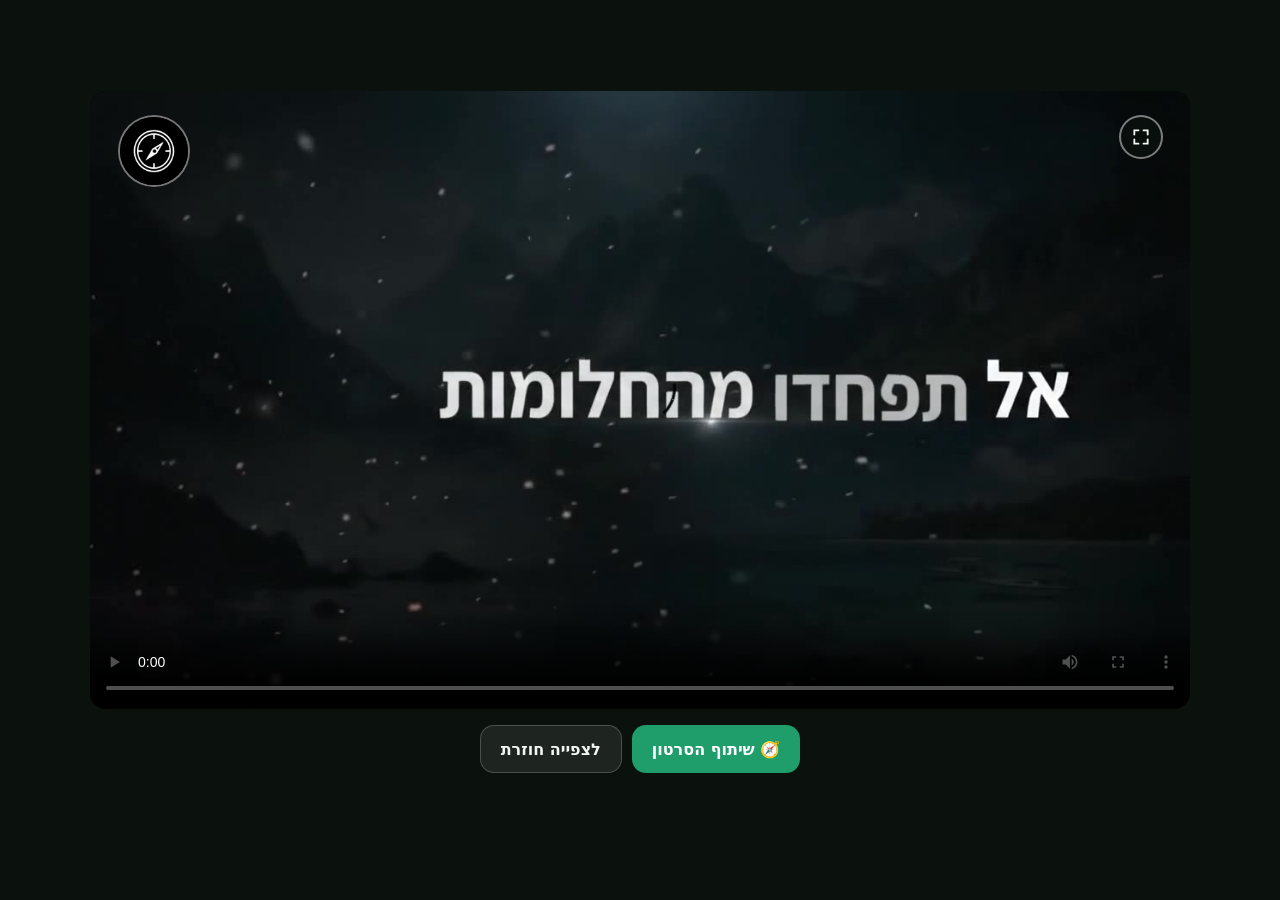
<file: teaser/index.html>
<!doctype html>
<html lang="he" dir="rtl">
<head>
<meta charset="utf-8">
<meta name="viewport" content="width=device-width, initial-scale=1, viewport-fit=cover">
<!--
  Lonely Planner teaser page · version 1.0.1 (2026-11-08)
  CHANGE 2026-11-08 TEASER-02: 1.0.0 -> 1.0.1: video v10 -> v11 (the phone shot with "כל אחד יכול לתכנן" stays on screen ~3 s instead of ~1 s).
  CHANGE 2026-11-08 TEASER-01: new file (no previous version).
  Public share page for the 25 s teaser (teaser.mp4 = teaser v11). The compass is the only call to action:
  a small one rides on the video the whole time; from the "בוא תנסה:" card (20.8 s) a large one sits exactly
  on the video's compass and stays after the video ends. Both open the trip-request page (/request/).
  Open Graph tags make WhatsApp / Telegram / Facebook show the compass card (og.jpg) when the link is shared.
  "שיתוף" shares the video file itself with a 🧭 line + this page's link (Web Share, Android Chrome);
  where files can't be shared, it shares the link (the preview shows the compass).
  Static page: no app code, no Supabase, no tracking.
-->
<title>Lonely Planner · בוא תנסה</title>
<meta name="description" content="אל תפחדו מהחלומות שלכם. כל אחד יכול לתכנן את הטיול המושלם – Lonely Planner עוזר לכם להגשים חלומות, בפשטות.">
<meta property="og:type" content="video.other">
<meta property="og:site_name" content="Lonely Planner">
<meta property="og:title" content="Lonely Planner · בוא תנסה 🧭">
<meta property="og:description" content="אל תפחדו מהחלומות שלכם. כל אחד יכול לתכנן את הטיול המושלם.">
<meta property="og:url" content="https://orsela.github.io/Lonely_Planner/teaser/">
<meta property="og:image" content="https://orsela.github.io/Lonely_Planner/teaser/og.jpg">
<meta property="og:image:width" content="1200">
<meta property="og:image:height" content="630">
<meta property="og:video" content="https://orsela.github.io/Lonely_Planner/teaser/teaser.mp4">
<meta property="og:video:type" content="video/mp4">
<meta property="og:video:width" content="1280">
<meta property="og:video:height" content="720">
<meta name="twitter:card" content="summary_large_image">
<meta name="twitter:image" content="https://orsela.github.io/Lonely_Planner/teaser/og.jpg">
<meta name="theme-color" content="#0b120e">
<link rel="icon" href="compass-192.png">
<style>
:root{--bg:#0b120e;--fg:#f1f6f2;--muted:#a9b8ae;--accent:#1f9d6a;--ring:#ffffff77;--glass:#0b120eb0}
*{box-sizing:border-box}
[hidden]{display:none!important}
html,body{margin:0;background:var(--bg);color:var(--fg);font-family:'Segoe UI',system-ui,sans-serif}
body{min-height:100vh;min-height:100dvh;display:flex;flex-direction:column;align-items:center;justify-content:center;gap:16px;
  padding:max(16px,env(safe-area-inset-top)) max(16px,env(safe-area-inset-right)) max(16px,env(safe-area-inset-bottom)) max(16px,env(safe-area-inset-left))}
.stage{position:relative;width:min(100%,1100px);aspect-ratio:16/9;border-radius:16px;overflow:hidden;background:#000}
video{display:block;width:100%;height:100%;object-fit:contain;background:#000}
a.cmp{position:absolute;display:flex;align-items:center;justify-content:center;border-radius:50%;z-index:3;-webkit-tap-highlight-color:transparent}
a.cmp img{width:100%;height:100%;display:block}
a.cmp:focus-visible{outline:3px solid var(--accent);outline-offset:4px}
.mini{top:4%;left:2.5%;width:clamp(44px,7.5%,72px);aspect-ratio:1;border:2px solid var(--ring);background:#000;overflow:hidden}
.big{left:50%;top:58.3%;height:31%;aspect-ratio:1;transform:translate(-50%,-50%);border-radius:50%;z-index:4}
.big:active{transform:translate(-50%,-50%) scale(.96)}
.fs{position:absolute;top:4%;right:2.5%;z-index:3;width:44px;height:44px;border-radius:50%;border:2px solid var(--ring);background:var(--glass);color:var(--fg);display:flex;align-items:center;justify-content:center;cursor:pointer}
.stage:fullscreen{width:100vw;height:100vh;border-radius:0;aspect-ratio:auto}
.row{display:flex;flex-wrap:wrap;gap:10px;justify-content:center}
.btn{display:inline-flex;align-items:center;gap:8px;min-height:48px;padding:0 20px;border-radius:14px;border:0;font:inherit;font-size:16px;font-weight:700;cursor:pointer;text-decoration:none}
.btn.pri{background:var(--accent);color:#fff}
.btn.sec{background:#ffffff14;color:var(--fg);border:1px solid #ffffff33}
.msg{min-height:20px;font-size:14px;color:var(--muted);text-align:center}
</style>
</head>
<body>
<div class="stage" id="stage">
  <video id="v" src="teaser.mp4" poster="poster.jpg" controls controlslist="nofullscreen nodownload" disablepictureinpicture playsinline preload="metadata"></video>
  <!-- small compass: visible while the video plays -->
  <a class="cmp mini" id="mini" href="../request/" aria-label="להקמת טיול ב-Lonely Planner"><img src="compass-192.png" alt=""></a>
  <!-- large compass: transparent hit area exactly over the video's own compass (20.8 s → end, stays after the end) -->
  <a class="cmp big" id="big" href="../request/" aria-label="להקמת טיול ב-Lonely Planner" hidden></a>
  <button class="fs" type="button" id="fs" aria-label="מסך מלא"><svg viewBox="0 0 24 24" width="20" height="20" fill="none" stroke="currentColor" stroke-width="2.2" stroke-linecap="round" aria-hidden="true"><path d="M4 9V4h5M20 9V4h-5M4 15v5h5M20 15v5h-5"/></svg></button>
</div>
<div class="row">
  <button class="btn pri" type="button" id="share">🧭 שיתוף הסרטון</button>
  <button class="btn sec" type="button" id="replay">לצפייה חוזרת</button>
</div>
<div class="msg" id="msg" role="status"></div>
<script>
const v=document.getElementById('v'),big=document.getElementById('big'),mini=document.getElementById('mini'),msg=document.getElementById('msg');
const PAGE='https://orsela.github.io/Lonely_Planner/teaser/';
const TEXT='🧭 בוא תנסה – Lonely Planner\nכל אחד יכול לתכנן את הטיול המושלם';
function sync(){const end=v.currentTime>=21.2||v.ended;big.hidden=!end;mini.hidden=end;}
['timeupdate','ended','seeked','loadedmetadata'].forEach(e=>v.addEventListener(e,sync));
// keep the last frame (compass) on screen after the end instead of the poster
v.addEventListener('ended',()=>{try{v.currentTime=Math.max(0,v.duration-0.05)}catch(e){};sync();});
document.getElementById('replay').addEventListener('click',()=>{v.currentTime=0;v.play().catch(()=>{});sync();});
document.getElementById('fs').addEventListener('click',()=>{const st=document.getElementById('stage');try{document.fullscreenElement?document.exitFullscreen():st.requestFullscreen&&st.requestFullscreen().catch(()=>{})}catch(e){}});
// share: the video file + a compass line + this page's link; fall back to the link (its preview shows the compass)
document.getElementById('share').addEventListener('click',async()=>{
  msg.textContent='';
  try{
    if(navigator.canShare){
      msg.textContent='מכין את הסרטון לשיתוף…';
      const blob=await (await fetch('teaser.mp4')).blob();
      const file=new File([blob],'Lonely_Planner.mp4',{type:'video/mp4'});
      if(navigator.canShare({files:[file]})){msg.textContent='';await navigator.share({files:[file],text:TEXT+'\n'+PAGE});return;}
    }
    if(navigator.share){msg.textContent='';await navigator.share({title:'Lonely Planner',text:TEXT,url:PAGE});return;}
    await navigator.clipboard.writeText(TEXT+'\n'+PAGE);msg.textContent='הקישור הועתק – אפשר להדביק בווטסאפ';
  }catch(e){ if(e&&e.name==='AbortError'){msg.textContent='';return;} msg.textContent='השיתוף לא הצליח. אפשר להעתיק את הקישור משורת הכתובת.'; }
});
sync();
</script>
</body>
</html>
</file>
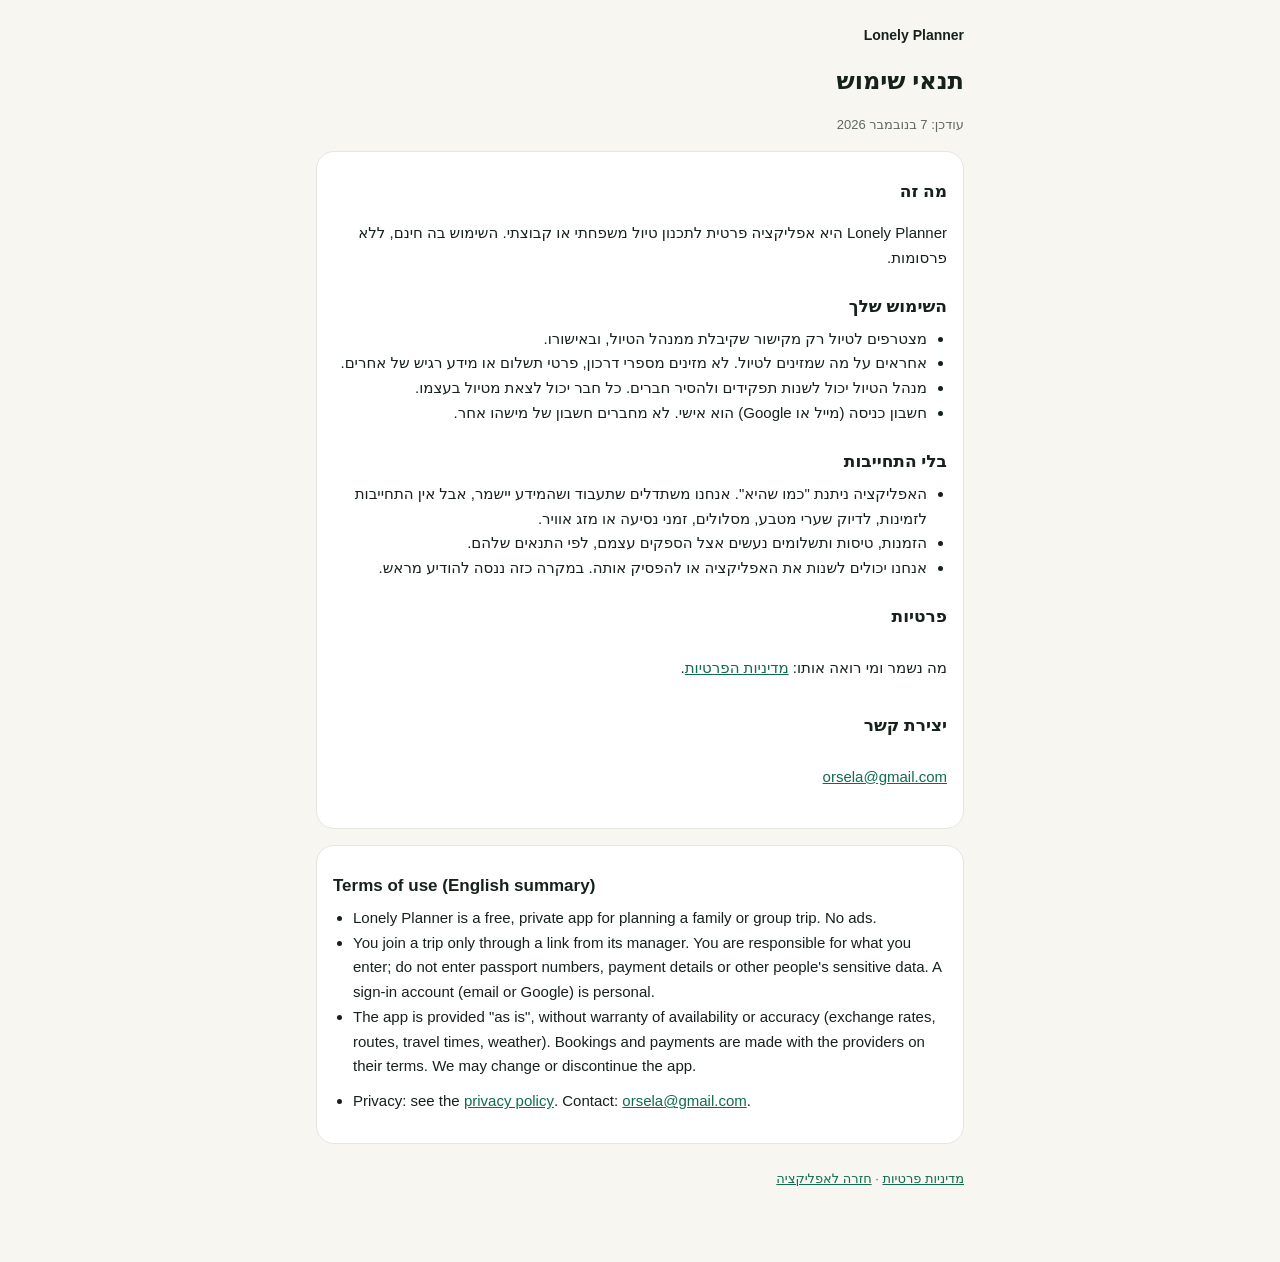
<file: terms/index.html>
<!doctype html>
<html lang="he" dir="rtl">
<head>
<meta charset="utf-8">
<meta name="viewport" content="width=device-width,initial-scale=1">
<title>תנאי שימוש · Lonely Planner</title>
<!-- Lonely Planner terms page · version 3.0.0-alpha.11 · F22a
     CHANGE 2026-11-07 F22A-TERMS-01: new file (no previous version). Static page, no scripts, no external requests (spec C12).
     Linked from the gate footer and from "עוד → אני". Required by Google's OAuth consent screen (Branding → terms of service).
     טיוטה לאישור — draft for Or's approval before merge. -->
<style>
:root{--bg:#f7f6f1;--card:#fff;--text:#17211b;--muted:#5f6861;--line:#e4e6df;--primary:#0f6b4f}
@media (prefers-color-scheme:dark){:root{--bg:#111614;--card:#1a211d;--text:#eef2ee;--muted:#a7b0a9;--line:#2c3530;--primary:#5fc49b}}
*{box-sizing:border-box}
body{margin:0;background:var(--bg);color:var(--text);font-family:Arial,'Segoe UI',system-ui,sans-serif;font-size:15px;line-height:1.65}
main{max-width:680px;margin:0 auto;padding:24px 16px 48px}
.brand{font-size:14px;font-weight:900}
h1{font-size:24px;margin:14px 0 4px}
h2{font-size:17px;margin:22px 0 6px}
.muted{color:var(--muted);font-size:13px}
.card{background:var(--card);border:1px solid var(--line);border-radius:18px;padding:4px 16px 14px;margin-top:16px}
ul{padding:0 20px 0 0;margin:6px 0}
a{color:var(--primary);display:inline-block;min-height:44px;line-height:44px}
section[lang=en]{direction:ltr;text-align:left}
section[lang=en] ul{padding:0 0 0 20px}
</style>
</head>
<body>
<main>
<div class="brand">Lonely Planner</div>
<h1>תנאי שימוש</h1>
<p class="muted">עודכן: 7 בנובמבר 2026</p>

<div class="card">
<h2>מה זה</h2>
<p>Lonely Planner היא אפליקציה פרטית לתכנון טיול משפחתי או קבוצתי. השימוש בה חינם, ללא פרסומות.</p>
<h2>השימוש שלך</h2>
<ul>
<li>מצטרפים לטיול רק מקישור שקיבלת ממנהל הטיול, ובאישורו.</li>
<li>אחראים על מה שמזינים לטיול. לא מזינים מספרי דרכון, פרטי תשלום או מידע רגיש של אחרים.</li>
<li>מנהל הטיול יכול לשנות תפקידים ולהסיר חברים. כל חבר יכול לצאת מטיול בעצמו.</li>
<li>חשבון כניסה (מייל או Google) הוא אישי. לא מחברים חשבון של מישהו אחר.</li>
</ul>
<h2>בלי התחייבות</h2>
<ul>
<li>האפליקציה ניתנת "כמו שהיא". אנחנו משתדלים שתעבוד ושהמידע יישמר, אבל אין התחייבות לזמינות, לדיוק שערי מטבע, מסלולים, זמני נסיעה או מזג אוויר.</li>
<li>הזמנות, טיסות ותשלומים נעשים אצל הספקים עצמם, לפי התנאים שלהם.</li>
<li>אנחנו יכולים לשנות את האפליקציה או להפסיק אותה. במקרה כזה ננסה להודיע מראש.</li>
</ul>
<h2>פרטיות</h2>
<p>מה נשמר ומי רואה אותו: <a href="../privacy/">מדיניות הפרטיות</a>.</p>
<h2>יצירת קשר</h2>
<p><a href="mailto:orsela@gmail.com">orsela@gmail.com</a></p>
</div>

<section class="card" lang="en">
<h2>Terms of use (English summary)</h2>
<ul>
<li>Lonely Planner is a free, private app for planning a family or group trip. No ads.</li>
<li>You join a trip only through a link from its manager. You are responsible for what you enter; do not enter passport numbers, payment details or other people's sensitive data. A sign-in account (email or Google) is personal.</li>
<li>The app is provided "as is", without warranty of availability or accuracy (exchange rates, routes, travel times, weather). Bookings and payments are made with the providers on their terms. We may change or discontinue the app.</li>
<li>Privacy: see the <a href="../privacy/">privacy policy</a>. Contact: <a href="mailto:orsela@gmail.com">orsela@gmail.com</a>.</li>
</ul>
</section>
<p class="muted"><a href="../privacy/">מדיניות פרטיות</a> · <a href="../app/">חזרה לאפליקציה</a></p>
</main>
</body>
</html>
</file>
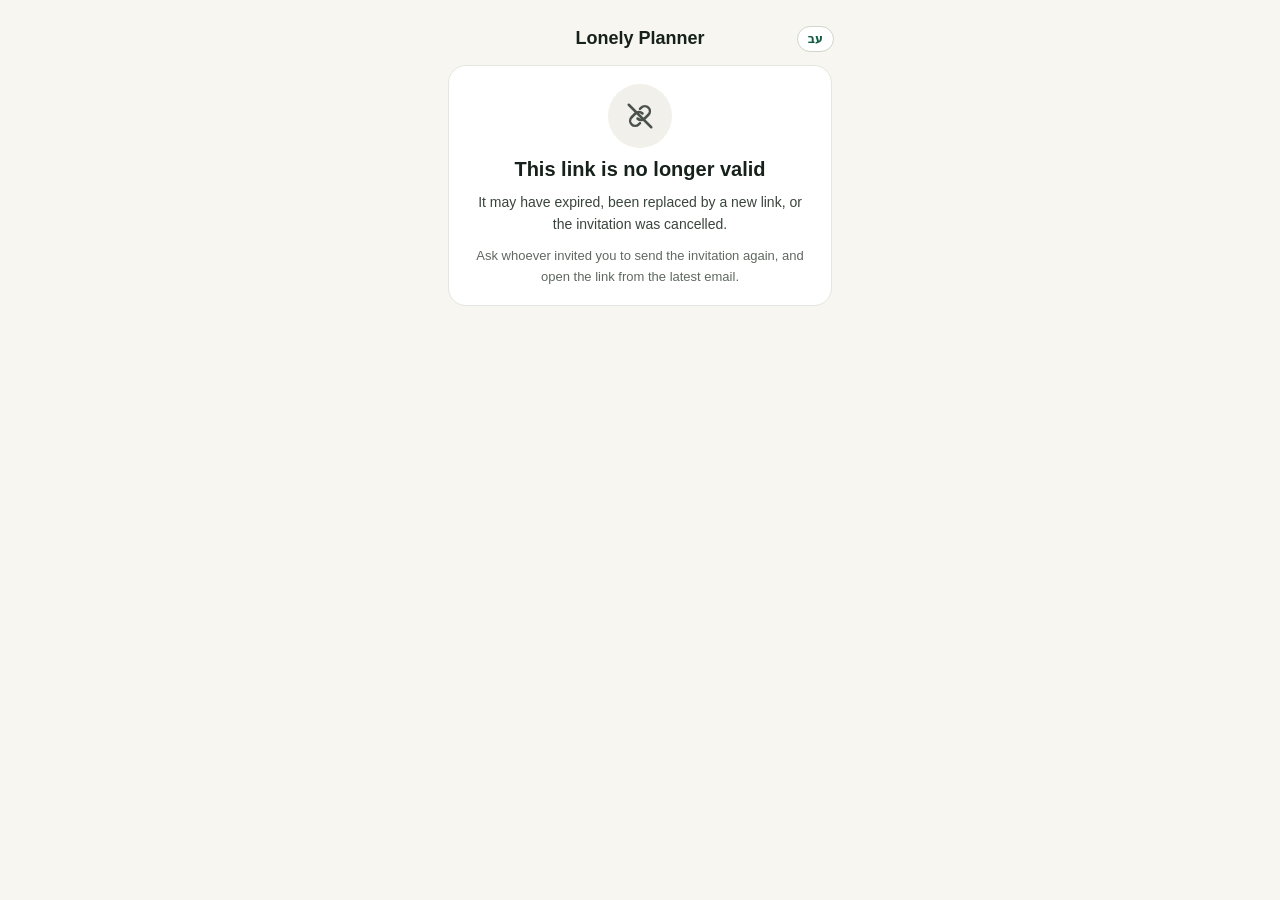
<file: ops/old_address_redirect/invite/index.html>
<!doctype html>
<html lang="he" dir="rtl"><head><meta charset="utf-8">
<meta name="viewport" content="width=device-width,initial-scale=1">
<meta name="robots" content="noindex">
<title>Lonely Planner</title>
<!-- Lonely Planner · old-address redirect · version 1.0.0
     CHANGE 2026-10-12 F04-NAME-03: new file. The app moved from orsela.github.io/Plan_Travel/ to
     orsela.github.io/Lonely_Planner/ (repo renamed). This page forwards invite/ keeping ?query and #hash
     (invite tokens live in the hash and never reach a server). -->
<script>
(function(){var to='https://orsela.github.io/Lonely_Planner/invite/'+location.search+location.hash;location.replace(to);})();
</script>
<style>body{margin:0;font-family:Arial,sans-serif;background:#f6f5f0;color:#17211b;display:flex;min-height:100vh;align-items:center;justify-content:center;text-align:center;padding:16px}a{color:#0f6b4f}</style>
</head><body><div><div style="font-weight:900;font-size:20px;color:#0f6b4f">Lonely Planner</div>
<p>האפליקציה עברה לכתובת חדשה.</p>
<p><a id="go" href="https://orsela.github.io/Lonely_Planner/invite/">מעבר לכתובת החדשה</a></p></div>
<script>document.getElementById('go').href='https://orsela.github.io/Lonely_Planner/invite/'+location.search+location.hash;</script>
</body></html>
</file>
